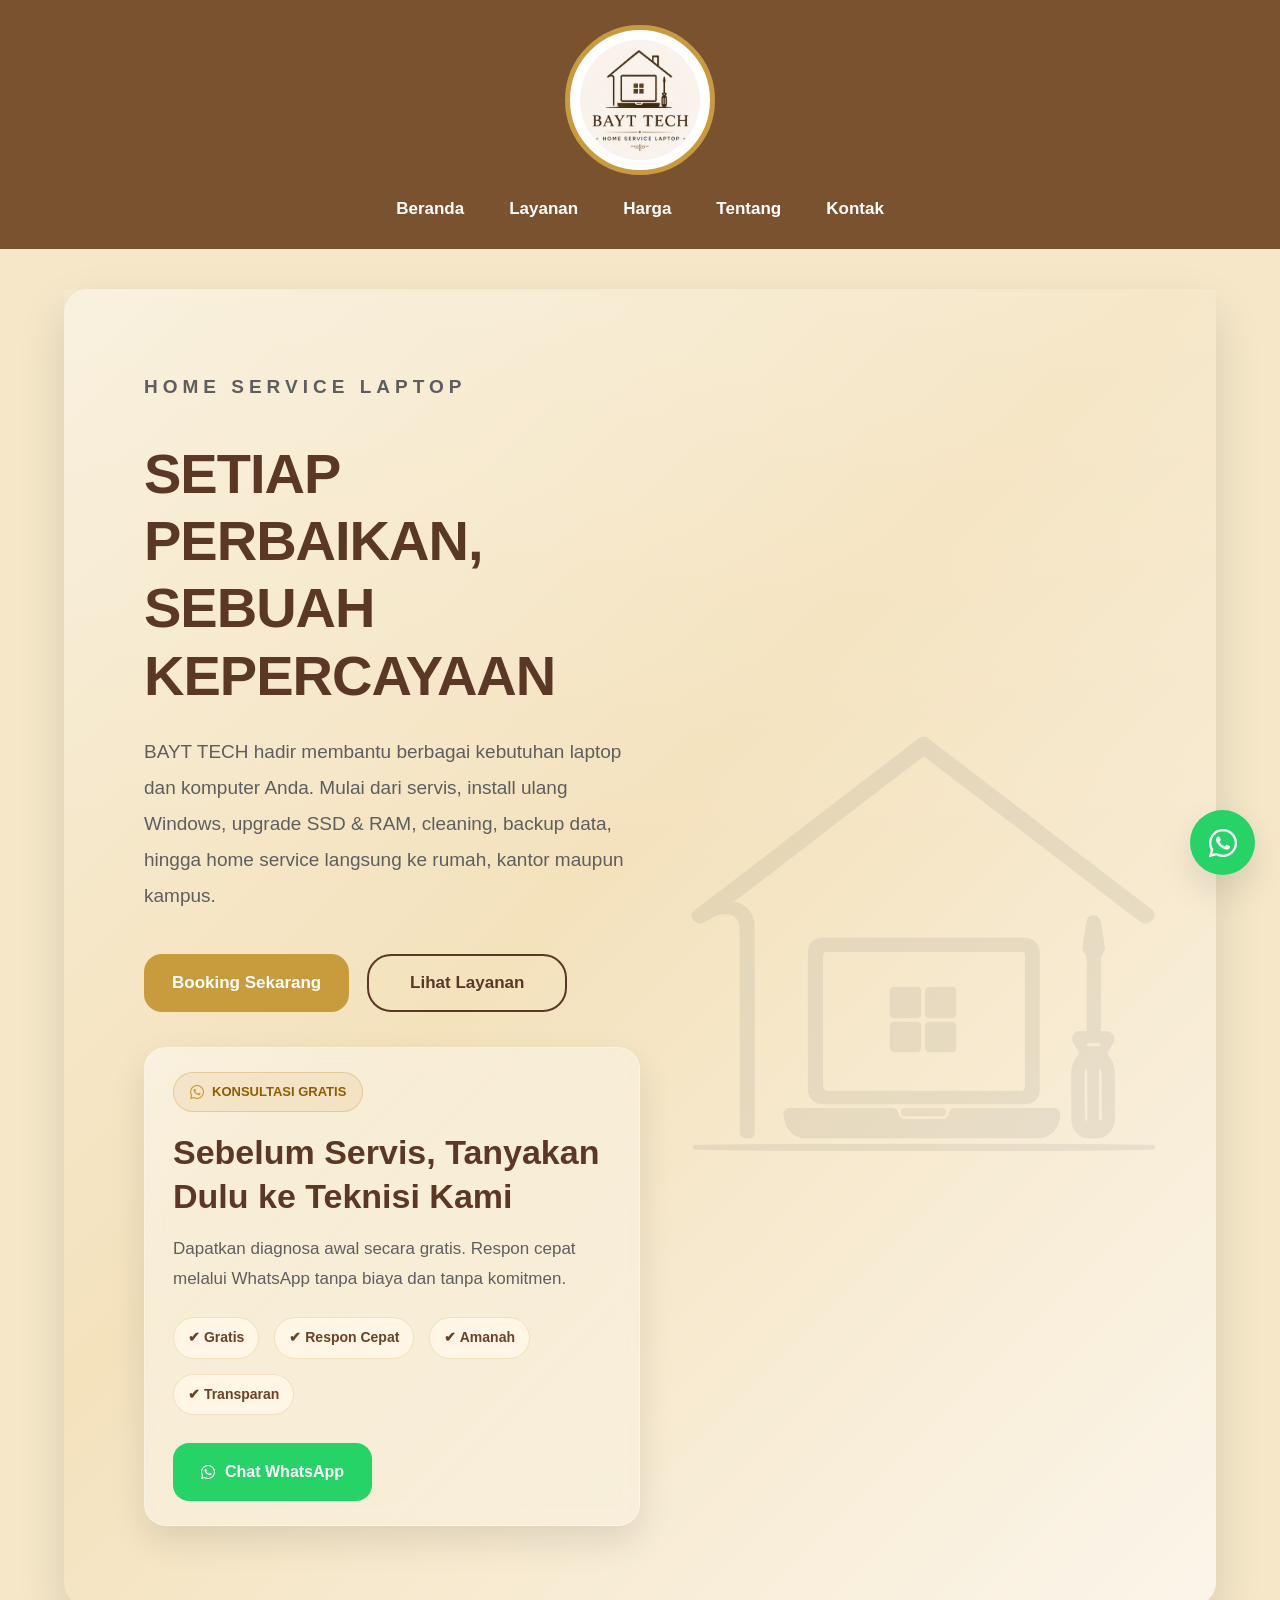
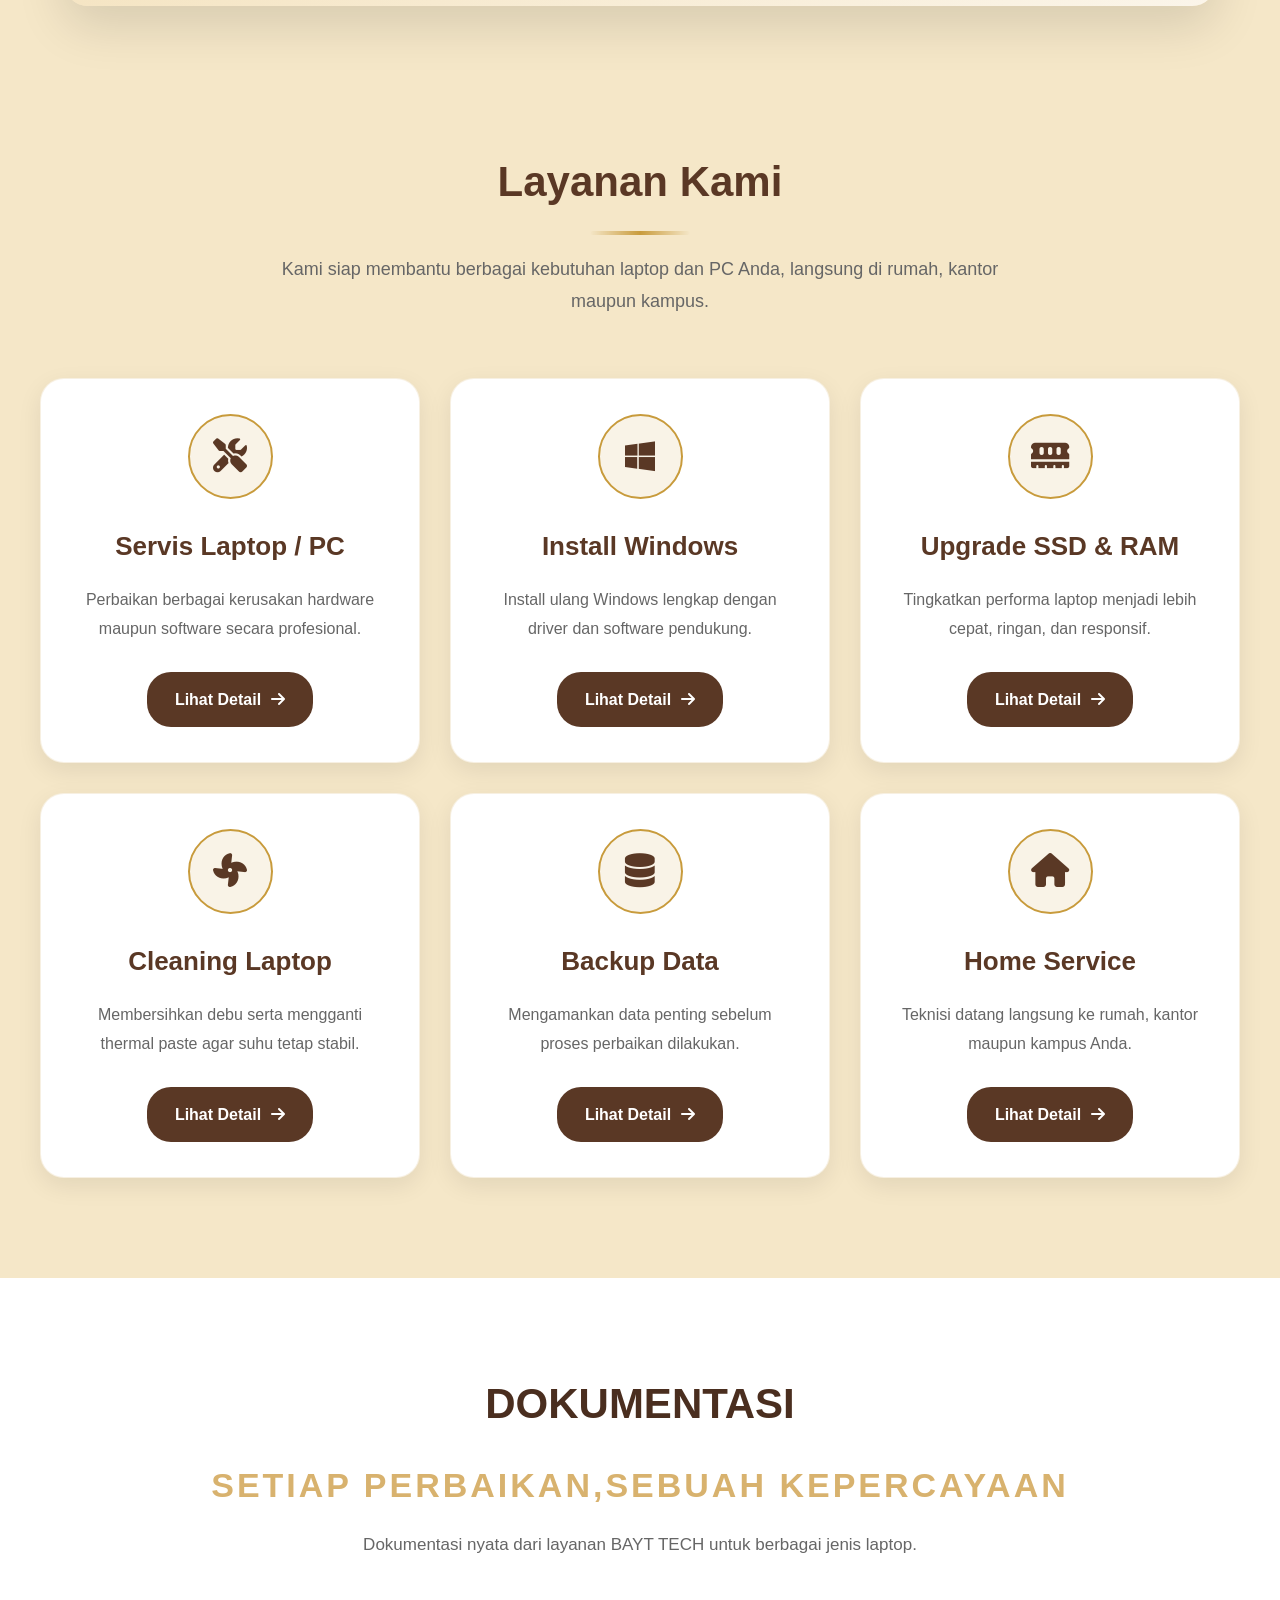
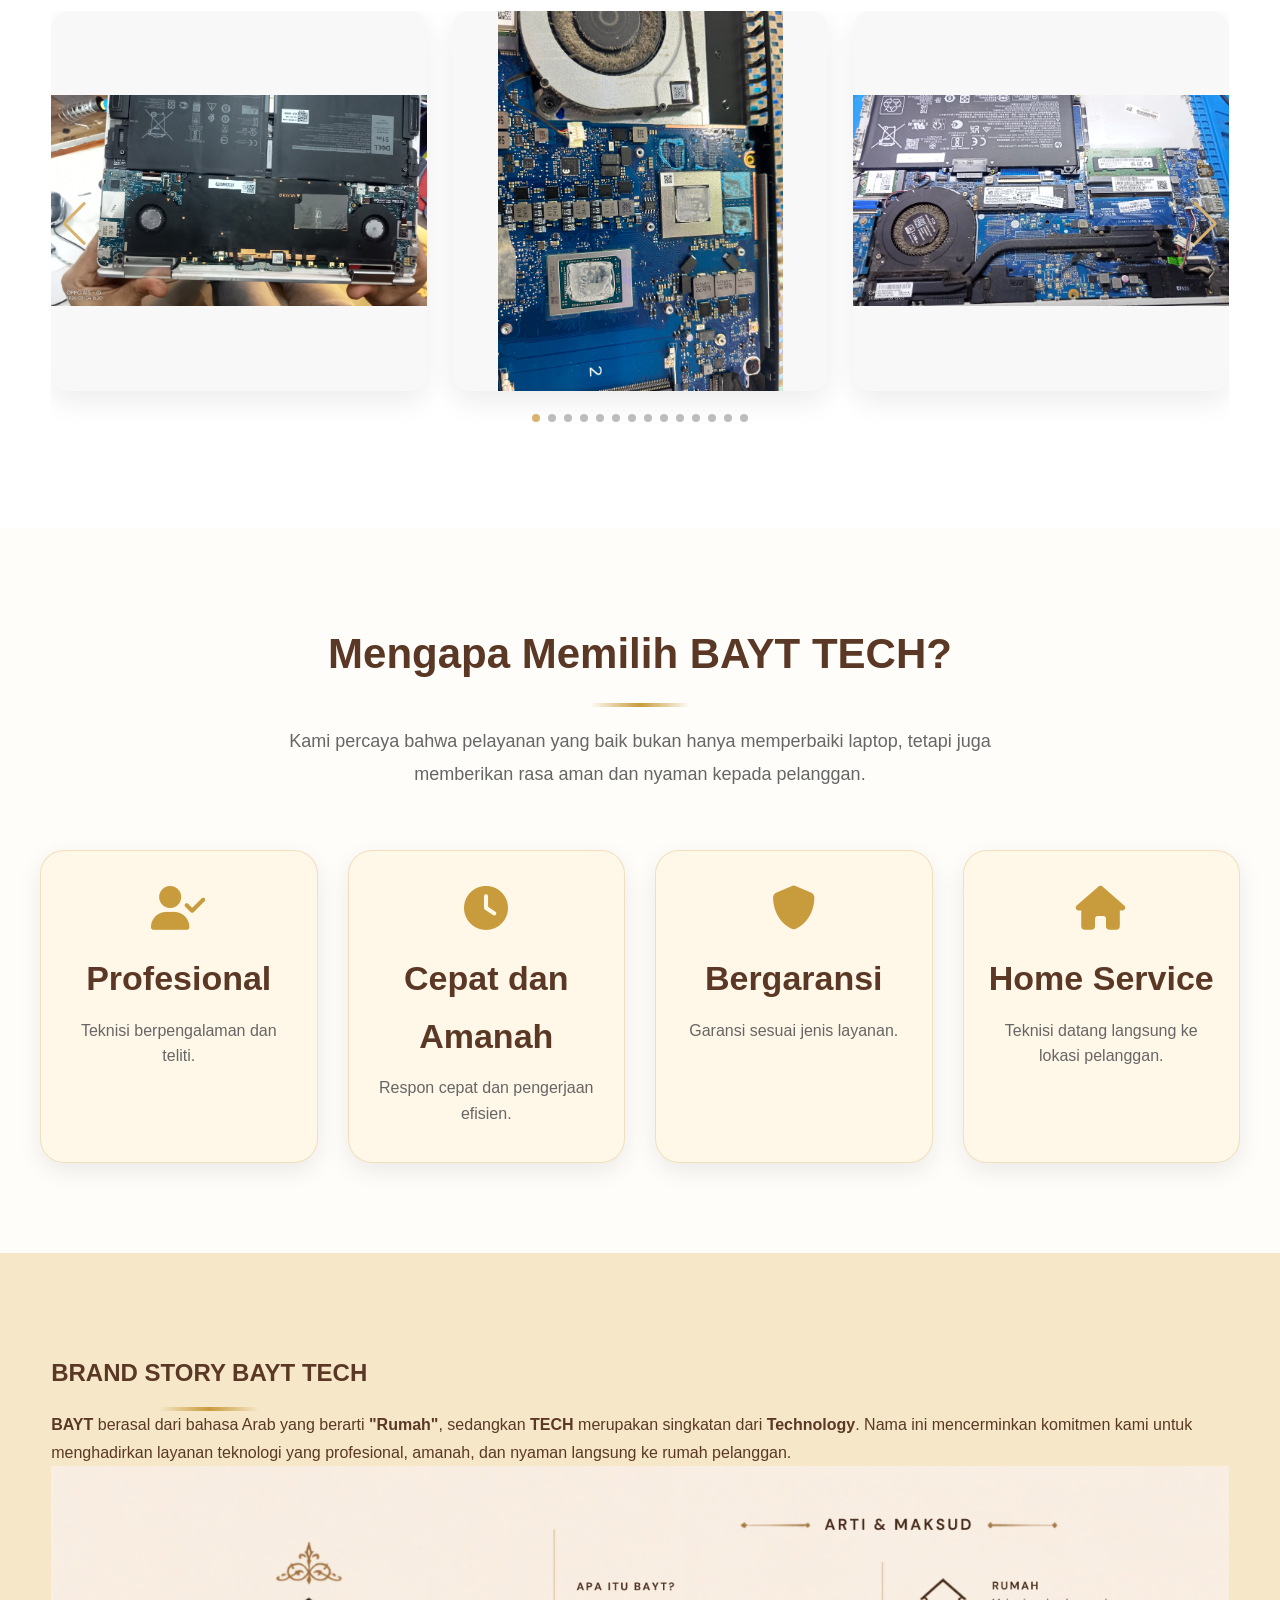
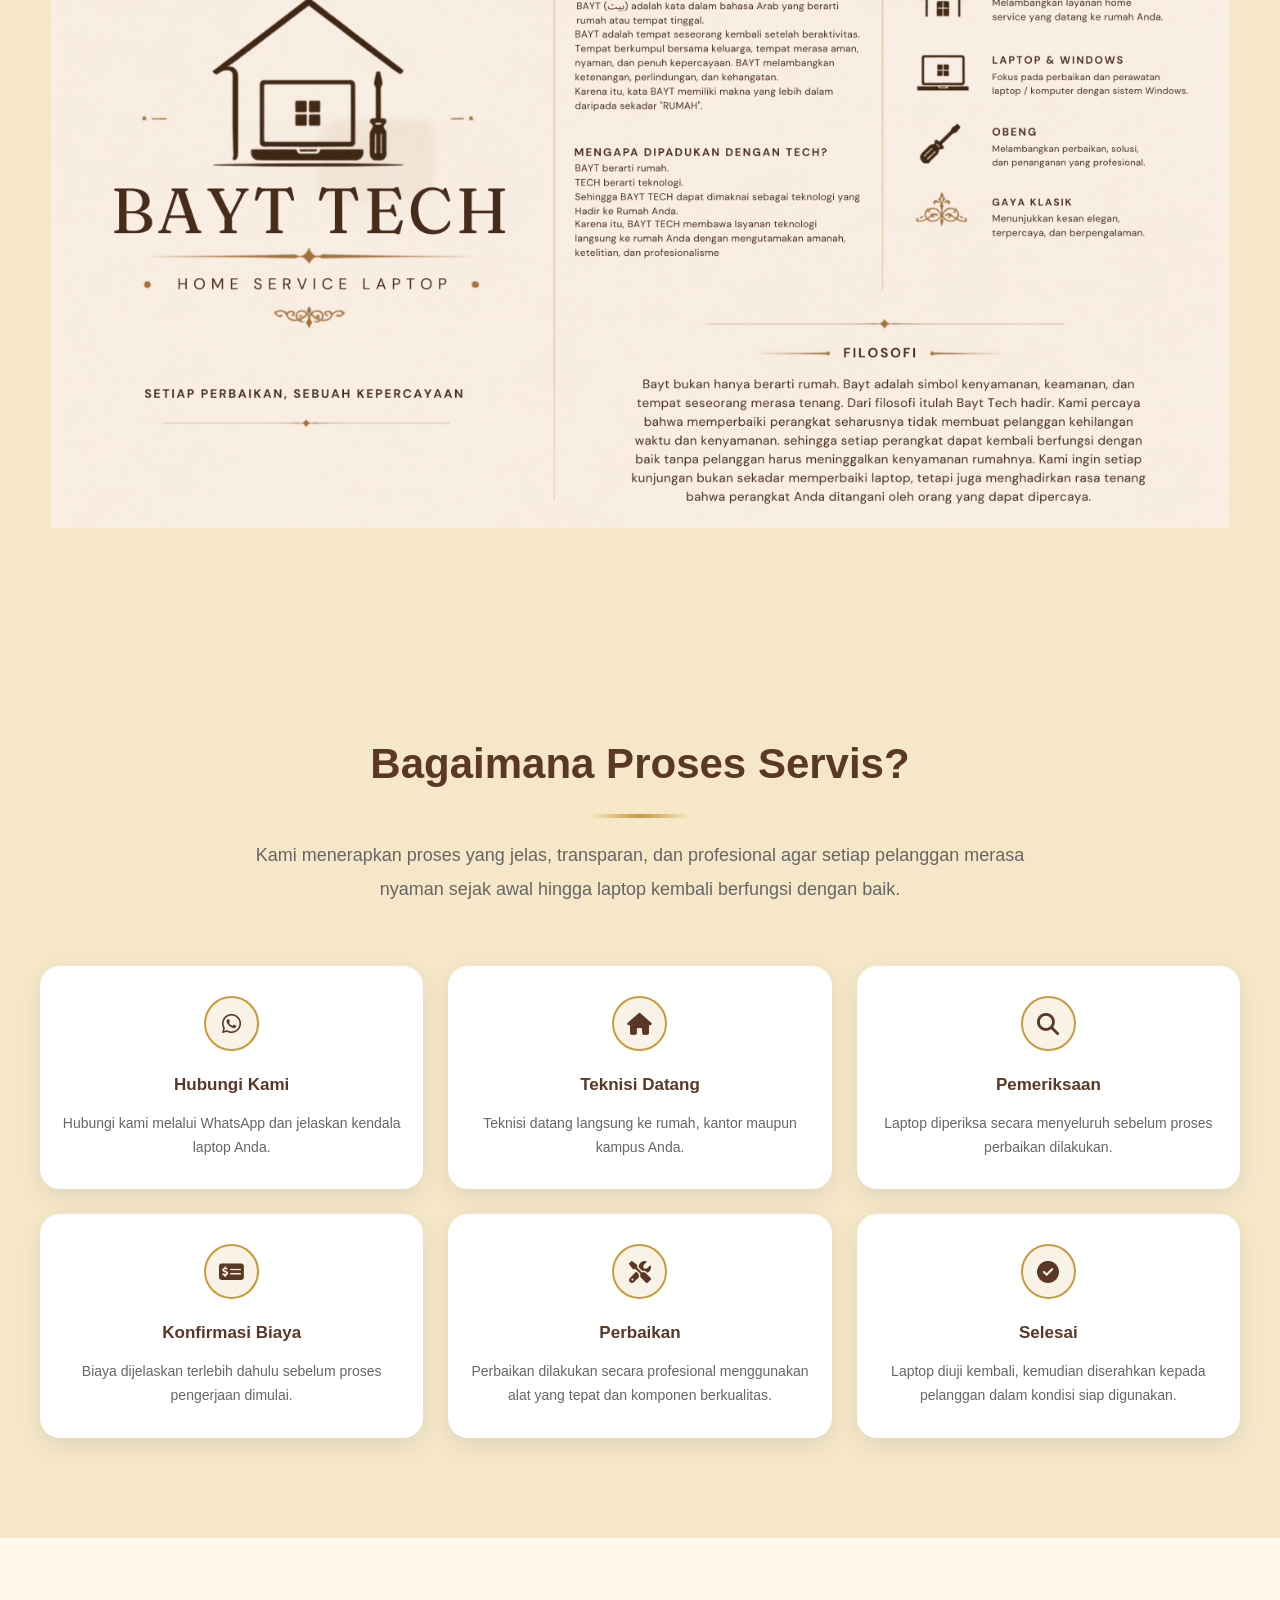
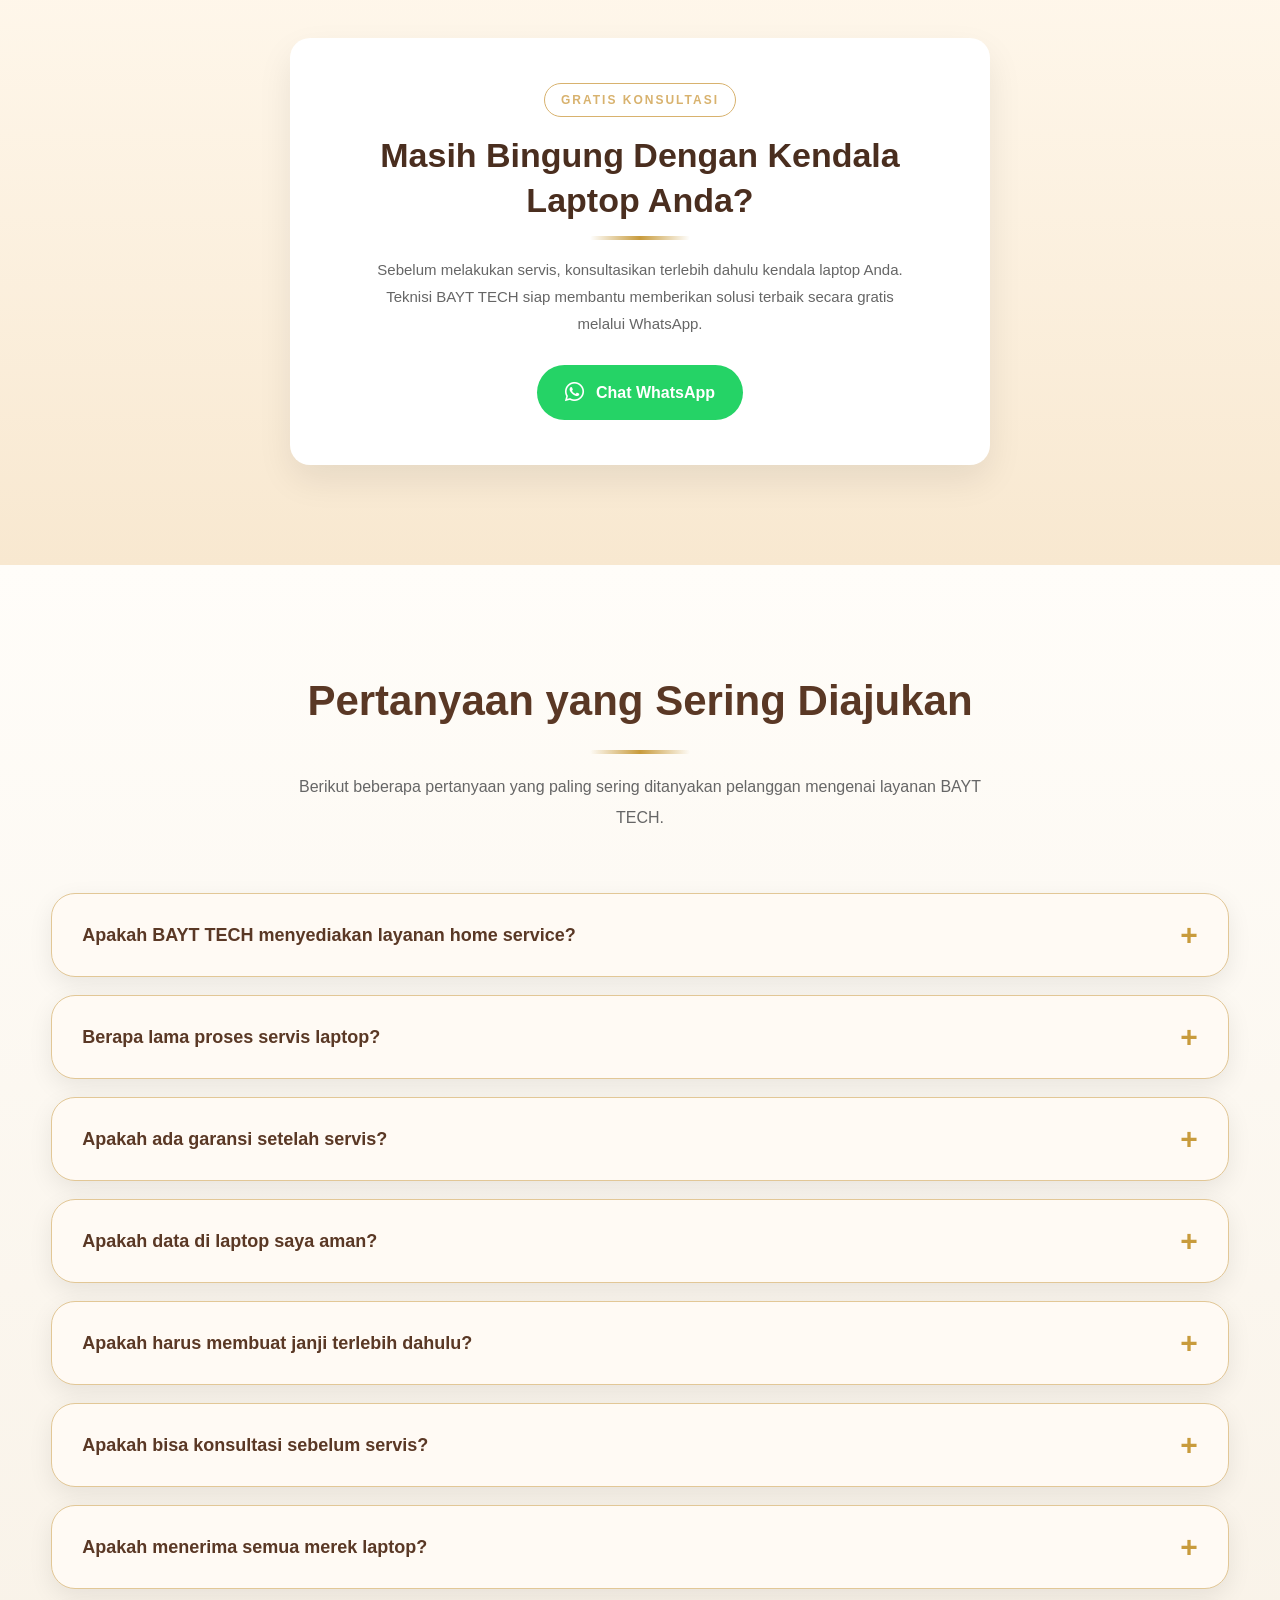
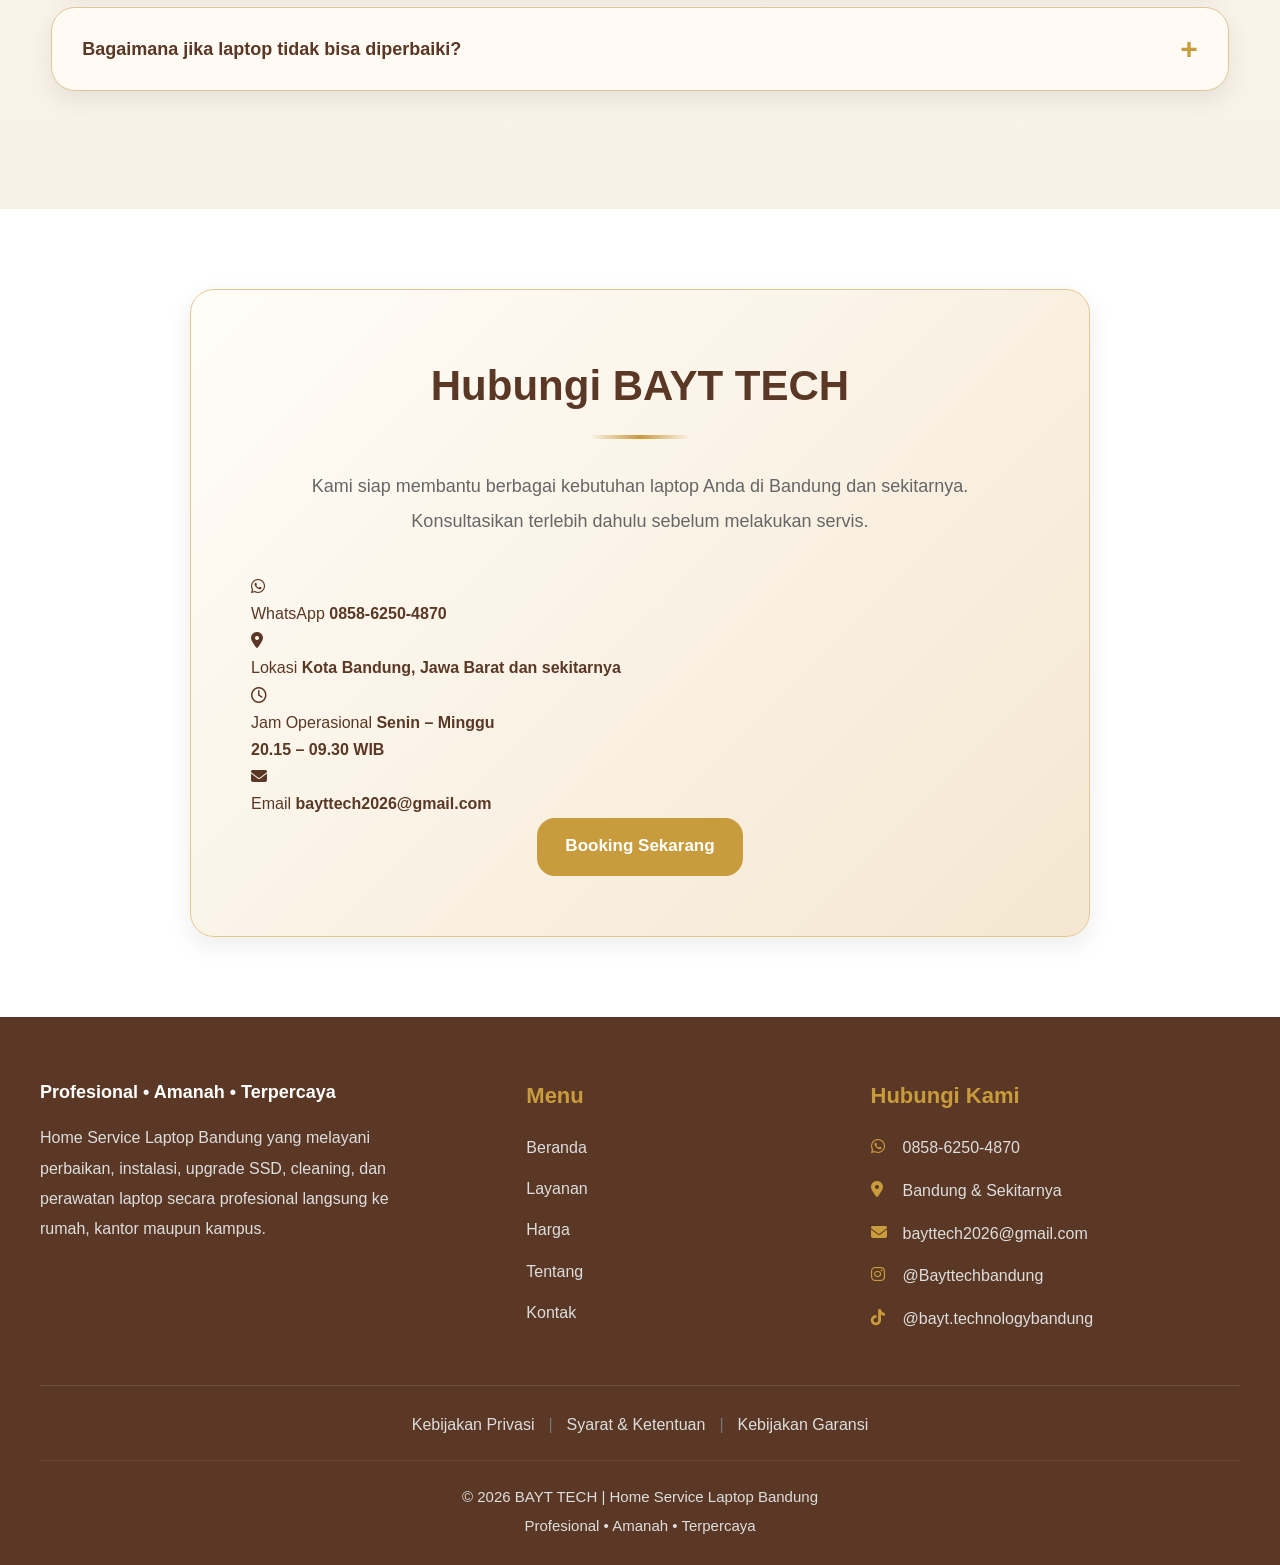
<file: index.html>
<!DOCTYPE html>
<html lang="id">

<head>

    <!-- =====================================================
         BASIC META
    ====================================================== -->

    <meta charset="UTF-8">

    <meta name="viewport"
          content="width=device-width, initial-scale=1.0">

    <title>BAYT TECH | Home Service Laptop Bandung - servis laptop panggilan</title>

    <meta name="description"
          content="BAYT TECH menyediakan layanan Home Service Laptop di Bandung. Servis Laptop, Install Windows, Upgrade SSD & RAM, Cleaning Laptop, Backup Data, dan Teknisi datang langsung ke rumah maupun kantor.">

    <meta name="keywords"
          content="Servis Laptop Bandung, Home Service Laptop Bandung, Install Windows Bandung, Upgrade SSD, Upgrade RAM, Cleaning Laptop, BAYT TECH">

    <meta name="author"
          content="BAYT TECH">

    <meta name="viewport" content="width=device-width, initial-scale=1.0">      
     
    <meta name="robots"
          content="index, follow">

    <meta name="theme-color"
          content="#4A2E1F">

    <!-- =====================================================
         FAVICON
    ====================================================== -->

    <link rel="icon"
          href="images/logo/favicon.ico"
          type="image/x-icon">

    <link rel="manifest"
          href="manifest.json">

    <!-- =====================================================
         OPEN GRAPH
    ====================================================== -->

    <meta property="og:type"
          content="website">

    <meta property="og:title"
          content="BAYT TECH | Home Service Laptop Bandung">

    <meta property="og:description"
          content="Setiap Perbaikan, Sebuah Kepercayaan.">

    <!-- =====================================================
         TWITTER
    ====================================================== -->

    <meta name="twitter:card"
          content="summary_large_image">

    <meta name="twitter:title"
          content="BAYT TECH | Home Service Laptop Bandung">

    <meta name="twitter:description"
          content="Setiap Perbaikan, Sebuah Kepercayaan.">

    <!-- =====================================================
         CSS
    ====================================================== -->
    
    <link rel="stylesheet" href="https://cdn.jsdelivr.net/npm/swiper@11/swiper-bundle.min.css">
    
    <link rel="stylesheet"
          href="style.css">

    <link rel="stylesheet"
          href="https://cdnjs.cloudflare.com/ajax/libs/font-awesome/6.5.2/css/all.min.css">

    <link rel="stylesheet"
          href="https://unpkg.com/aos@2.3.4/dist/aos.css">

    <link rel="preload"
      href="images/logo.png"
      as="image">

    <!-- =====================================================
         LOCAL BUSINESS SCHEMA
    ====================================================== -->

    <script type="application/ld+json">
{
    "@context":"https://schema.org",
    "@type":"ComputerRepair",
    "name":"BAYT TECH",
    "description":"Home Service Laptop Bandung. Servis Laptop, Install Windows, Upgrade SSD & RAM, Cleaning Laptop, Backup Data.",
    "image":"images/logo/logo.png",
    "slogan":"Setiap Perbaikan, Sebuah Kepercayaan.",
    "telephone":"+6285862504870",
    "address":{
        "@type":"PostalAddress",
        "addressLocality":"Bandung",
        "addressRegion":"Jawa Barat",
        "addressCountry":"ID"
    },
    "areaServed":"Bandung",
    "priceRange":"$$"
}
    </script>

    <!-- Google tag (gtag.js) -->
<script async src="https://www.googletagmanager.com/gtag/js?id=G-MCREHY342C"></script>
<script>
  window.dataLayer = window.dataLayer || [];
  function gtag(){dataLayer.push(arguments);}
  gtag('js', new Date());

  gtag('config', 'G-MCREHY342C');
</script>

</head>

<body>

<!-- =====================================================
     PRELOADER
====================================================== -->

<div id="preloader">

    <div class="loader-content">

        <img src="images/logo.png"
             alt="Logo BAYT TECH">

        <h2>BAYT TECH</h2>

        <p>
            Setiap Perbaikan, Sebuah Kepercayaan.
        </p>

        <div class="loader-spinner"></div>

    </div>

</div>

<!-- =====================================================
     HEADER
====================================================== -->

<header>

    <a href="index.html"
       class="logo">

        <img src="images/logo.png"
             alt="Logo BAYT TECH"
             loading="lazy"
     decoding="async">

    </a>

    <nav>

        <ul>

            <li><a href="#beranda">Beranda</a></li>

            <li><a href="#layanan">Layanan</a></li>

            <li><a href="harga.html">Harga</a></li>

            <li><a href="#tentang">Tentang</a></li>

            <li><a href="#kontak">Kontak</a></li>

        </ul>

    </nav>

</header>

<!-- =====================================================
     HERO
====================================================== -->

<section id="beranda"
         class="hero">

    <div class="hero-bg-logo"></div>

    <div class="hero-text"
         data-aos="fade-right">

        <p class="hero-subtitle">

            HOME SERVICE LAPTOP

        </p>

        <h1>

            SETIAP PERBAIKAN,
            <br>
            SEBUAH KEPERCAYAAN

        </h1>

        <p>

            BAYT TECH hadir membantu berbagai kebutuhan
            laptop dan komputer Anda.

            Mulai dari servis,
            install ulang Windows,
            upgrade SSD & RAM,
            cleaning,
            backup data,
            hingga home service langsung
            ke rumah, kantor maupun kampus.

        </p>

        <div class="hero-button">

            <a href="https://wa.me/6285862504870?text=Halo%20BAYT%20TECH.%0A%0ASaya%20ingin%20menggunakan%20layanan%20Home%20Service%20Laptop.%0A%0ANama%20:%0AAlamat%20:%0AJenis%20Laptop%20:%0AKeluhan%20:%0A%0ATerima%20kasih."
               target="_blank"
               target="_blank"
rel="noopener noreferrer"
               class="btn">

                Booking Sekarang

            </a>

            <a href="#layanan"
               class="btn2">

                Lihat Layanan

            </a>

        </div>

        <!-- CONSULT BANNER -->

        <div class="consult-banner">

            <div class="consult-badge">

                <i class="fa-brands fa-whatsapp"></i>

                <span>KONSULTASI GRATIS</span>

            </div>

            <h3>

                Sebelum Servis,
                Tanyakan Dulu ke Teknisi Kami

            </h3>

            <p>

                Dapatkan diagnosa awal secara gratis.
                Respon cepat melalui WhatsApp tanpa biaya
                dan tanpa komitmen.

            </p>

            <div class="consult-feature">

                <span>✔ Gratis</span>

                <span>✔ Respon Cepat</span>

                <span>✔ Amanah</span>

                <span>✔ Transparan</span>

            </div>

            <a href="https://wa.me/6285862504870?text=Halo%20BAYT%20TECH"
               target="_blank"
               target="_blank"
rel="noopener noreferrer"
               class="consult-button">

                <i class="fa-brands fa-whatsapp"></i>

                Chat WhatsApp

            </a>

        </div>

    </div>

</section>

<!-- =====================================================
     LAYANAN
====================================================== -->

<section id="layanan">

    <h2 data-aos="fade-up">

        Layanan Kami

    </h2>

    <p class="layanan-sub"
       data-aos="fade-up">

        Kami siap membantu berbagai kebutuhan laptop dan PC Anda,
        langsung di rumah, kantor maupun kampus.

    </p>

    <div class="service-grid">

        <!-- Servis Laptop -->

        <div class="service-card"
             data-aos="fade-up">

            <div class="icon">
                <i class="fa-solid fa-screwdriver-wrench"></i>
            </div>

            <h3>Servis Laptop / PC</h3>

            <p>

                Perbaikan berbagai kerusakan hardware
                maupun software secara profesional.

            </p>

            <a href="servis-laptop.html"
               class="service-btn">

                Lihat Detail

                <i class="fa-solid fa-arrow-right"></i>

            </a>

        </div>

        <!-- Install Windows -->

        <div class="service-card"
             data-aos="fade-up"
             data-aos-delay="100">

            <div class="icon">
                <i class="fa-brands fa-windows"></i>
            </div>

            <h3>Install Windows</h3>

            <p>

                Install ulang Windows lengkap
                dengan driver dan software pendukung.

            </p>

            <a href="install-windows.html"
               class="service-btn">

                Lihat Detail

                <i class="fa-solid fa-arrow-right"></i>

            </a>

        </div>

        <!-- Upgrade -->

        <div class="service-card"
             data-aos="fade-up"
             data-aos-delay="200">

            <div class="icon">
                <i class="fa-solid fa-memory"></i>
            </div>

            <h3>Upgrade SSD & RAM</h3>

            <p>

                Tingkatkan performa laptop menjadi
                lebih cepat, ringan, dan responsif.

            </p>

            <a href="upgrade-ssd.html"
               class="service-btn">

                Lihat Detail

                <i class="fa-solid fa-arrow-right"></i>

            </a>

        </div>

        <!-- Cleaning -->

        <div class="service-card"
             data-aos="fade-up">

            <div class="icon">
                <i class="fa-solid fa-fan"></i>
            </div>

            <h3>Cleaning Laptop</h3>

            <p>

                Membersihkan debu serta mengganti
                thermal paste agar suhu tetap stabil.

            </p>

            <a href="cleaning-laptop.html"
               class="service-btn">

                Lihat Detail

                <i class="fa-solid fa-arrow-right"></i>

            </a>

        </div>

        <!-- Backup -->

        <div class="service-card"
             data-aos="fade-up"
             data-aos-delay="100">

            <div class="icon">
                <i class="fa-solid fa-database"></i>
            </div>

            <h3>Backup Data</h3>

            <p>

                Mengamankan data penting sebelum
                proses perbaikan dilakukan.

            </p>

            <a href="backup-data.html"
               class="service-btn">

                Lihat Detail

                <i class="fa-solid fa-arrow-right"></i>

            </a>

        </div>

        <!-- Home Service -->

        <div class="service-card"
             data-aos="fade-up"
             data-aos-delay="200">

            <div class="icon">
                <i class="fa-solid fa-house"></i>
            </div>

            <h3>Home Service</h3>

            <p>

                Teknisi datang langsung ke rumah,
                kantor maupun kampus Anda.

            </p>

            <a href="home-service.html"
               class="service-btn">

                Lihat Detail

                <i class="fa-solid fa-arrow-right"></i>

            </a>

        </div>

    </div>

</section>

<!-- ================= GALERI ================= -->

<section class="gallery">

    <div class="container">

      <div class="gallery-header">

    <H2>DOKUMENTASI</H2>

    <span>SETIAP PERBAIKAN,SEBUAH KEPERCAYAAN</span>
    <p>
        Dokumentasi nyata dari layanan
BAYT TECH untuk berbagai jenis laptop.
    </p>

</div>

        <div class="swiper gallerySwiper">

            <div class="swiper-wrapper">

                <div class="swiper-slide">
                    <img src="images/gallery/gallery1.webp" alt="Gallery 1">
                </div>

                <div class="swiper-slide">
                    <img src="images/gallery/gallery2.webp" alt="Gallery 2">
                </div>

                <div class="swiper-slide">
                    <img src="images/gallery/gallery3.webp" alt="Gallery 3">
                </div>

                <div class="swiper-slide">
                    <img src="images/gallery/gallery4.webp" alt="Gallery 4">
                </div>

                <div class="swiper-slide">
                    <img src="images/gallery/gallery5.webp" alt="Gallery 5">
                </div>

                <div class="swiper-slide">
                    <img src="images/gallery/gallery6.webp" alt="Gallery 6">
                </div>

                <div class="swiper-slide">
                    <img src="images/gallery/gallery7.webp" alt="Gallery 7">
                </div>

                <div class="swiper-slide">
                    <img src="images/gallery/gallery8.webp" alt="Gallery 8">
                </div>

                <div class="swiper-slide">
                    <img src="images/gallery/gallery9.webp" alt="Gallery 9">
                </div>

                <div class="swiper-slide">
                    <img src="images/gallery/gallery10.webp" alt="Gallery 10">
                </div>

                <div class="swiper-slide">
                    <img src="images/gallery/gallery11.webp" alt="Gallery 11">
                </div>

                <div class="swiper-slide">
                    <img src="images/gallery/gallery12.webp" alt="Gallery 12">
                </div>

                <div class="swiper-slide">
                    <img src="images/gallery/gallery13.webp" alt="Gallery 13">
                </div>

                <div class="swiper-slide">
                    <img src="images/gallery/gallery14.webp" alt="Gallery 14">
                </div>


            </div>

            <div class="swiper-pagination"></div>

            <div class="swiper-button-prev"></div>

            <div class="swiper-button-next"></div>

        </div>

    </div>

</section>

<!-- =====================================================
     MENGAPA MEMILIH BAYT TECH
====================================================== -->

<section id="tentang"
         class="statistik">

    <h2 data-aos="fade-up">

        Mengapa Memilih BAYT TECH?

    </h2>

    <p data-aos="fade-up">

        Kami percaya bahwa pelayanan yang baik
        bukan hanya memperbaiki laptop,
        tetapi juga memberikan rasa aman
        dan nyaman kepada pelanggan.

    </p>

    <div class="statistik-grid">

        <div class="stat-card"
             data-aos="zoom-in">

            <i class="fa-solid fa-user-check"></i>

            <h3>Profesional</h3>

            <span>

                Teknisi berpengalaman
                dan teliti.

            </span>

        </div>

        <div class="stat-card"
             data-aos="zoom-in"
             data-aos-delay="100">

            <i class="fa-solid fa-clock"></i>

            <h3>Cepat dan Amanah</h3>

            <span>

                Respon cepat
                dan pengerjaan efisien.

            </span>

        </div>

        <div class="stat-card"
             data-aos="zoom-in"
             data-aos-delay="200">

            <i class="fa-solid fa-shield"></i>

            <h3>Bergaransi</h3>

            <span>

                Garansi sesuai
                jenis layanan.

            </span>

        </div>

        <div class="stat-card"
             data-aos="zoom-in"
             data-aos-delay="300">

            <i class="fa-solid fa-house"></i>

            <h3>Home Service</h3>

            <span>

                Teknisi datang
                langsung ke lokasi pelanggan.

            </span>

        </div>

    </div>

</section>

<!-- =====================================================
     BRAND STORY BAYT TECH
====================================================== -->

<section class="bayt-story">

    <div class="container">

        <div class="section-title">

            <h2>BRAND STORY BAYT TECH</h2>

            <p>

                <strong>BAYT</strong> berasal dari bahasa Arab yang berarti
                <strong>"Rumah"</strong>, sedangkan
                <strong>TECH</strong> merupakan singkatan dari
                <strong>Technology</strong>.

                Nama ini mencerminkan komitmen kami untuk menghadirkan
                layanan teknologi yang profesional, amanah,
                dan nyaman langsung ke rumah pelanggan.

            </p>

        </div>

        <img src="images/background-bayt-tech.png"
             alt="Brand Story BAYT TECH"
             class="bayt-story-image"
             loading="lazy"
     decoding="async">

    </div>

</section>

<!-- =====================================================
     PROSES LAYANAN
====================================================== -->

<section class="service-process">

    <div class="process-header">

        

        <h2>

            Bagaimana Proses Servis?

        </h2>

        <p>

            Kami menerapkan proses yang jelas,
            transparan, dan profesional
            agar setiap pelanggan merasa nyaman
            sejak awal hingga laptop kembali
            berfungsi dengan baik.

        </p>

    </div>

    <div class="process-grid">

        <!-- STEP 1 -->

        <div class="process-card reveal reveal-delay-1">

            <div class="process-icon">

                <i class="fa-brands fa-whatsapp"></i>

            </div>

            <h3>Hubungi Kami</h3>

            <p>

                Hubungi kami melalui WhatsApp
                dan jelaskan kendala laptop Anda.

            </p>

        </div>

        <!-- STEP 2 -->

         <div class="process-card reveal reveal-delay-2">

            <div class="process-icon">

                <i class="fa-solid fa-house"></i>

            </div>

            <h3>Teknisi Datang</h3>

            <p>

                Teknisi datang langsung ke rumah,
                kantor maupun kampus Anda.

            </p>

        </div>

        <!-- STEP 3 -->

        <div class="process-card reveal reveal-delay-3">

            <div class="process-icon">

                <i class="fa-solid fa-magnifying-glass"></i>

            </div>

            <h3>Pemeriksaan</h3>

            <p>

                Laptop diperiksa secara menyeluruh
                sebelum proses perbaikan dilakukan.

            </p>

        </div>

        <!-- STEP 4 -->

        <div class="process-card reveal reveal-delay-4">

            <div class="process-icon">

                <i class="fa-solid fa-money-check-dollar"></i>

            </div>

            <h3>Konfirmasi Biaya</h3>

            <p>

                Biaya dijelaskan terlebih dahulu
                sebelum proses pengerjaan dimulai.

            </p>

        </div>

        <!-- STEP 5 -->

        <div class="process-card reveal reveal-delay-5">

            <div class="process-icon">

                <i class="fa-solid fa-screwdriver-wrench"></i>

            </div>

            <h3>Perbaikan</h3>

            <p>

                Perbaikan dilakukan secara profesional
                menggunakan alat yang tepat
                dan komponen berkualitas.

            </p>

        </div>

        <!-- STEP 6 -->

        <div class="process-card reveal reveal-delay-5">

            <div class="process-icon">

                <i class="fa-solid fa-circle-check"></i>

            </div>

            <h3>Selesai</h3>

            <p>

                Laptop diuji kembali,
                kemudian diserahkan kepada pelanggan
                dalam kondisi siap digunakan.

            </p>

        </div>

    </div>

</section>

<!-- ===========================================
            PREMIUM CTA
=========================================== -->

<section class="cta-premium">

    <div class="container">

        <div class="cta-box">

            <span class="cta-badge">
                GRATIS KONSULTASI
            </span>

            <h2>
                Masih Bingung Dengan Kendala Laptop Anda?
            </h2>

            <p>
                Sebelum melakukan servis, konsultasikan terlebih dahulu
                kendala laptop Anda. Teknisi BAYT TECH siap membantu
                memberikan solusi terbaik secara gratis melalui WhatsApp.
            </p>

            <a href="https://wa.me/6285862504870"
               target="_blank"
               rel="noopener noreferrer"
               class="cta-button">

                <i class="fa-brands fa-whatsapp"></i>

                Chat WhatsApp

            </a>

        </div>

    </div>

</section>


<!-- =====================================================
     FAQ
====================================================== -->

<section class="faq">

    <div class="container">

        <div class="section-title">

            <h2>

                Pertanyaan yang Sering Diajukan

            </h2>

            <p>

                Berikut beberapa pertanyaan yang paling
                sering ditanyakan pelanggan mengenai
                layanan BAYT TECH.

            </p>

        </div>

        <!-- FAQ 1 -->

        <div class="faq-item">

            <button class="faq-question">

                Apakah BAYT TECH menyediakan layanan home service?

                <span>+</span>

            </button>

            <div class="faq-answer">

                <p>

                    Ya.
                    Kami menyediakan layanan home service
                    untuk wilayah Bandung dan sekitarnya,
                    sehingga Anda tidak perlu membawa
                    laptop ke tempat servis.

                </p>

            </div>

        </div>

        <!-- FAQ 2 -->

        <div class="faq-item">

            <button class="faq-question">

                Berapa lama proses servis laptop?

                <span>+</span>

            </button>

            <div class="faq-answer">

                <p>

                    Lama pengerjaan tergantung tingkat
                    kerusakan.
                    Servis ringan biasanya selesai
                    pada hari yang sama.

                </p>

            </div>

        </div>

        <!-- FAQ 3 -->

        <div class="faq-item">

            <button class="faq-question">

                Apakah ada garansi setelah servis?

                <span>+</span>

            </button>

            <div class="faq-answer">

                <p>

                    Ya.
                    Garansi diberikan sesuai
                    jenis layanan dan komponen
                    yang diganti.

                </p>

            </div>

        </div>

        <!-- FAQ 4 -->

        <div class="faq-item">

            <button class="faq-question">

                Apakah data di laptop saya aman?

                <span>+</span>

            </button>

            <div class="faq-answer">

                <p>

                    Kami menjaga privasi pelanggan.
                    Data tidak akan dibuka,
                    dipindahkan,
                    maupun disebarkan
                    tanpa izin.

                </p>

            </div>

        </div>

        <!-- FAQ 5 -->

        <div class="faq-item">

            <button class="faq-question">

                Apakah harus membuat janji terlebih dahulu?

                <span>+</span>

            </button>

            <div class="faq-answer">

                <p>

                    Sangat disarankan
                    agar teknisi dapat datang
                    sesuai jadwal yang disepakati.

                </p>

            </div>

        </div>

        <!-- FAQ 6 -->

        <div class="faq-item">

            <button class="faq-question">

                Apakah bisa konsultasi sebelum servis?

                <span>+</span>

            </button>

            <div class="faq-answer">

                <p>

                    Tentu.
                    Konsultasi awal dapat dilakukan
                    melalui WhatsApp
                    tanpa biaya.

                </p>

            </div>

        </div>

        <!-- FAQ 7 -->

        <div class="faq-item">

            <button class="faq-question">

                Apakah menerima semua merek laptop?

                <span>+</span>

            </button>

            <div class="faq-answer">

                <p>

                    Ya.
                    Kami melayani ASUS,
                    Acer,
                    HP,
                    Lenovo,
                    Dell,
                    MSI,
                    Apple,
                    dan berbagai merek lainnya.

                </p>

            </div>

        </div>

        <!-- FAQ 8 -->

        <div class="faq-item">

            <button class="faq-question">

                Bagaimana jika laptop tidak bisa diperbaiki?

                <span>+</span>

            </button>

            <div class="faq-answer">

                <p>

                    Kami akan menjelaskan hasil pemeriksaan
                    secara jujur serta memberikan
                    rekomendasi terbaik
                    sebelum tindakan apa pun dilakukan.

                </p>

            </div>

        </div>

    </div>

</section>

<!-- =====================================================
     KONTAK
====================================================== -->

<section id="kontak"
         class="service-detail">

    <div class="service-container">

        <!-- Informasi -->

        <div class="service-content"
             data-aos="fade-right">

            <h2>

                Hubungi BAYT TECH

            </h2>

            <p class="contact-desc">

                Kami siap membantu berbagai kebutuhan
                laptop Anda di Bandung dan sekitarnya.
                Konsultasikan terlebih dahulu
                sebelum melakukan servis.

            </p>

            <div class="contact-list">

                <div class="contact-item">

                    <i class="fa-brands fa-whatsapp"></i>

                    <div>

                        <span>WhatsApp</span>

                        <strong>

                            0858-6250-4870

                        </strong>

                    </div>

                </div>

                <div class="contact-item">

                    <i class="fa-solid fa-location-dot"></i>

                    <div>

                        <span>Lokasi</span>

                        <strong>

                            Kota Bandung,
                            Jawa Barat
                            dan sekitarnya

                        </strong>

                    </div>

                </div>

                <div class="contact-item">

                    <i class="fa-regular fa-clock"></i>

                    <div>

                        <span>Jam Operasional</span>

                        <strong>

                            Senin – Minggu
                            <br>
                            20.15 – 09.30 WIB

                        </strong>

                    </div>

                </div>

                <div class="contact-item">

                    <i class="fa-solid fa-envelope"></i>

                    <div>

                        <span>Email</span>

                        <strong>

                            bayttech2026@gmail.com

                        </strong>

                    </div>

                </div>

            </div>

            <div class="detail-button">

                <a href="https://wa.me/6285862504870?text=Halo%20BAYT%20TECH.%0A%0ASaya%20ingin%20menggunakan%20layanan%20Home%20Service%20Laptop.%0A%0ANama%20:%0AAlamat%20:%0AJenis%20Laptop%20:%0AKeluhan%20:%0A%0ATerima%20kasih."
                   target="_blank"
                   class="btn">

                    Booking Sekarang

                </a>

            </div>

        </div>


    </div>

</section>

<!-- =====================================================
                        FOOTER
====================================================== -->

<footer>

    <div class="footer-container">

        <!-- ================= ABOUT ================= -->

        <div class="footer-about">


            <h4 class="footer-tagline">

                Profesional • Amanah • Terpercaya

            </h4>

            <p>

                Home Service Laptop Bandung yang melayani
                perbaikan, instalasi, upgrade SSD, cleaning,
                dan perawatan laptop secara profesional
                langsung ke rumah, kantor maupun kampus.

            </p>

        </div>

        <!-- ================= MENU ================= -->

        <div>

            <h3 class="footer-title">

                Menu

            </h3>

            <ul class="footer-links">

                <li><a href="#beranda">Beranda</a></li>

                <li><a href="#layanan">Layanan</a></li>

                <li><a href="harga.html">Harga</a></li>

                <li><a href="#tentang">Tentang</a></li>

                <li><a href="#kontak">Kontak</a></li>

            </ul>

        </div>

        <!-- ================= KONTAK ================= -->

        <div class="footer-contact">

            <h3 class="footer-title">

                Hubungi Kami

            </h3>

            <div class="contact-info">

                <p>

                    <i class="fa-brands fa-whatsapp"></i>

                    <a href="https://wa.me/6285862504870" target="_blank">

                        0858-6250-4870

                    </a>

                </p>

                <p>

                    <i class="fa-solid fa-location-dot"></i>

                    Bandung & Sekitarnya

                </p>

                <p>

                    <i class="fa-solid fa-envelope"></i>

                    <a href="mailto:bayttech2026@gmail.com">

                        bayttech2026@gmail.com

                    </a>

                </p>

                <p>

                    <i class="fa-brands fa-instagram"></i>

                    <a href="https://www.instagram.com/Bayttechbandung" target="_blank">

                        @Bayttechbandung

                    </a>

                </p>

                <p>

                    <i class="fa-brands fa-tiktok"></i>

                    <a href="https://www.tiktok.com/@bayt.technologybandung" target="_blank">

                        @bayt.technologybandung

                    </a>

                </p>

            </div>

        </div>

    </div>

    <!-- ================= LEGAL ================= -->

    <div class="footer-divider"></div>

    <div class="footer-legal">

        <a href="privacy-policy.html">

            Kebijakan Privasi

        </a>

        <span>|</span>

        <a href="terms.html">

            Syarat & Ketentuan

        </a>

        <span>|</span>

        <a href="garansi.html">

            Kebijakan Garansi

        </a>

    </div>

    <!-- ================= COPYRIGHT ================= -->

    <div class="footer-bottom">

        © 2026 BAYT TECH | Home Service Laptop Bandung

        <br>

        Profesional • Amanah • Terpercaya

    </div>

</footer>

<!-- =====================================================
     FLOATING WHATSAPP
====================================================== -->

<a href="https://wa.me/6285862504870?text=Halo%20BAYT%20TECH.%0ASaya%20ingin%20menggunakan%20layanan%20Home%20Service%20Laptop."
   class="floating-wa"
   target="_blank"
   aria-label="Chat WhatsApp">

    <i class="fa-brands fa-whatsapp"></i>

</a>

<!-- =====================================================
     SCROLL TO TOP
====================================================== -->

<button id="scrollTopBtn"
        aria-label="Kembali ke atas">

    <i class="fa-solid fa-arrow-up"></i>

</button>

<!-- =====================================================
     JAVASCRIPT
====================================================== -->

<script src="https://unpkg.com/aos@2.3.4/dist/aos.js"></script>

<script>

    AOS.init({

        duration: 900,
        once: true

    });

</script>

<script src="script.js" defer></script>

<script src="https://cdn.jsdelivr.net/npm/swiper@11/swiper-bundle.min.js"></script>



</body>

</html>
</file>
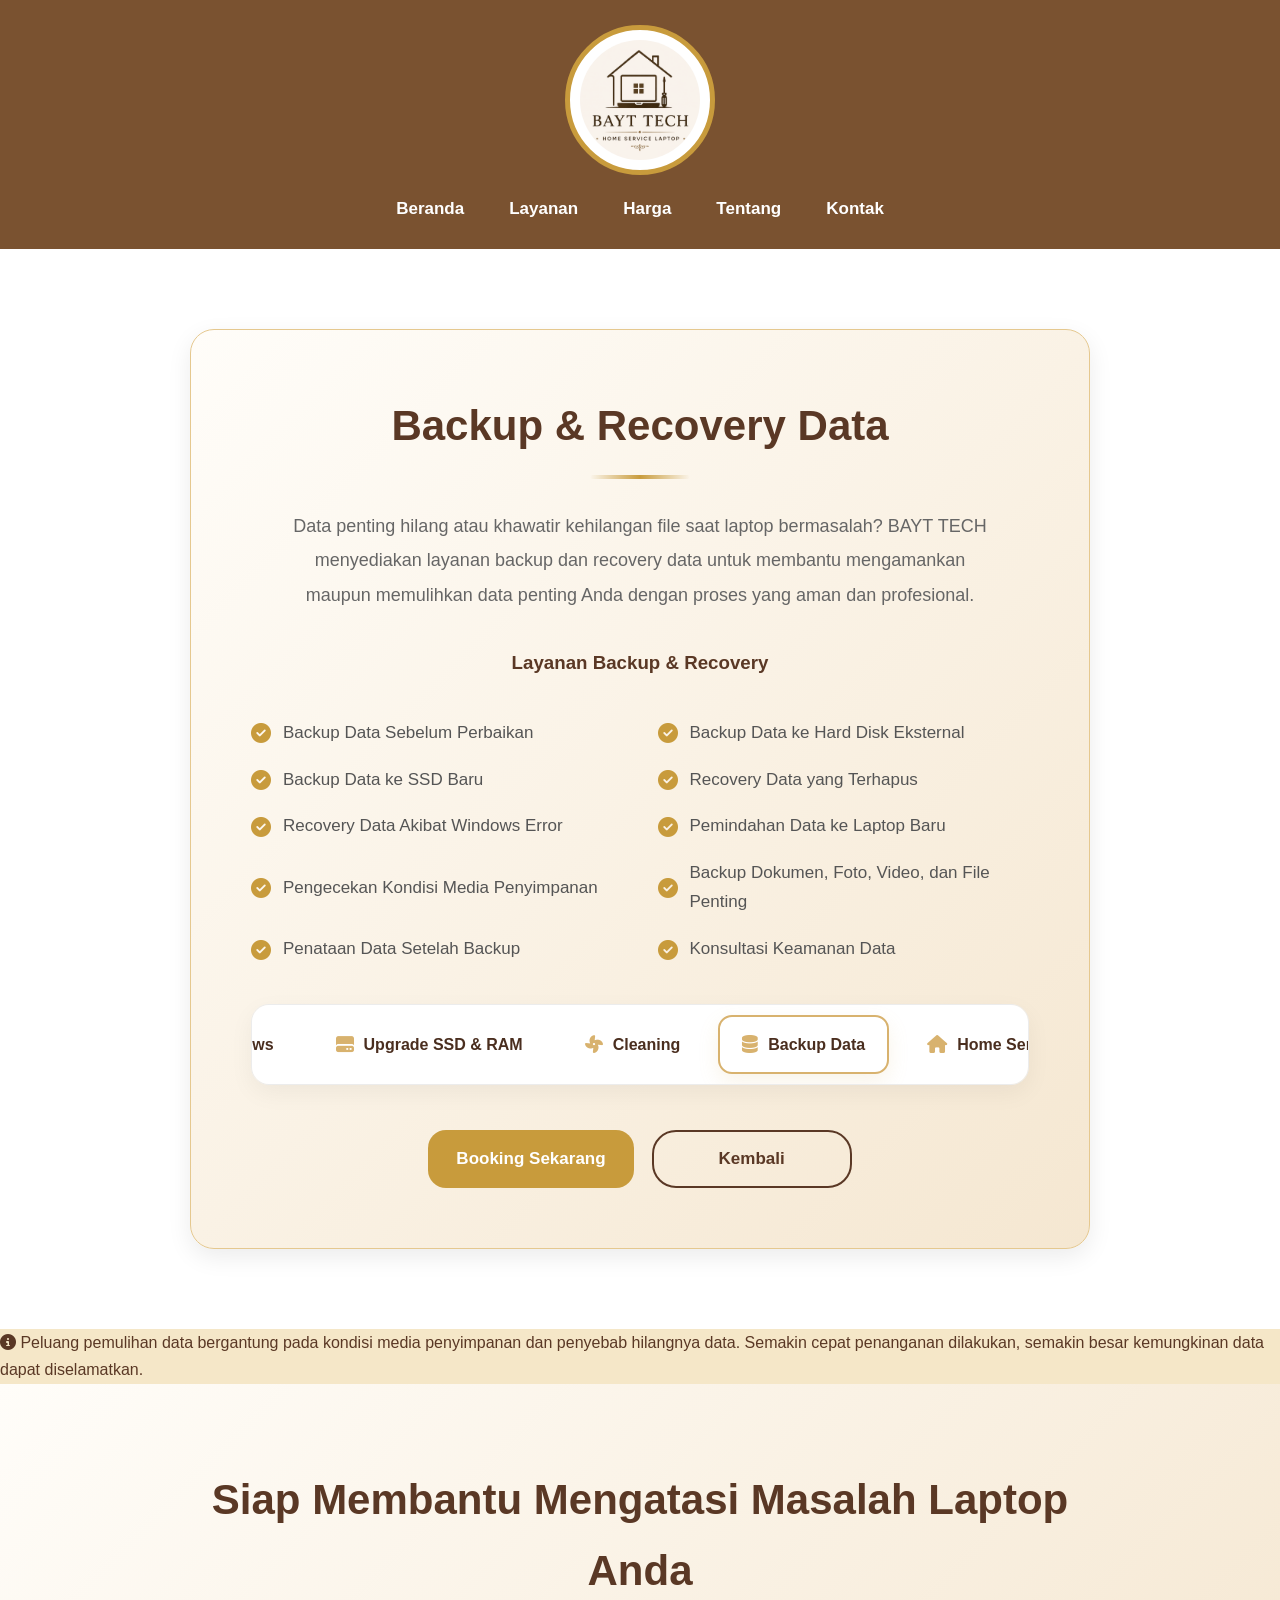
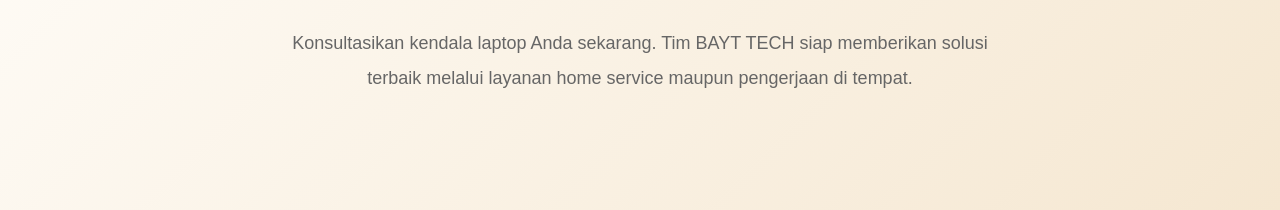
<file: backup-data.html>
<!DOCTYPE html>
<html lang="id">
<head>

    <meta charset="UTF-8">

    <meta name="viewport" content="width=device-width, initial-scale=1.0">

    <title>backup-data | BAYT TECH</title>

    <link rel="stylesheet" href="style.css">

    <link rel="stylesheet" href="https://cdnjs.cloudflare.com/ajax/libs/font-awesome/6.5.2/css/all.min.css">

    <!-- Google tag (gtag.js) -->
<script async src="https://www.googletagmanager.com/gtag/js?id=G-MCREHY342C"></script>
<script>
  window.dataLayer = window.dataLayer || [];
  function gtag(){dataLayer.push(arguments);}
  gtag('js', new Date());

  gtag('config', 'G-MCREHY342C');
</script>

</head>

<body>

<header>

    <a href="index.html" class="logo">
        <img src="images/logo.png" alt="Logo BAYT TECH">
    </a>

    <nav>
        <ul>
            <li><a href="index.html">Beranda</a></li>
            <li><a href="index.html#layanan">Layanan</a></li>
            <li><a href="index.html#harga">Harga</a></li>
            <li><a href="index.html#tentang">Tentang</a></li>
            <li><a href="index.html#kontak">Kontak</a></li>
        </ul>
    </nav>

</header>

<!-- ===================== BACKUP & RECOVERY DATA ===================== -->

<section class="service-detail">

    <div class="service-container">

        <div class="service-content">

            <h2>Backup & Recovery Data</h2>

            <p>
                Data penting hilang atau khawatir kehilangan file saat laptop bermasalah?
                BAYT TECH menyediakan layanan backup dan recovery data untuk membantu
                mengamankan maupun memulihkan data penting Anda dengan proses yang aman
                dan profesional.
            </p>

            <h3>Layanan Backup & Recovery</h3>

            <ul>

                <li><i class="fa-solid fa-circle-check"></i> Backup Data Sebelum Perbaikan</li>

                <li><i class="fa-solid fa-circle-check"></i> Backup Data ke Hard Disk Eksternal</li>

                <li><i class="fa-solid fa-circle-check"></i> Backup Data ke SSD Baru</li>

                <li><i class="fa-solid fa-circle-check"></i> Recovery Data yang Terhapus</li>

                <li><i class="fa-solid fa-circle-check"></i> Recovery Data Akibat Windows Error</li>

                <li><i class="fa-solid fa-circle-check"></i> Pemindahan Data ke Laptop Baru</li>

                <li><i class="fa-solid fa-circle-check"></i> Pengecekan Kondisi Media Penyimpanan</li>

                <li><i class="fa-solid fa-circle-check"></i> Backup Dokumen, Foto, Video, dan File Penting</li>

                <li><i class="fa-solid fa-circle-check"></i> Penataan Data Setelah Backup</li>

                <li><i class="fa-solid fa-circle-check"></i> Konsultasi Keamanan Data</li>

            </ul>

            <!-- ================= NAVIGASI LAYANAN ================= -->

<div class="service-nav-wrapper">

    <div class="service-nav">

        <a href="servis-laptop.html" class="service-nav-item">
            <i class="fa-solid fa-laptop"></i>
            <span>Servis Laptop</span>
        </a>

        <a href="install-windows.html" class="service-nav-item">
            <i class="fa-brands fa-windows"></i>
            <span>Install Windows</span>
        </a>

        <a href="upgrade-ssd.html" class="service-nav-item">
            <i class="fa-solid fa-hard-drive"></i>
            <span>Upgrade SSD & RAM</span>
        </a>

        <a href="cleaning-laptop.html" class="service-nav-item">
            <i class="fa-solid fa-fan"></i>
            <span>Cleaning</span>
        </a>

        <a href="backup-data.html" class="service-nav-item active">
            <i class="fa-solid fa-database"></i>
            <span>Backup Data</span>
        </a>

        <a href="home-service.html" class="service-nav-item">
            <i class="fa-solid fa-house"></i>
            <span>Home Service</span>
        </a>

    </div>

</div>

            <div class="detail-button">

               <a href="https://wa.me/6285862504870?text=Halo%20BAYT%20TECH,%20saya%20ingin%20bertanya%20mengenai%20layanan%20Backup%20Data." target="_blank" class="btn">

                    Booking Sekarang

                </a>

                <a href="index.html#layanan" class="btn2">

                    Kembali

                </a>

            </div>

        </div>

    </div>

</section>

<p class="service-note">

    <i class="fa-solid fa-circle-info"></i>

    Peluang pemulihan data bergantung pada kondisi media penyimpanan dan penyebab hilangnya data. Semakin cepat penanganan dilakukan, semakin besar kemungkinan data dapat diselamatkan.

</p>

<!-- ================= CTA ================= -->

<section class="service-cta">

    <div class="cta-content">

        <h2>Siap Membantu Mengatasi Masalah Laptop Anda</h2>

        <p>
            Konsultasikan kendala laptop Anda sekarang. Tim BAYT TECH siap
            memberikan solusi terbaik melalui layanan home service maupun
            pengerjaan di tempat.
        </p>

        </div>

    </div>

</section>

<script src="script.js"></script>

</body>

</html>
</file>
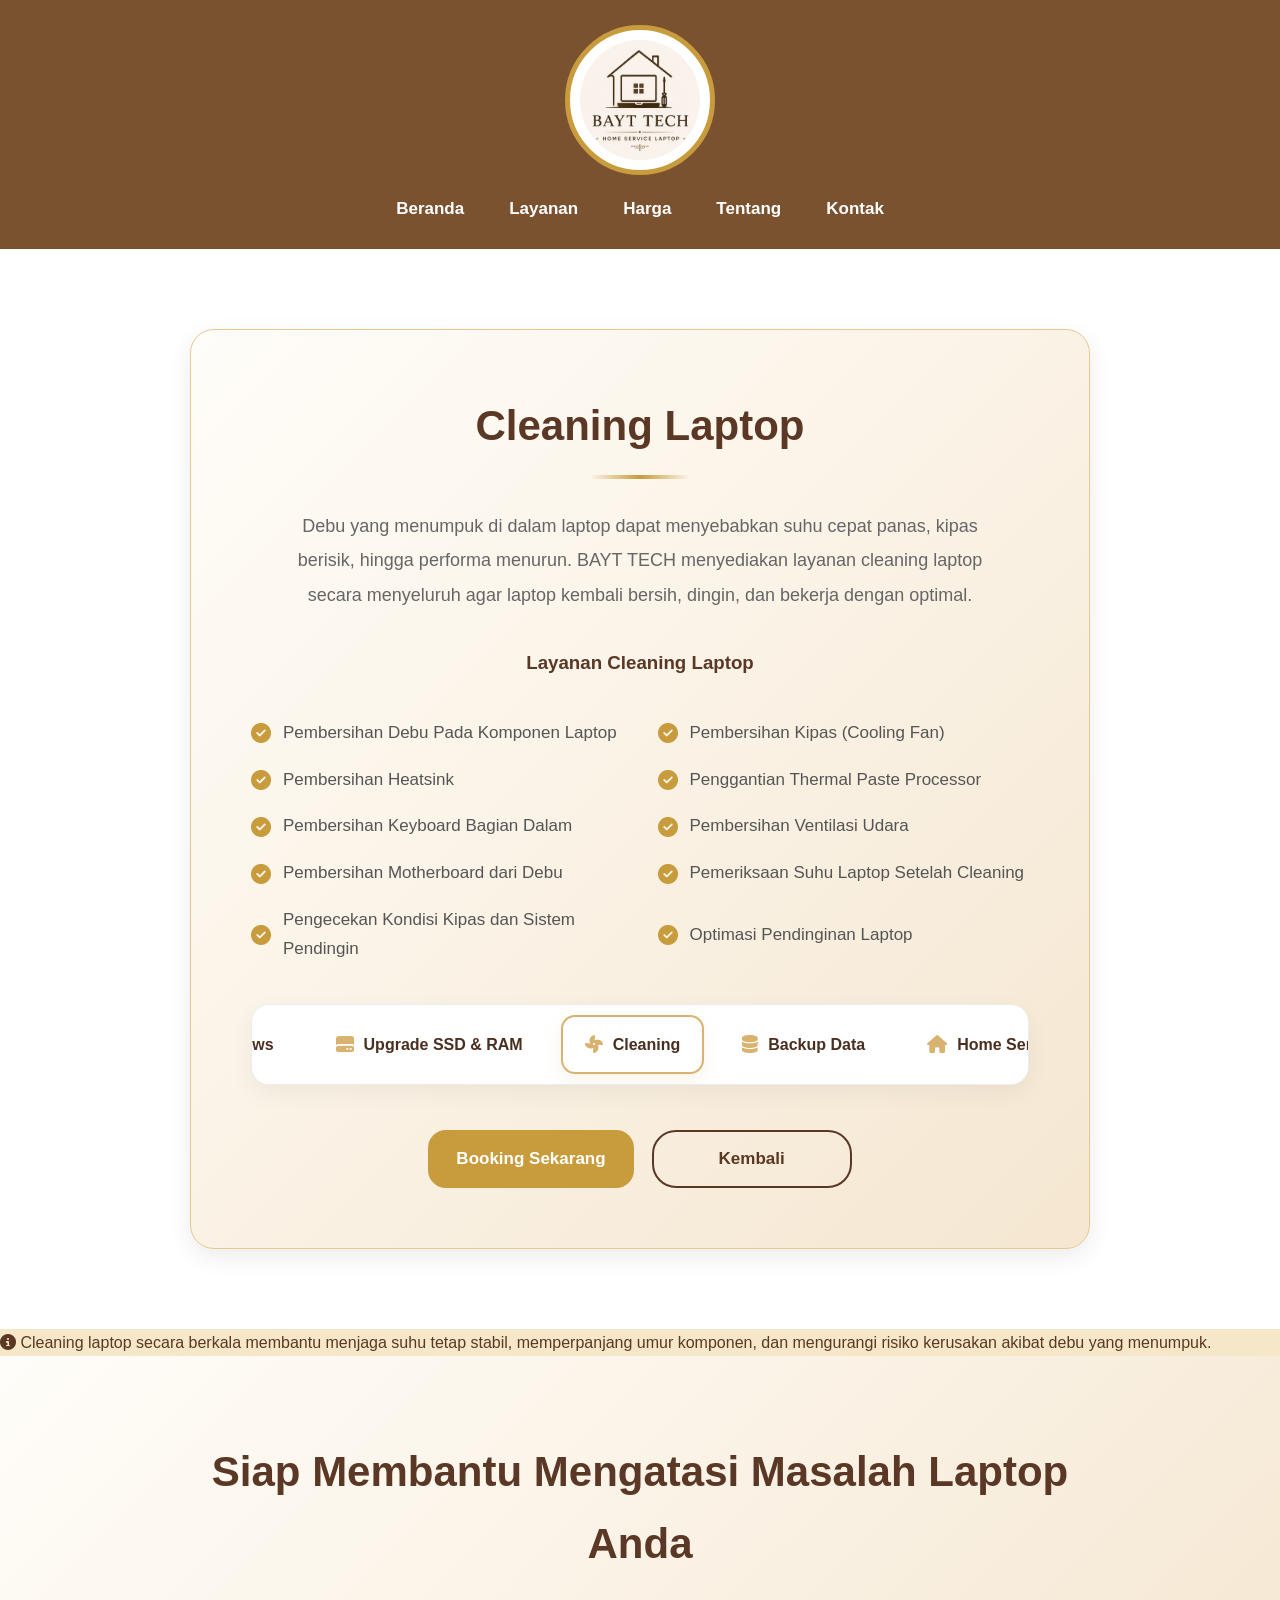
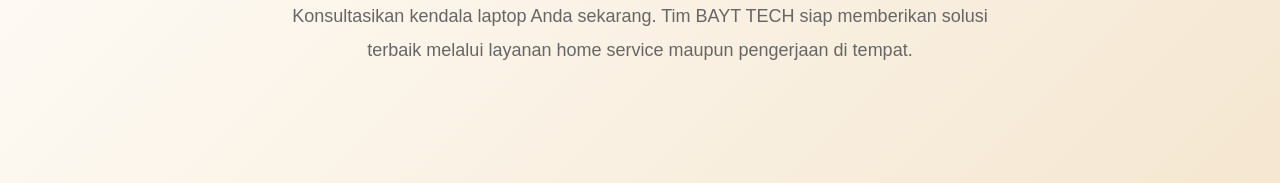
<file: cleaning-laptop.html>
<!DOCTYPE html>
<html lang="id">
<head>

    <meta charset="UTF-8">

    <meta name="viewport" content="width=device-width, initial-scale=1.0">

    <title>cleaning-laptop | BAYT TECH</title>

    <link rel="stylesheet" href="style.css">

    <link rel="stylesheet" href="https://cdnjs.cloudflare.com/ajax/libs/font-awesome/6.5.2/css/all.min.css">

    <!-- Google tag (gtag.js) -->
<script async src="https://www.googletagmanager.com/gtag/js?id=G-MCREHY342C"></script>
<script>
  window.dataLayer = window.dataLayer || [];
  function gtag(){dataLayer.push(arguments);}
  gtag('js', new Date());

  gtag('config', 'G-MCREHY342C');
</script>

</head>

<body>

<header>

    <a href="index.html" class="logo">
        <img src="images/logo.png" alt="Logo BAYT TECH">
    </a>

    <nav>
        <ul>
            <li><a href="index.html">Beranda</a></li>
            <li><a href="index.html#layanan">Layanan</a></li>
            <li><a href="index.html#harga">Harga</a></li>
            <li><a href="index.html#tentang">Tentang</a></li>
            <li><a href="index.html#kontak">Kontak</a></li>
        </ul>
    </nav>

</header>

<!-- ===================== CLEANING LAPTOP ===================== -->

<section class="service-detail">

    <div class="service-container">

        <div class="service-content">

            <h2>Cleaning Laptop</h2>
            

            <p>
                Debu yang menumpuk di dalam laptop dapat menyebabkan suhu cepat panas,
                kipas berisik, hingga performa menurun. BAYT TECH menyediakan layanan
                cleaning laptop secara menyeluruh agar laptop kembali bersih, dingin,
                dan bekerja dengan optimal.
            </p>

            <h3>Layanan Cleaning Laptop</h3>

            <ul>

                <li><i class="fa-solid fa-circle-check"></i> Pembersihan Debu Pada Komponen Laptop</li>

                <li><i class="fa-solid fa-circle-check"></i> Pembersihan Kipas (Cooling Fan)</li>

                <li><i class="fa-solid fa-circle-check"></i> Pembersihan Heatsink</li>

                <li><i class="fa-solid fa-circle-check"></i> Penggantian Thermal Paste Processor</li>

                <li><i class="fa-solid fa-circle-check"></i> Pembersihan Keyboard Bagian Dalam</li>

                <li><i class="fa-solid fa-circle-check"></i> Pembersihan Ventilasi Udara</li>

                <li><i class="fa-solid fa-circle-check"></i> Pembersihan Motherboard dari Debu</li>

                <li><i class="fa-solid fa-circle-check"></i> Pemeriksaan Suhu Laptop Setelah Cleaning</li>

                <li><i class="fa-solid fa-circle-check"></i> Pengecekan Kondisi Kipas dan Sistem Pendingin</li>

                <li><i class="fa-solid fa-circle-check"></i> Optimasi Pendinginan Laptop</li>

            </ul>

            <!-- ================= NAVIGASI LAYANAN ================= -->

<div class="service-nav-wrapper">

    <div class="service-nav">

        <a href="servis-laptop.html" class="service-nav-item">
            <i class="fa-solid fa-laptop"></i>
            <span>Servis Laptop</span>
        </a>

        <a href="install-windows.html" class="service-nav-item">
            <i class="fa-brands fa-windows"></i>
            <span>Install Windows</span>
        </a>

        <a href="upgrade-ssd.html" class="service-nav-item">
            <i class="fa-solid fa-hard-drive"></i>
            <span>Upgrade SSD & RAM</span>
        </a>

        <a href="cleaning-laptop.html" class="service-nav-item active">
            <i class="fa-solid fa-fan"></i>
            <span>Cleaning</span>
        </a>

        <a href="backup-data.html" class="service-nav-item">
            <i class="fa-solid fa-database"></i>
            <span>Backup Data</span>
        </a>

        <a href="home-service.html" class="service-nav-item">
            <i class="fa-solid fa-house"></i>
            <span>Home Service</span>
        </a>

    </div>

</div>

            <div class="detail-button">

                <a href="https://wa.me/6285862504870?text=Halo%20BAYT%20TECH,%20saya%20ingin%20bertanya%20mengenai%20layanan%20Cleaning%20Laptop."
target="_blank" class="btn">
                    Booking Sekarang

                </a>

                <a href="index.html#layanan" class="btn2">

                    Kembali

                </a>

            </div>

        </div>


    </div>

</section>

<p class="service-note">

    <i class="fa-solid fa-circle-info"></i>

    Cleaning laptop secara berkala membantu menjaga suhu tetap stabil, memperpanjang umur komponen, dan mengurangi risiko kerusakan akibat debu yang menumpuk.

</p>

<!-- ================= CTA ================= -->

<section class="service-cta">

    <div class="cta-content">

        <h2>Siap Membantu Mengatasi Masalah Laptop Anda</h2>

        <p>
            Konsultasikan kendala laptop Anda sekarang. Tim BAYT TECH siap
            memberikan solusi terbaik melalui layanan home service maupun
            pengerjaan di tempat.
        </p>

        </div>

    </div>

</section>

<script src="script.js"></script>

</body>

</html>
</file>
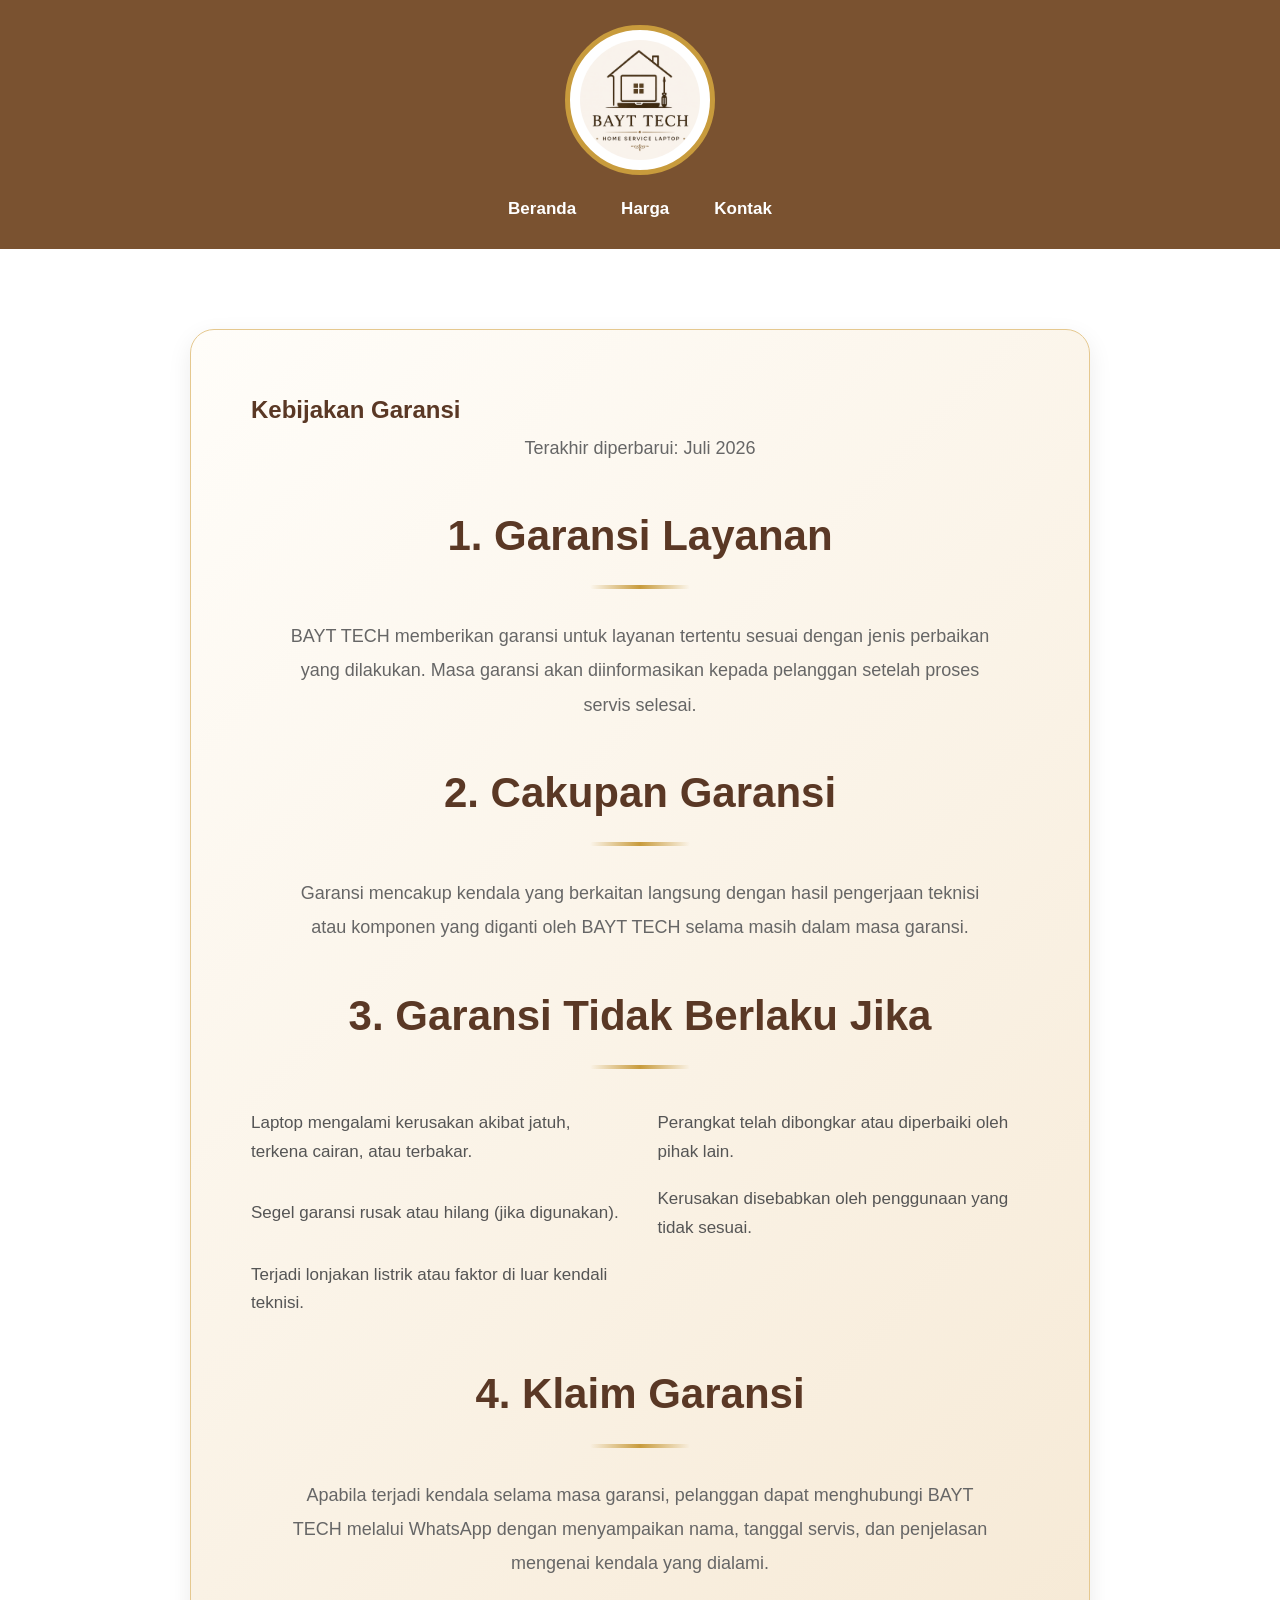
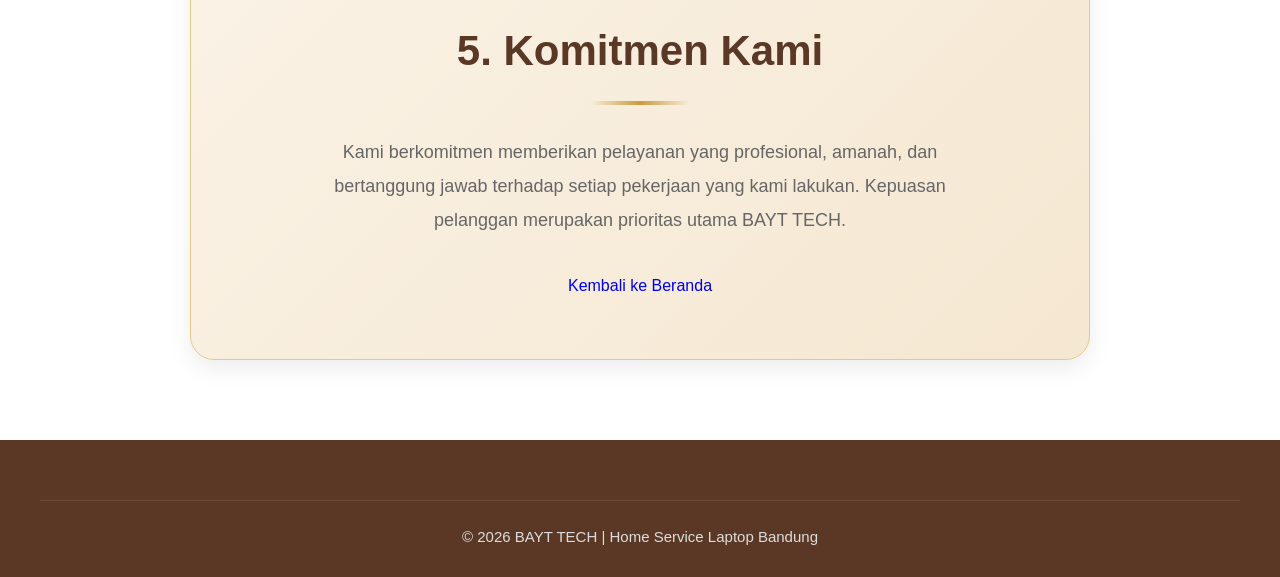
<file: garansi.html>
<!DOCTYPE html>
<html lang="id">

<head>

<meta charset="UTF-8">
<meta name="viewport" content="width=device-width, initial-scale=1.0">

<title>Kebijakan Garansi | BAYT TECH</title>

<meta name="description"
content="Kebijakan Garansi layanan BAYT TECH Home Service Laptop Bandung.">

<link rel="stylesheet" href="style.css">

<link rel="stylesheet"
href="https://cdnjs.cloudflare.com/ajax/libs/font-awesome/6.5.2/css/all.min.css">

<!-- Google tag (gtag.js) -->
<script async src="https://www.googletagmanager.com/gtag/js?id=G-MCREHY342C"></script>
<script>
  window.dataLayer = window.dataLayer || [];
  function gtag(){dataLayer.push(arguments);}
  gtag('js', new Date());

  gtag('config', 'G-MCREHY342C');
</script>

</head>

<body>

<header>

<a href="index.html" class="logo">
<img src="images/logo.png" alt="Logo BAYT TECH">
</a>

<nav>

<ul>

<li><a href="index.html">Beranda</a></li>
<li><a href="harga.html">Harga</a></li>
<li><a href="index.html#kontak">Kontak</a></li>

</ul>

</nav>

</header>

<section class="service-detail">

<div class="service-container">

<div class="service-content">

<h1>Kebijakan Garansi</h1>

<p>
Terakhir diperbarui: Juli 2026
</p>

<h2>1. Garansi Layanan</h2>

<p>
BAYT TECH memberikan garansi untuk layanan tertentu sesuai dengan jenis
perbaikan yang dilakukan. Masa garansi akan diinformasikan kepada pelanggan
setelah proses servis selesai.
</p>

<h2>2. Cakupan Garansi</h2>

<p>
Garansi mencakup kendala yang berkaitan langsung dengan hasil pengerjaan
teknisi atau komponen yang diganti oleh BAYT TECH selama masih dalam masa
garansi.
</p>

<h2>3. Garansi Tidak Berlaku Jika</h2>

<ul>

<li>Laptop mengalami kerusakan akibat jatuh, terkena cairan, atau terbakar.</li>

<li>Perangkat telah dibongkar atau diperbaiki oleh pihak lain.</li>

<li>Segel garansi rusak atau hilang (jika digunakan).</li>

<li>Kerusakan disebabkan oleh penggunaan yang tidak sesuai.</li>

<li>Terjadi lonjakan listrik atau faktor di luar kendali teknisi.</li>

</ul>

<h2>4. Klaim Garansi</h2>

<p>
Apabila terjadi kendala selama masa garansi, pelanggan dapat menghubungi
BAYT TECH melalui WhatsApp dengan menyampaikan nama, tanggal servis,
dan penjelasan mengenai kendala yang dialami.
</p>

<h2>5. Komitmen Kami</h2>

<p>
Kami berkomitmen memberikan pelayanan yang profesional, amanah,
dan bertanggung jawab terhadap setiap pekerjaan yang kami lakukan.
Kepuasan pelanggan merupakan prioritas utama BAYT TECH.
</p>

<div class="detail-button">

<a href="index.html" class="hero-btn">

Kembali ke Beranda

</a>

</div>

</div>

</div>

</section>

<footer>

<div class="footer-bottom">

© 2026 BAYT TECH | Home Service Laptop Bandung

</div>

</footer>

<script src="script.js"></script>

</body>

</html>
</file>
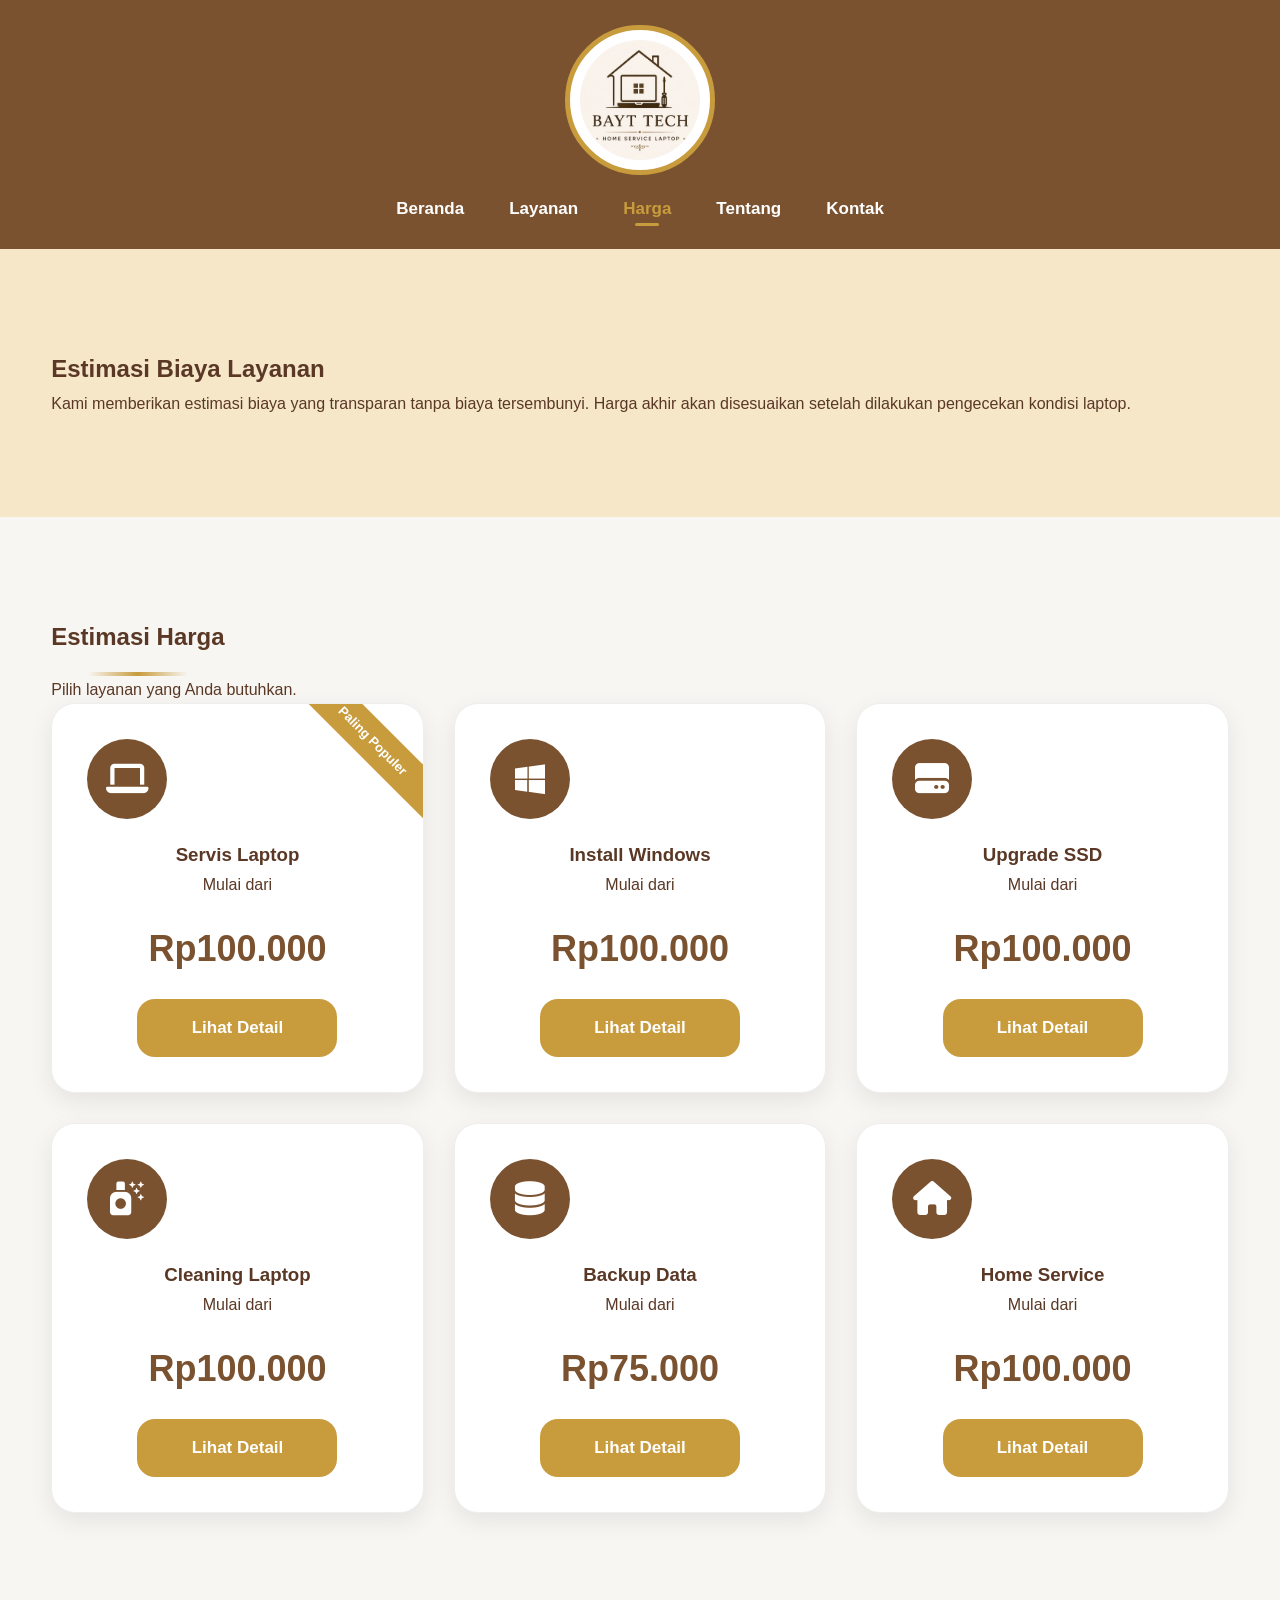
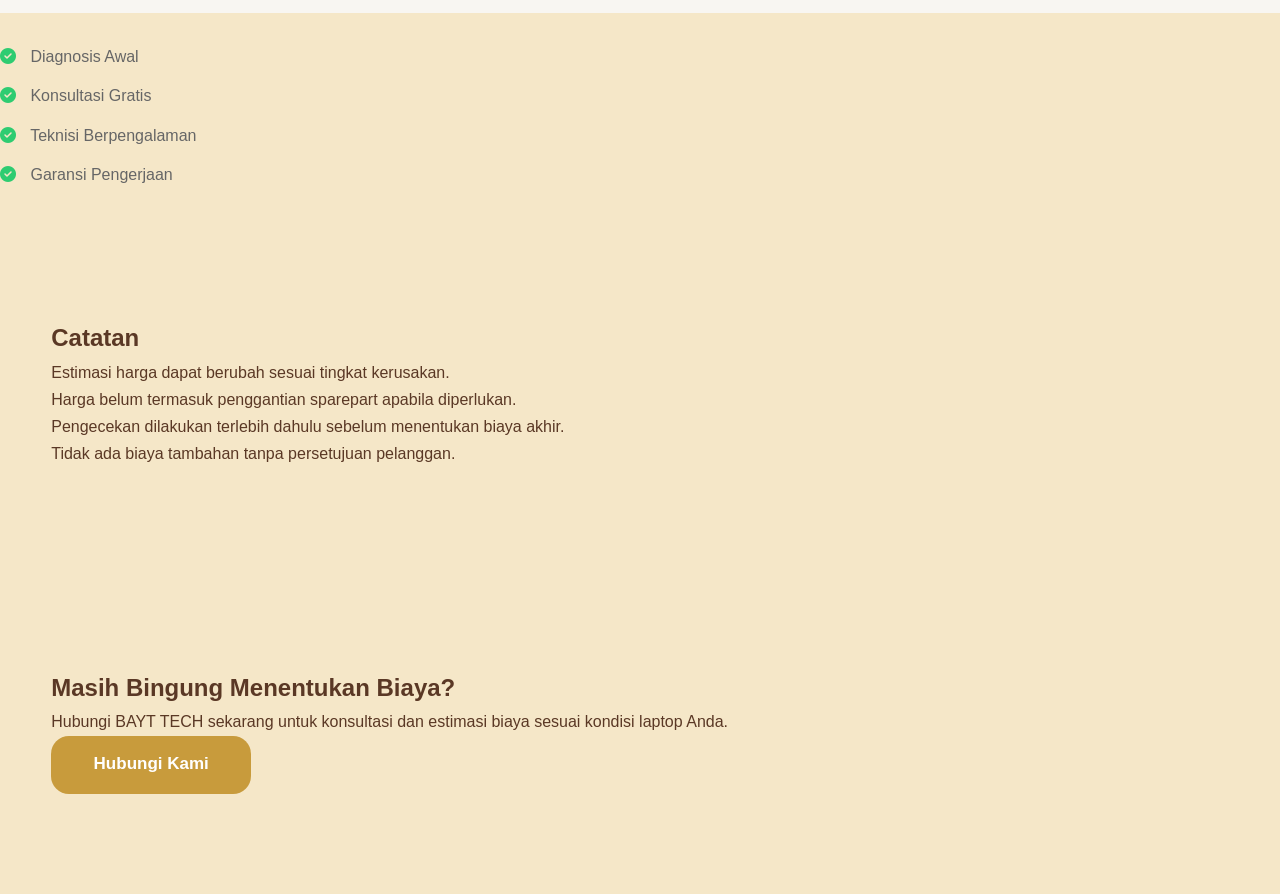
<file: harga.html>
<!DOCTYPE html>
<html lang="id">

<head>

    <meta charset="UTF-8">

    <meta name="viewport" content="width=device-width, initial-scale=1.0">

    <title>Estimasi Biaya Layanan | BAYT TECH</title>

    <link rel="stylesheet" href="style.css">

    <link rel="preconnect" href="https://fonts.googleapis.com">

    <link rel="preconnect" href="https://fonts.gstatic.com" crossorigin>

    <link href="https://fonts.googleapis.com/css2?family=Poppins:wght@300;400;500;600;700&display=swap"
        rel="stylesheet">

    <link rel="stylesheet"
        href="https://cdnjs.cloudflare.com/ajax/libs/font-awesome/6.6.0/css/all.min.css">

        <!-- Google tag (gtag.js) -->
<script async src="https://www.googletagmanager.com/gtag/js?id=G-MCREHY342C"></script>
<script>
  window.dataLayer = window.dataLayer || [];
  function gtag(){dataLayer.push(arguments);}
  gtag('js', new Date());

  gtag('config', 'G-MCREHY342C');
</script>

</head>

<body>

    <!-- HEADER -->

    <header>

        <div class="container">

            <div class="logo">
                <a href="index.html">
                    <img src="images/logo.png" alt="BAYT TECH">
                </a>
            </div>

            <nav>

                <ul>

                    <li><a href="index.html">Beranda</a></li>

                    <li><a href="index.html#layanan">Layanan</a></li>

                    <li><a href="harga.html" class="active">Harga</a></li>

                    <li><a href="index.html#tentang">Tentang</a></li>

                    <li><a href="index.html#kontak">Kontak</a></li>

                </ul>

            </nav>

        </div>

    </header>

    <!-- HERO -->

    <section class="page-hero">

        <div class="container">

            <h1>Estimasi Biaya Layanan</h1>

            <p>
                Kami memberikan estimasi biaya yang transparan tanpa biaya tersembunyi.
                Harga akhir akan disesuaikan setelah dilakukan pengecekan kondisi laptop.
            </p>

        </div>

    </section>

    <!-- HARGA -->

    <section class="pricing">

        <div class="container">

            <div class="section-title">

                <h2>Estimasi Harga</h2>

                <p>Pilih layanan yang Anda butuhkan.</p>

            </div>

            <div class="pricing-grid">

                <div class="price-card popular">

    <div class="popular-badge">
        Paling Populer
    </div>

                    <i class="fas fa-laptop"></i>

                    <h3>Servis Laptop</h3>

                    <span>Mulai dari</span>

                    <h2>Rp100.000</h2>

                    <a href="servis-laptop.html" class="btn">Lihat Detail</a>

                </div>

                <div class="price-card">

                    <i class="fab fa-windows"></i>

                    <h3>Install Windows</h3>

                    <span>Mulai dari</span>

                    <h2>Rp100.000</h2>

                    <a href="install-windows.html" class="btn">Lihat Detail</a>

                </div>

                <div class="price-card">

                    <i class="fas fa-hard-drive"></i>

                    <h3>Upgrade SSD</h3>

                    <span>Mulai dari</span>

                    <h2>Rp100.000</h2>

                    <a href="upgrade-ssd.html" class="btn">Lihat Detail</a>

                </div>

                <div class="price-card">

                    <i class="fas fa-spray-can-sparkles"></i>

                    <h3>Cleaning Laptop</h3>

                    <span>Mulai dari</span>

                    <h2>Rp100.000</h2>

                    <a href="cleaning-laptop.html" class="btn">Lihat Detail</a>

                </div>

                <div class="price-card">

                    <i class="fas fa-database"></i>

                    <h3>Backup Data</h3>

                    <span>Mulai dari</span>

                    <h2>Rp75.000</h2>

                    <a href="backup-data.html" class="btn">Lihat Detail</a>

                </div>

                <div class="price-card">

                    <i class="fas fa-house"></i>

                    <h3>Home Service</h3>

                    <span>Mulai dari</span>

                    <h2>Rp100.000</h2>

                    <a href="home-service.html" class="btn">Lihat Detail</a>

                </div>

            </div>

        </div>

    </section>

    <ul class="price-feature">

    <li><i class="fas fa-check-circle"></i> Diagnosis Awal</li>

    <li><i class="fas fa-check-circle"></i> Konsultasi Gratis</li>

    <li><i class="fas fa-check-circle"></i> Teknisi Berpengalaman</li>

    <li><i class="fas fa-check-circle"></i> Garansi Pengerjaan</li>

</ul>

    <!-- CATATAN -->

    <section class="price-note">

        <div class="container">

            <h2>Catatan</h2>

            <ul>

                <li>Estimasi harga dapat berubah sesuai tingkat kerusakan.</li>

                <li>Harga belum termasuk penggantian sparepart apabila diperlukan.</li>

                <li>Pengecekan dilakukan terlebih dahulu sebelum menentukan biaya akhir.</li>

                <li>Tidak ada biaya tambahan tanpa persetujuan pelanggan.</li>

            </ul>

        </div>

    </section>

    <!-- CTA -->

    <section class="cta">

        <div class="container">

            <h2>Masih Bingung Menentukan Biaya?</h2>

            <p>
                Hubungi BAYT TECH sekarang untuk konsultasi dan estimasi biaya sesuai kondisi laptop Anda.
            </p>

            <a href="https://wa.me/6285862504870" class="btn">
                Hubungi Kami
            </a>

        </div>

    </section>
</file>
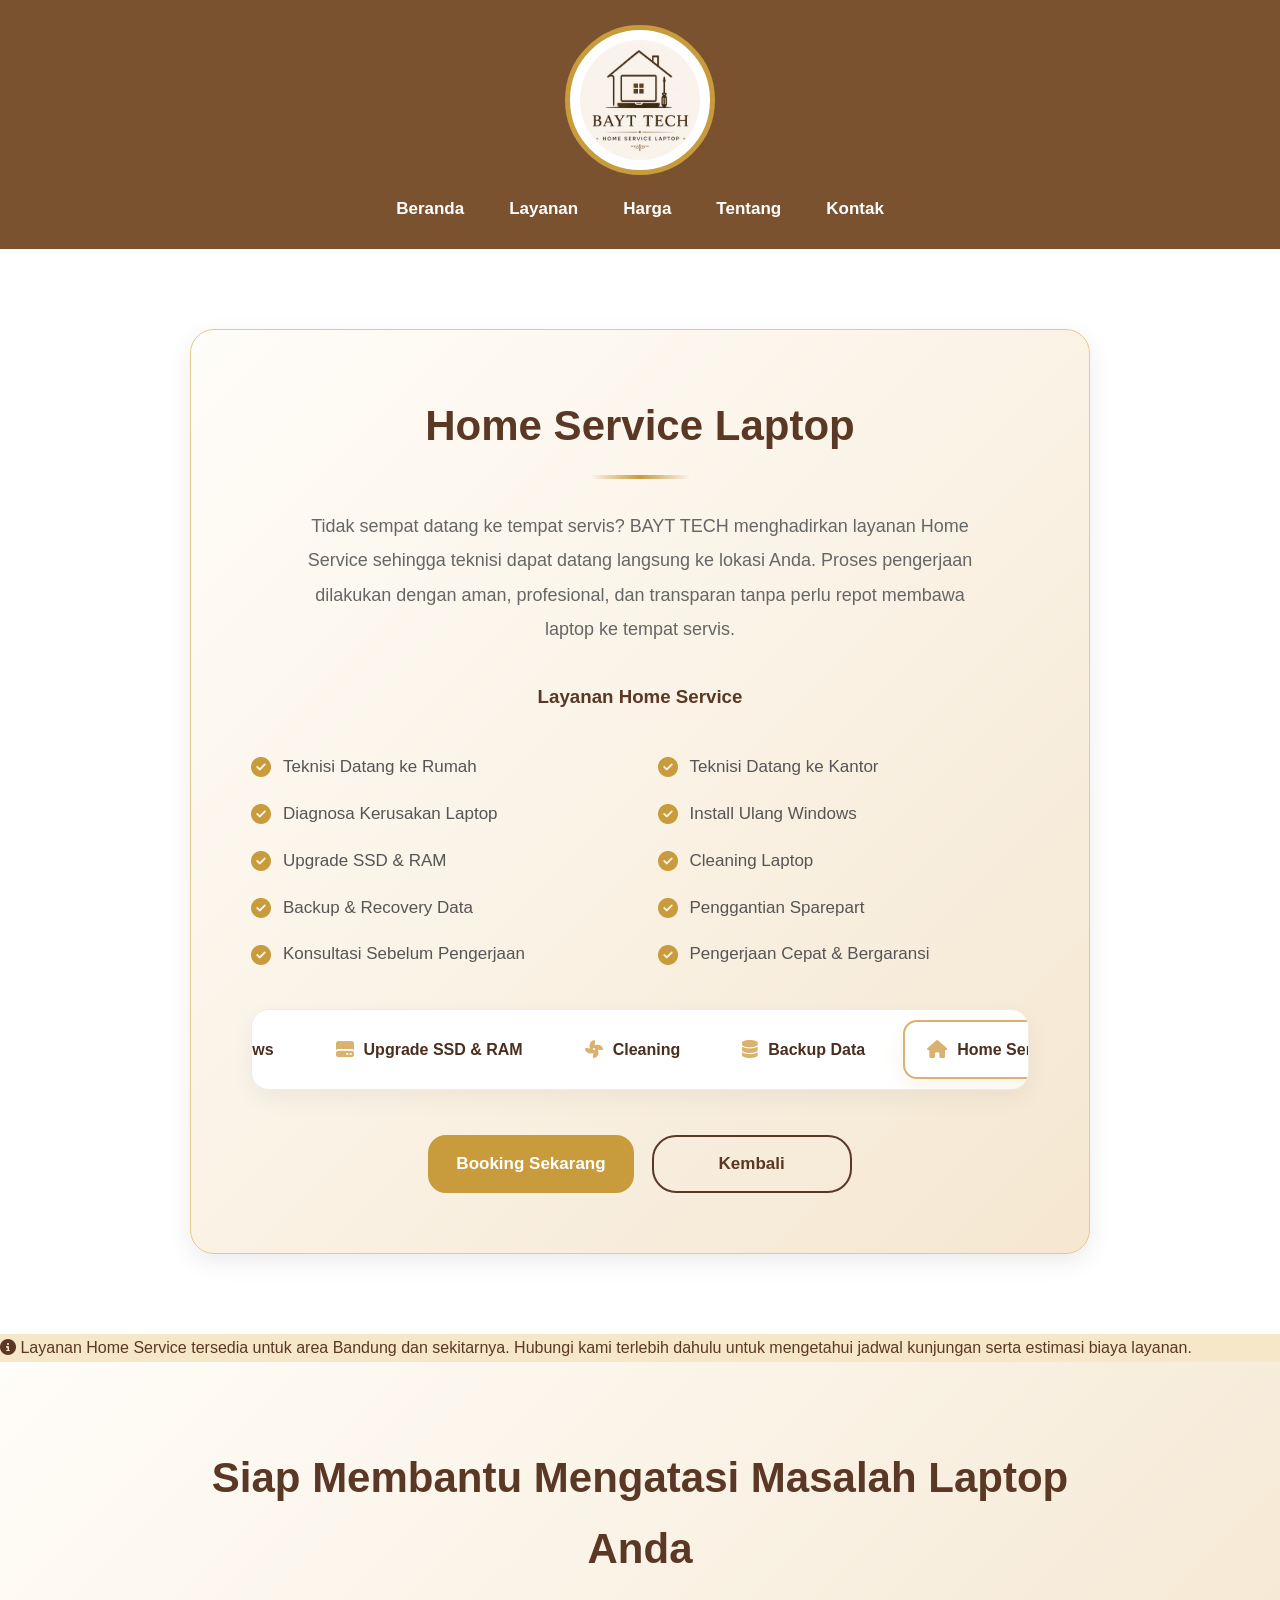
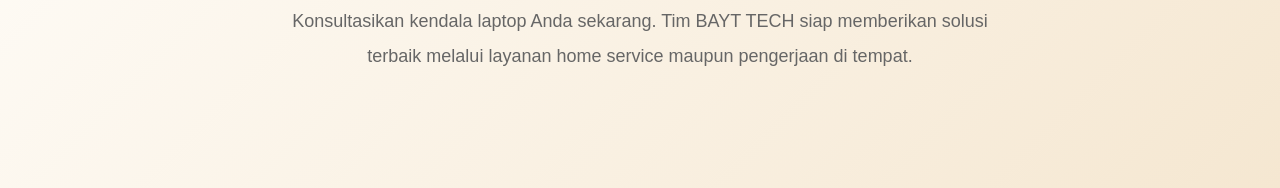
<file: home-service.html>
<!DOCTYPE html>
<html lang="id">
<head>

    <meta charset="UTF-8">

    <meta name="viewport" content="width=device-width, initial-scale=1.0">

    <title>home-service | BAYT TECH</title>

    <link rel="stylesheet" href="style.css">

    <link rel="stylesheet" href="https://cdnjs.cloudflare.com/ajax/libs/font-awesome/6.5.2/css/all.min.css">

    <!-- Google tag (gtag.js) -->
<script async src="https://www.googletagmanager.com/gtag/js?id=G-MCREHY342C"></script>
<script>
  window.dataLayer = window.dataLayer || [];
  function gtag(){dataLayer.push(arguments);}
  gtag('js', new Date());

  gtag('config', 'G-MCREHY342C');
</script>

</head>

<body>

<header>

    <a href="index.html" class="logo">
        <img src="images/logo.png" alt="Logo BAYT TECH">
    </a>

    <nav>
        <ul>
            <li><a href="index.html">Beranda</a></li>
            <li><a href="index.html#layanan">Layanan</a></li>
            <li><a href="index.html#harga">Harga</a></li>
            <li><a href="index.html#tentang">Tentang</a></li>
            <li><a href="index.html#kontak">Kontak</a></li>
        </ul>
    </nav>

</header>

<!-- ===================== HOME SERVICE ===================== -->

<section class="service-detail">

    <div class="service-container">

        <div class="service-content">

            <h2>Home Service Laptop</h2>
            


            <p>
                Tidak sempat datang ke tempat servis? BAYT TECH menghadirkan
                layanan Home Service sehingga teknisi dapat datang langsung ke
                lokasi Anda. Proses pengerjaan dilakukan dengan aman,
                profesional, dan transparan tanpa perlu repot membawa laptop ke
                tempat servis.
            </p>

            <h3>Layanan Home Service</h3>

            <ul>

                <li><i class="fa-solid fa-circle-check"></i> Teknisi Datang ke Rumah</li>

                <li><i class="fa-solid fa-circle-check"></i> Teknisi Datang ke Kantor</li>

                <li><i class="fa-solid fa-circle-check"></i> Diagnosa Kerusakan Laptop</li>

                <li><i class="fa-solid fa-circle-check"></i> Install Ulang Windows</li>

                <li><i class="fa-solid fa-circle-check"></i> Upgrade SSD & RAM</li>

                <li><i class="fa-solid fa-circle-check"></i> Cleaning Laptop</li>

                <li><i class="fa-solid fa-circle-check"></i> Backup & Recovery Data</li>

                <li><i class="fa-solid fa-circle-check"></i> Penggantian Sparepart</li>

                <li><i class="fa-solid fa-circle-check"></i> Konsultasi Sebelum Pengerjaan</li>

                <li><i class="fa-solid fa-circle-check"></i> Pengerjaan Cepat & Bergaransi</li>

            </ul>

            <!-- ================= NAVIGASI LAYANAN ================= -->

<div class="service-nav-wrapper">

    <div class="service-nav">

        <a href="servis-laptop.html" class="service-nav-item">
            <i class="fa-solid fa-laptop"></i>
            <span>Servis Laptop</span>
        </a>

        <a href="install-windows.html" class="service-nav-item">
            <i class="fa-brands fa-windows"></i>
            <span>Install Windows</span>
        </a>

        <a href="upgrade-ssd.html" class="service-nav-item">
            <i class="fa-solid fa-hard-drive"></i>
            <span>Upgrade SSD & RAM</span>
        </a>

        <a href="cleaning-laptop.html" class="service-nav-item">
            <i class="fa-solid fa-fan"></i>
            <span>Cleaning</span>
        </a>

        <a href="backup-data.html" class="service-nav-item">
            <i class="fa-solid fa-database"></i>
            <span>Backup Data</span>
        </a>

        <a href="home-service.html" class="service-nav-item active">
            <i class="fa-solid fa-house"></i>
            <span>Home Service</span>
        </a>

    </div>

</div>

            <div class="detail-button">

               <a href="https://wa.me/6285862504870?text=Halo%20BAYT%20TECH,%20saya%20ingin%20bertanya%20mengenai%20layanan%20Home%20Service." target="_blank" class="btn">

                    Booking Sekarang

                </a>

                <a href="index.html#layanan" class="btn2">

                    Kembali

                </a>

            </div>

        </div>

    </div>

</section>

<p class="service-note">

    <i class="fa-solid fa-circle-info"></i>

    Layanan Home Service tersedia untuk area Bandung dan sekitarnya. Hubungi kami terlebih dahulu untuk mengetahui jadwal kunjungan serta estimasi biaya layanan.

</p>

<!-- ================= CTA ================= -->

<section class="service-cta">

    <div class="cta-content">

        <h2>Siap Membantu Mengatasi Masalah Laptop Anda</h2>

        <p>
            Konsultasikan kendala laptop Anda sekarang. Tim BAYT TECH siap
            memberikan solusi terbaik melalui layanan home service maupun
            pengerjaan di tempat.
        </p>

        </div>

    </div>

</section>

<script src="script.js"></script>

</body>

</html>
</file>
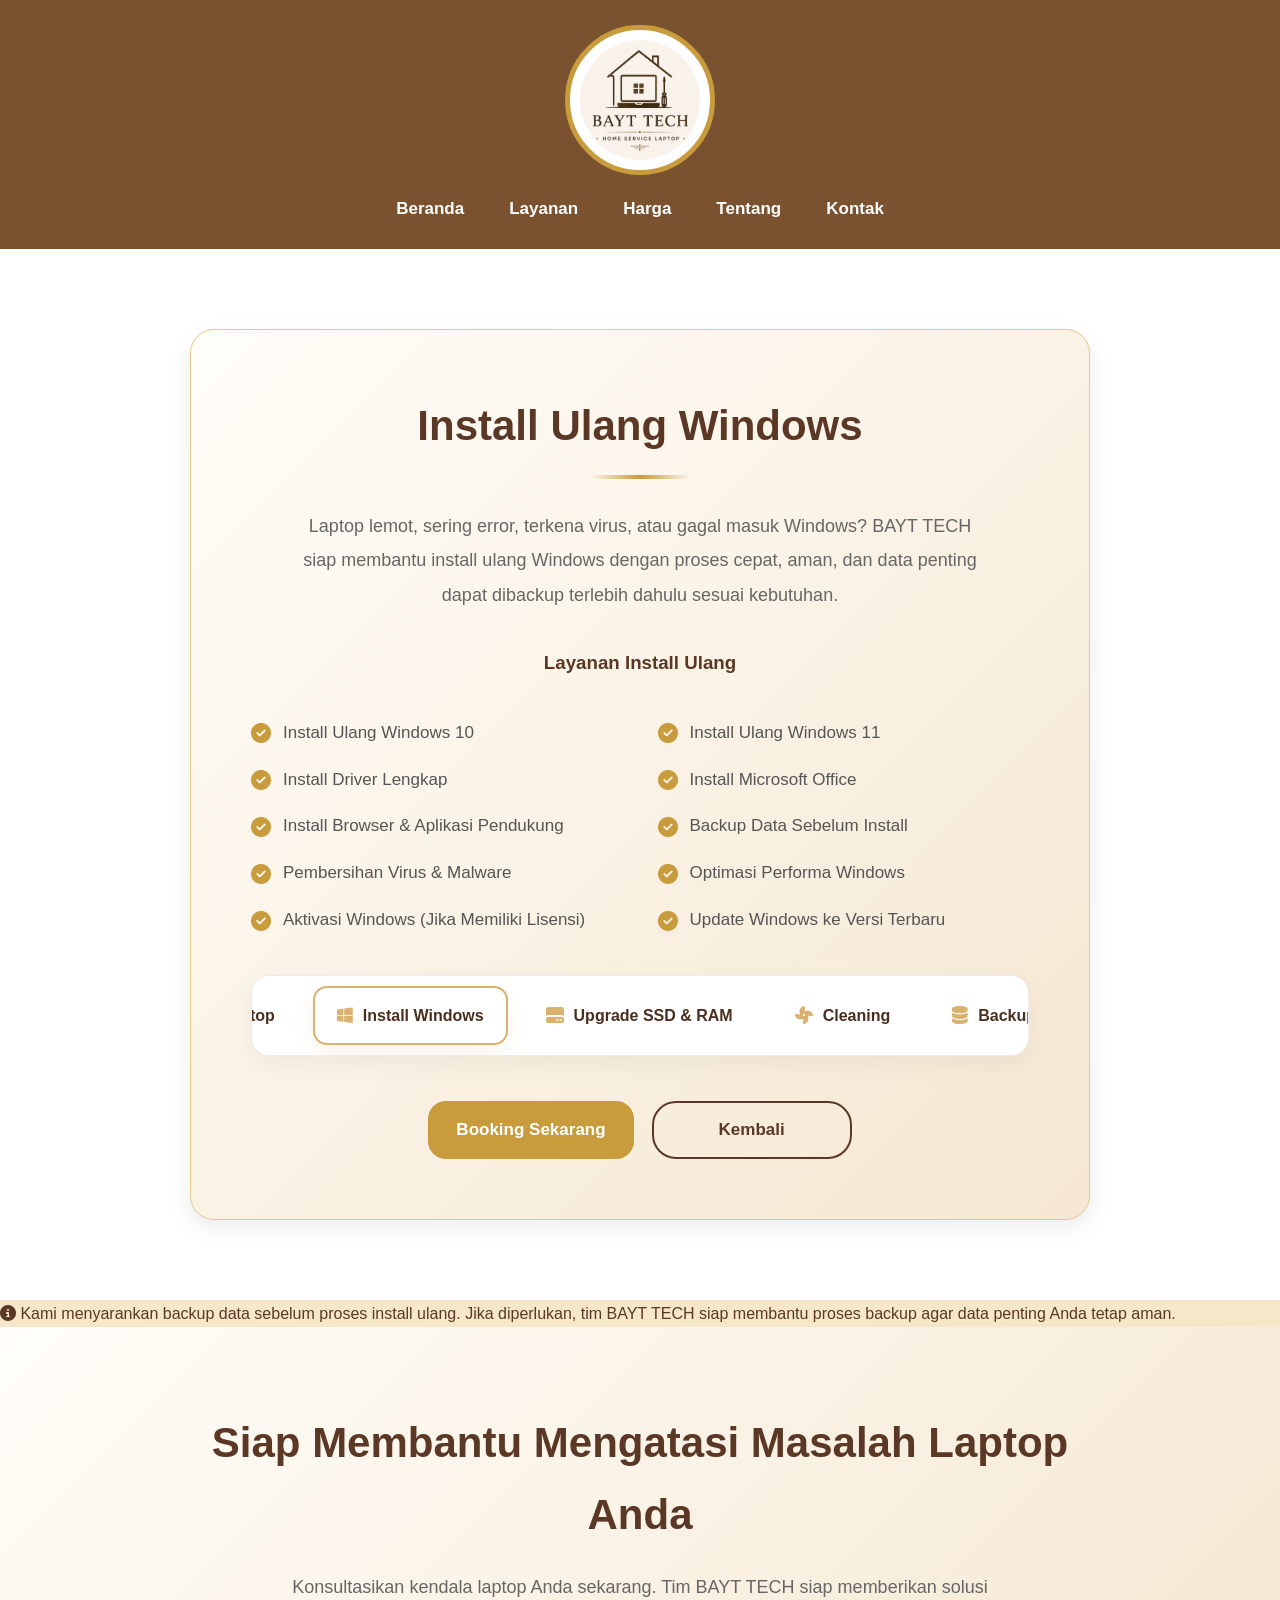
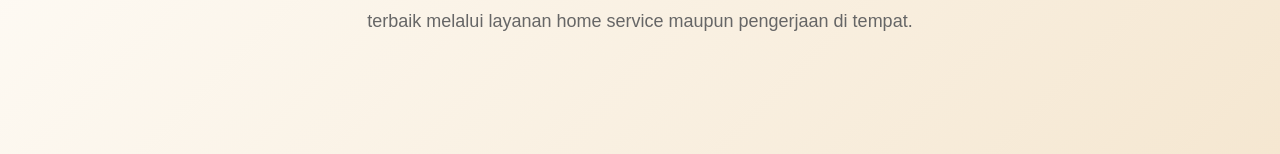
<file: install-windows.html>
<!DOCTYPE html>
<html lang="id">
<head>

    <meta charset="UTF-8">

    <meta name="viewport" content="width=device-width, initial-scale=1.0">

    <title>install-windows | BAYT TECH</title>

    <link rel="stylesheet" href="style.css">

    <link rel="stylesheet" href="https://cdnjs.cloudflare.com/ajax/libs/font-awesome/6.5.2/css/all.min.css">

    <!-- Google tag (gtag.js) -->
<script async src="https://www.googletagmanager.com/gtag/js?id=G-MCREHY342C"></script>
<script>
  window.dataLayer = window.dataLayer || [];
  function gtag(){dataLayer.push(arguments);}
  gtag('js', new Date());

  gtag('config', 'G-MCREHY342C');
</script>

</head>

<body>

<header>

    <a href="index.html" class="logo">
        <img src="images/logo.png" alt="Logo BAYT TECH">
    </a>

    <nav>
        <ul>
            <li><a href="index.html">Beranda</a></li>
            <li><a href="index.html#layanan">Layanan</a></li>
            <li><a href="index.html#harga">Harga</a></li>
            <li><a href="index.html#tentang">Tentang</a></li>
            <li><a href="index.html#kontak">Kontak</a></li>
        </ul>
    </nav>

</header>

<!-- ===================== INSTALL ULANG WINDOWS ===================== -->

<section class="service-detail">

    <div class="service-container">

        <div class="service-content">

            <h2>Install Ulang Windows</h2>
            
 
            <p>
                Laptop lemot, sering error, terkena virus, atau gagal masuk Windows?
                BAYT TECH siap membantu install ulang Windows dengan proses cepat,
                aman, dan data penting dapat dibackup terlebih dahulu sesuai kebutuhan.
            </p>

            <h3>Layanan Install Ulang</h3>

            <ul>

                <li><i class="fa-solid fa-circle-check"></i> Install Ulang Windows 10</li>

                <li><i class="fa-solid fa-circle-check"></i> Install Ulang Windows 11</li>

                <li><i class="fa-solid fa-circle-check"></i> Install Driver Lengkap</li>

                <li><i class="fa-solid fa-circle-check"></i> Install Microsoft Office</li>

                <li><i class="fa-solid fa-circle-check"></i> Install Browser & Aplikasi Pendukung</li>

                <li><i class="fa-solid fa-circle-check"></i> Backup Data Sebelum Install</li>

                <li><i class="fa-solid fa-circle-check"></i> Pembersihan Virus & Malware</li>

                <li><i class="fa-solid fa-circle-check"></i> Optimasi Performa Windows</li>

                <li><i class="fa-solid fa-circle-check"></i> Aktivasi Windows (Jika Memiliki Lisensi)</li>

                <li><i class="fa-solid fa-circle-check"></i> Update Windows ke Versi Terbaru</li>

            </ul>

            <!-- ================= NAVIGASI LAYANAN ================= -->

<div class="service-nav-wrapper">

    <div class="service-nav">

        <a href="servis-laptop.html" class="service-nav-item">
            <i class="fa-solid fa-laptop"></i>
            <span>Servis Laptop</span>
        </a>

        <a href="install-windows.html" class="service-nav-item active">
            <i class="fa-brands fa-windows"></i>
            <span>Install Windows</span>
        </a>

        <a href="upgrade-ssd.html" class="service-nav-item">
            <i class="fa-solid fa-hard-drive"></i>
            <span>Upgrade SSD & RAM</span>
        </a>

        <a href="cleaning-laptop.html" class="service-nav-item">
            <i class="fa-solid fa-fan"></i>
            <span>Cleaning</span>
        </a>

        <a href="backup-data.html" class="service-nav-item">
            <i class="fa-solid fa-database"></i>
            <span>Backup Data</span>
        </a>

        <a href="home-service.html" class="service-nav-item">
            <i class="fa-solid fa-house"></i>
            <span>Home Service</span>
        </a>

    </div>

</div>

            <div class="detail-button">

                <a href="https://wa.me/6285862504870?text=Halo%20BAYT%20TECH,%20saya%20ingin%20booking%20layanan%20Install%20Windows." 
                target="_blank" class="btn">
    Booking Sekarang
</a>

                <a href="index.html#layanan" class="btn2">

                    Kembali

                </a>

            </div>

        </div>

    </div>

</section>

<p class="service-note">
    <i class="fa-solid fa-circle-info"></i>
    Kami menyarankan backup data sebelum proses install ulang. Jika diperlukan,
    tim BAYT TECH siap membantu proses backup agar data penting Anda tetap aman.
</p>

<!-- ================= CTA ================= -->

<section class="service-cta">

    <div class="cta-content">

        <h2>Siap Membantu Mengatasi Masalah Laptop Anda</h2>

        <p>
            Konsultasikan kendala laptop Anda sekarang. Tim BAYT TECH siap
            memberikan solusi terbaik melalui layanan home service maupun
            pengerjaan di tempat.
        </p>

        </div>

    </div>

</section>

<script src="script.js"></script>

</body>
</html>
</file>
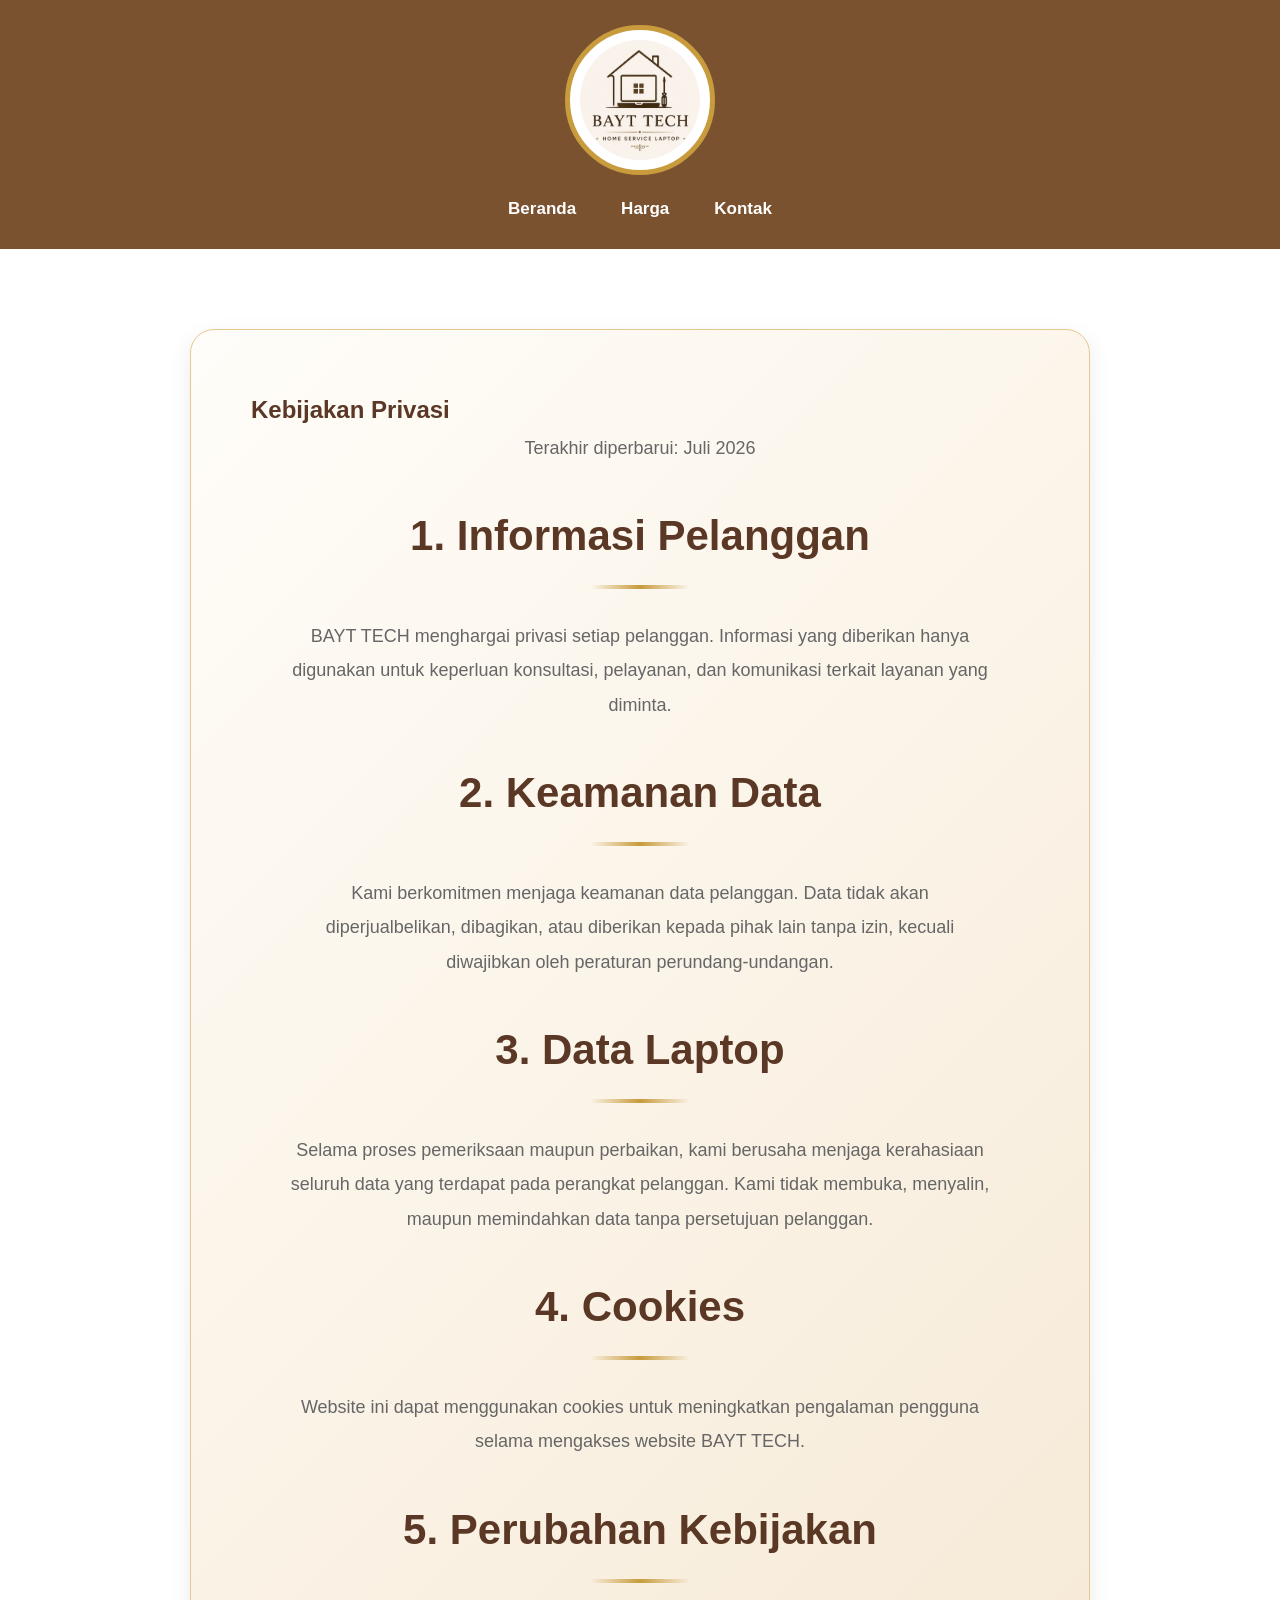
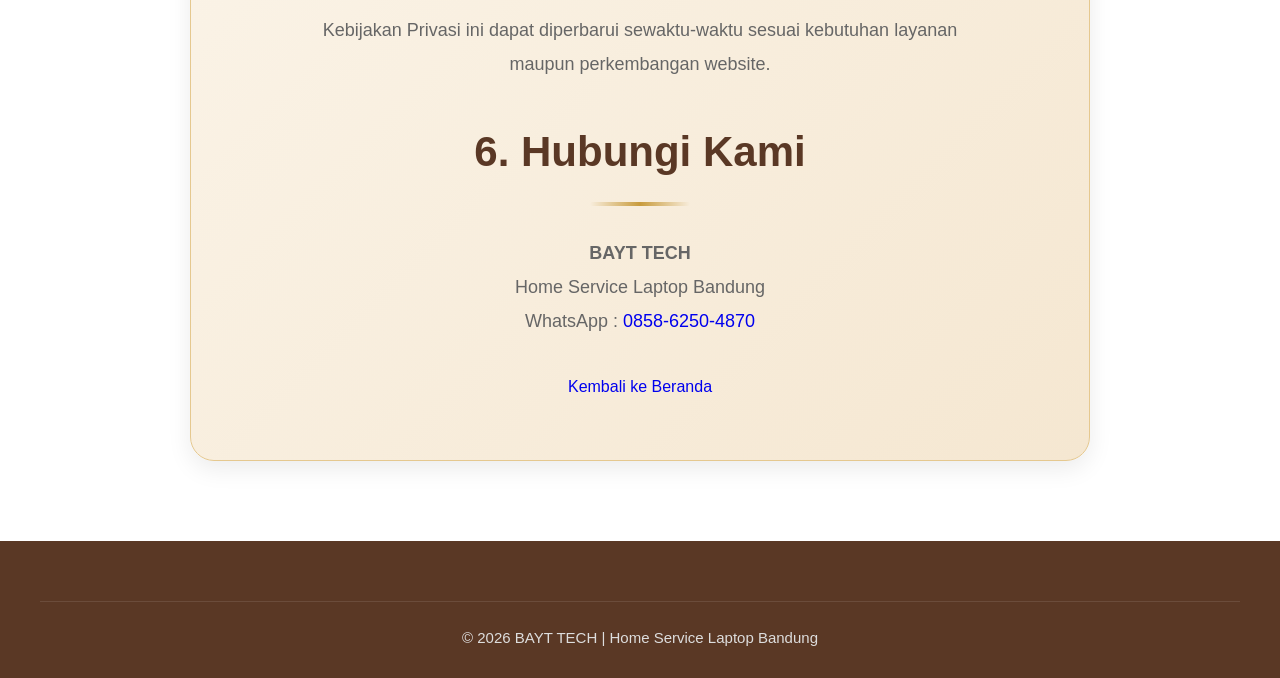
<file: privacy-policy.html>
<!DOCTYPE html>
<html lang="id">

<head>

<meta charset="UTF-8">
<meta name="viewport" content="width=device-width, initial-scale=1.0">

<title>Kebijakan Privasi | BAYT TECH</title>

<meta name="description"
content="Kebijakan Privasi BAYT TECH Home Service Laptop Bandung.">

<link rel="stylesheet" href="style.css">

<link rel="stylesheet"
href="https://cdnjs.cloudflare.com/ajax/libs/font-awesome/6.5.2/css/all.min.css">

</head>

<body>

<header>

<a href="index.html" class="logo">
<img src="images/logo.png" alt="Logo BAYT TECH">
</a>

<nav>

<ul>

<li><a href="index.html">Beranda</a></li>

<li><a href="harga.html">Harga</a></li>

<li><a href="index.html#kontak">Kontak</a></li>

</ul>

</nav>

</header>

<section class="service-detail">

<div class="service-container">

<div class="service-content">

<h1>Kebijakan Privasi</h1>

<p>
Terakhir diperbarui: Juli 2026
</p>

<h2>1. Informasi Pelanggan</h2>

<p>
BAYT TECH menghargai privasi setiap pelanggan.
Informasi yang diberikan hanya digunakan untuk
keperluan konsultasi, pelayanan, dan komunikasi
terkait layanan yang diminta.
</p>

<h2>2. Keamanan Data</h2>

<p>
Kami berkomitmen menjaga keamanan data pelanggan.
Data tidak akan diperjualbelikan, dibagikan,
atau diberikan kepada pihak lain tanpa izin,
kecuali diwajibkan oleh peraturan perundang-undangan.
</p>

<h2>3. Data Laptop</h2>

<p>
Selama proses pemeriksaan maupun perbaikan,
kami berusaha menjaga kerahasiaan seluruh data
yang terdapat pada perangkat pelanggan.
Kami tidak membuka, menyalin, maupun memindahkan
data tanpa persetujuan pelanggan.
</p>

<h2>4. Cookies</h2>

<p>
Website ini dapat menggunakan cookies untuk
meningkatkan pengalaman pengguna selama
mengakses website BAYT TECH.
</p>

<h2>5. Perubahan Kebijakan</h2>

<p>
Kebijakan Privasi ini dapat diperbarui sewaktu-waktu
sesuai kebutuhan layanan maupun perkembangan website.
</p>

<h2>6. Hubungi Kami</h2>

<p>

<strong>BAYT TECH</strong><br>

Home Service Laptop Bandung<br>

WhatsApp :
<a href="https://wa.me/6285862504870">
0858-6250-4870
</a>

</p>

<div class="detail-button">

<a href="index.html" class="hero-btn">

Kembali ke Beranda

</a>

</div>

</div>

</div>

</section>

<footer>

<div class="footer-bottom">

© 2026 BAYT TECH | Home Service Laptop Bandung

</div>

</footer>

<script src="script.js"></script>

</body>

</html>
</file>
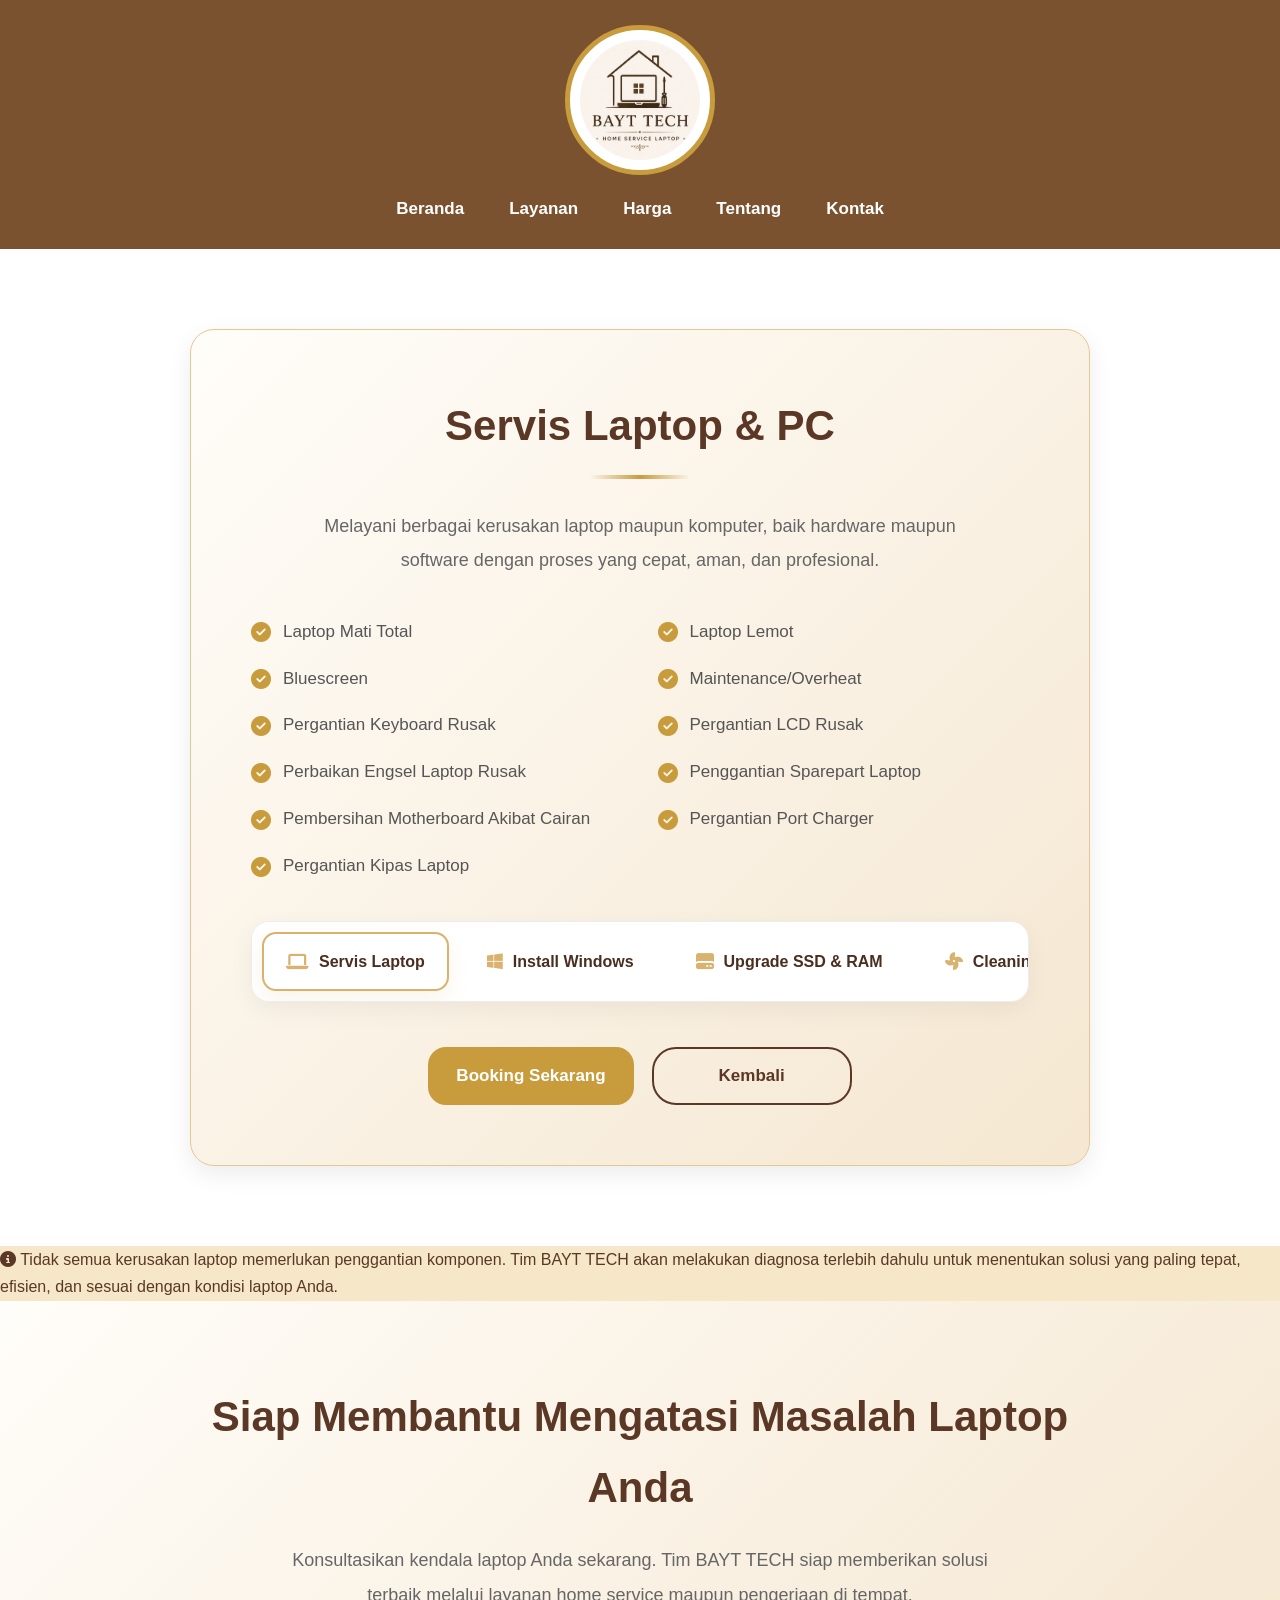
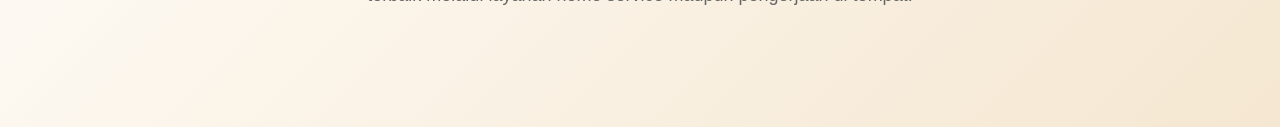
<file: servis-laptop.html>
<!DOCTYPE html>
<html lang="id">
<head>

    <meta charset="UTF-8">

    <meta name="viewport" content="width=device-width, initial-scale=1.0">

    <title>Servis Laptop | BAYT TECH</title>

    <link rel="stylesheet" href="style.css">

    <link rel="stylesheet" href="https://cdnjs.cloudflare.com/ajax/libs/font-awesome/6.5.2/css/all.min.css">

    <!-- Google tag (gtag.js) -->
<script async src="https://www.googletagmanager.com/gtag/js?id=G-MCREHY342C"></script>
<script>
  window.dataLayer = window.dataLayer || [];
  function gtag(){dataLayer.push(arguments);}
  gtag('js', new Date());

  gtag('config', 'G-MCREHY342C');
</script>

</head>

<body>

<header>

    <a href="index.html" class="logo">
        <img src="images/logo.png" alt="Logo BAYT TECH">
    </a>

    <nav>
        <ul>
            <li><a href="index.html">Beranda</a></li>
            <li><a href="index.html#layanan">Layanan</a></li>
            <li><a href="index.html#harga">Harga</a></li>
            <li><a href="index.html#tentang">Tentang</a></li>
            <li><a href="index.html#kontak">Kontak</a></li>
        </ul>
    </nav>

</header>

<!-- ================= HERO ================= -->

<section class="service-detail">

    <div class="service-container">

        <div class="service-content">

            <h2>Servis Laptop & PC</h2>
            
            <p>
                Melayani berbagai kerusakan laptop maupun komputer,
                baik hardware maupun software dengan proses yang
                cepat, aman, dan profesional.
            </p>

            <ul>

    <li>
        <i class="fa-solid fa-circle-check"></i>
        Laptop Mati Total
    </li>

    <li>
        <i class="fa-solid fa-circle-check"></i>
        Laptop Lemot
    </li>

    <li>
        <i class="fa-solid fa-circle-check"></i>
        Bluescreen
    </li>

    <li>
        <i class="fa-solid fa-circle-check"></i>
        Maintenance/Overheat
    </li>
    

    <li>
        <i class="fa-solid fa-circle-check"></i>
         Pergantian Keyboard Rusak
    </li>

    <li>
        <i class="fa-solid fa-circle-check"></i>
        Pergantian LCD Rusak
    </li>

    <li>
        <i class="fa-solid fa-circle-check"></i>
        Perbaikan Engsel Laptop Rusak
    </li>

    <li>
        <i class="fa-solid fa-circle-check"></i>
        Penggantian Sparepart Laptop
    </li>


    <li>
        <i class="fa-solid fa-circle-check"></i>
        Pembersihan Motherboard Akibat Cairan
    </li>

    <li>
        <i class="fa-solid fa-circle-check"></i>
        Pergantian Port Charger
    </li>

    <li>
        <i class="fa-solid fa-circle-check"></i>
        Pergantian Kipas Laptop
    </li>

</ul>

<!-- ================= NAVIGASI LAYANAN ================= -->

<div class="service-nav-wrapper">

    <div class="service-nav">

        <a href="servis-laptop.html" class="service-nav-item active">
            <i class="fa-solid fa-laptop"></i>
            <span>Servis Laptop</span>
        </a>

        <a href="install-windows.html" class="service-nav-item">
            <i class="fa-brands fa-windows"></i>
            <span>Install Windows</span>
        </a>

        <a href="upgrade-ssd.html" class="service-nav-item">
            <i class="fa-solid fa-hard-drive"></i>
            <span>Upgrade SSD & RAM</span>
        </a>

        <a href="cleaning-laptop.html" class="service-nav-item">
            <i class="fa-solid fa-fan"></i>
            <span>Cleaning</span>
        </a>

        <a href="backup-data.html" class="service-nav-item">
            <i class="fa-solid fa-database"></i>
            <span>Backup Data</span>
        </a>

        <a href="home-service.html" class="service-nav-item">
            <i class="fa-solid fa-house"></i>
            <span>Home Service</span>
        </a>

    </div>

</div>

            <div class="detail-button">

                <a href="https://wa.me/6285862504870?text=Halo%20BAYT%20TECH,%20saya%20ingin%20booking%20layanan%20Servis%20Laptop%20%26%20PC." 
                target="_blank" class="btn">
         Booking Sekarang
         </a>

                <a href="index.html#layanan" class="btn2">

                    Kembali

                </a>

            </div>

        </div>

    </div>

</section>

<p class="service-note">

    <i class="fa-solid fa-circle-info"></i>

    Tidak semua kerusakan laptop memerlukan penggantian komponen. Tim BAYT TECH akan melakukan diagnosa terlebih dahulu untuk menentukan solusi yang paling tepat, efisien, dan sesuai dengan kondisi laptop Anda.

</p>


<!-- ================= CTA ================= -->

<section class="service-cta">

    <div class="cta-content">

        <h2>Siap Membantu Mengatasi Masalah Laptop Anda</h2>

        <p>
            Konsultasikan kendala laptop Anda sekarang. Tim BAYT TECH siap
            memberikan solusi terbaik melalui layanan home service maupun
            pengerjaan di tempat.
        </p>


        </div>

    </div>

</section>

   <script src="script.js"></script>

</body>

</html>
</file>
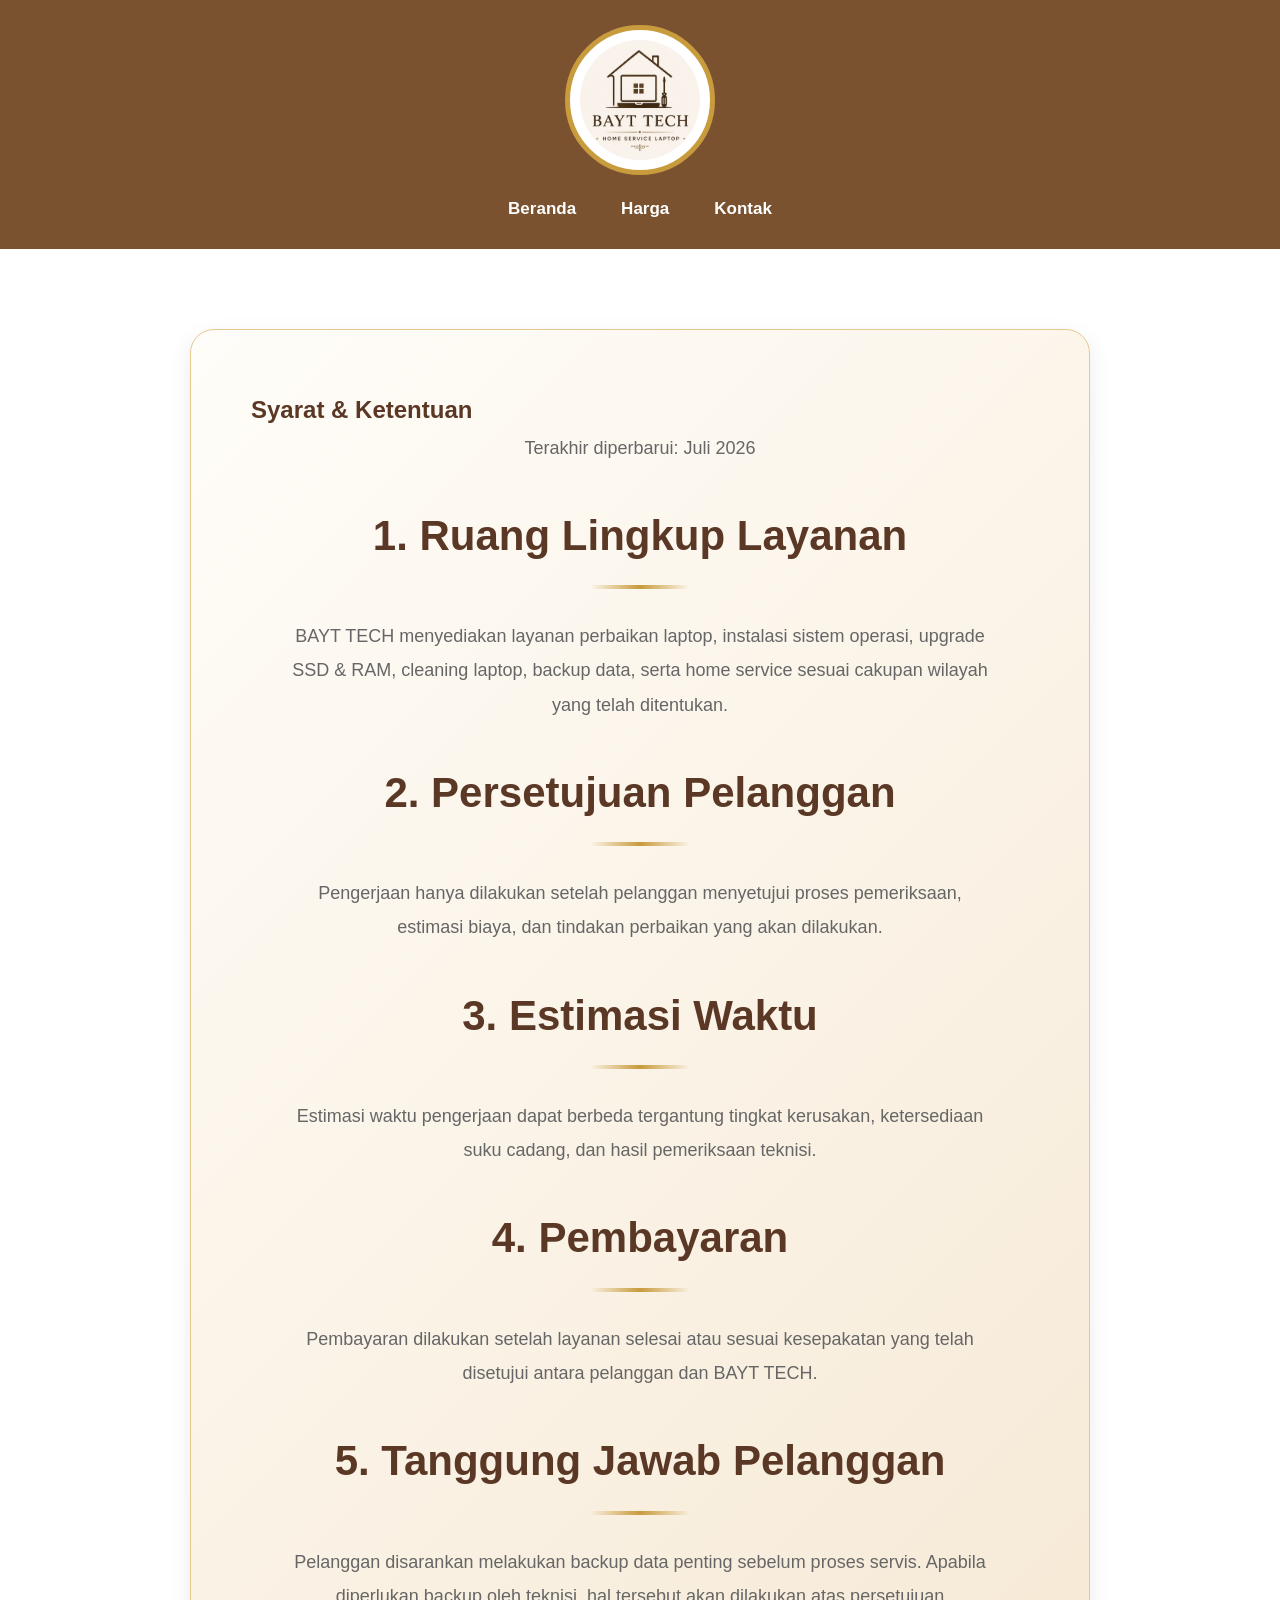
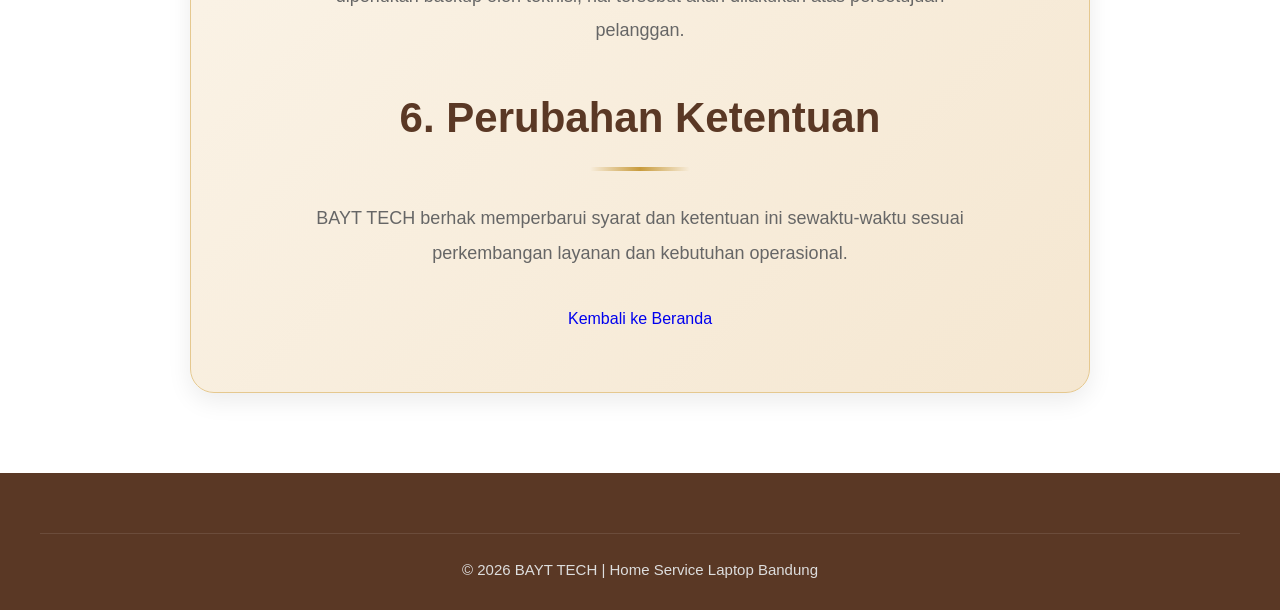
<file: terms.html>
<!DOCTYPE html>
<html lang="id">

<head>

<meta charset="UTF-8">
<meta name="viewport" content="width=device-width, initial-scale=1.0">

<title>Syarat & Ketentuan | BAYT TECH</title>

<meta name="description"
content="Syarat dan Ketentuan layanan BAYT TECH Home Service Laptop Bandung.">

<link rel="stylesheet" href="style.css">

<link rel="stylesheet"
href="https://cdnjs.cloudflare.com/ajax/libs/font-awesome/6.5.2/css/all.min.css">

<!-- Google tag (gtag.js) -->
<script async src="https://www.googletagmanager.com/gtag/js?id=G-MCREHY342C"></script>
<script>
  window.dataLayer = window.dataLayer || [];
  function gtag(){dataLayer.push(arguments);}
  gtag('js', new Date());

  gtag('config', 'G-MCREHY342C');
</script>

</head>

<body>

<header>

<a href="index.html" class="logo">
<img src="images/logo.png" alt="Logo BAYT TECH">
</a>

<nav>

<ul>

<li><a href="index.html">Beranda</a></li>

<li><a href="harga.html">Harga</a></li>

<li><a href="index.html#kontak">Kontak</a></li>

</ul>

</nav>

</header>

<section class="service-detail">

<div class="service-container">

<div class="service-content">

<h1>Syarat & Ketentuan</h1>

<p>
Terakhir diperbarui: Juli 2026
</p>

<h2>1. Ruang Lingkup Layanan</h2>

<p>
BAYT TECH menyediakan layanan perbaikan laptop, instalasi sistem operasi,
upgrade SSD & RAM, cleaning laptop, backup data, serta home service sesuai
cakupan wilayah yang telah ditentukan.
</p>

<h2>2. Persetujuan Pelanggan</h2>

<p>
Pengerjaan hanya dilakukan setelah pelanggan menyetujui proses pemeriksaan,
estimasi biaya, dan tindakan perbaikan yang akan dilakukan.
</p>

<h2>3. Estimasi Waktu</h2>

<p>
Estimasi waktu pengerjaan dapat berbeda tergantung tingkat kerusakan,
ketersediaan suku cadang, dan hasil pemeriksaan teknisi.
</p>

<h2>4. Pembayaran</h2>

<p>
Pembayaran dilakukan setelah layanan selesai atau sesuai kesepakatan yang
telah disetujui antara pelanggan dan BAYT TECH.
</p>

<h2>5. Tanggung Jawab Pelanggan</h2>

<p>
Pelanggan disarankan melakukan backup data penting sebelum proses servis.
Apabila diperlukan backup oleh teknisi, hal tersebut akan dilakukan atas
persetujuan pelanggan.
</p>

<h2>6. Perubahan Ketentuan</h2>

<p>
BAYT TECH berhak memperbarui syarat dan ketentuan ini sewaktu-waktu sesuai
perkembangan layanan dan kebutuhan operasional.
</p>

<div class="detail-button">

<a href="index.html" class="hero-btn">

Kembali ke Beranda

</a>

</div>

</div>

</div>

</section>

<footer>

<div class="footer-bottom">

© 2026 BAYT TECH | Home Service Laptop Bandung

</div>

</footer>

<script src="script.js"></script>

</body>

</html>
</file>
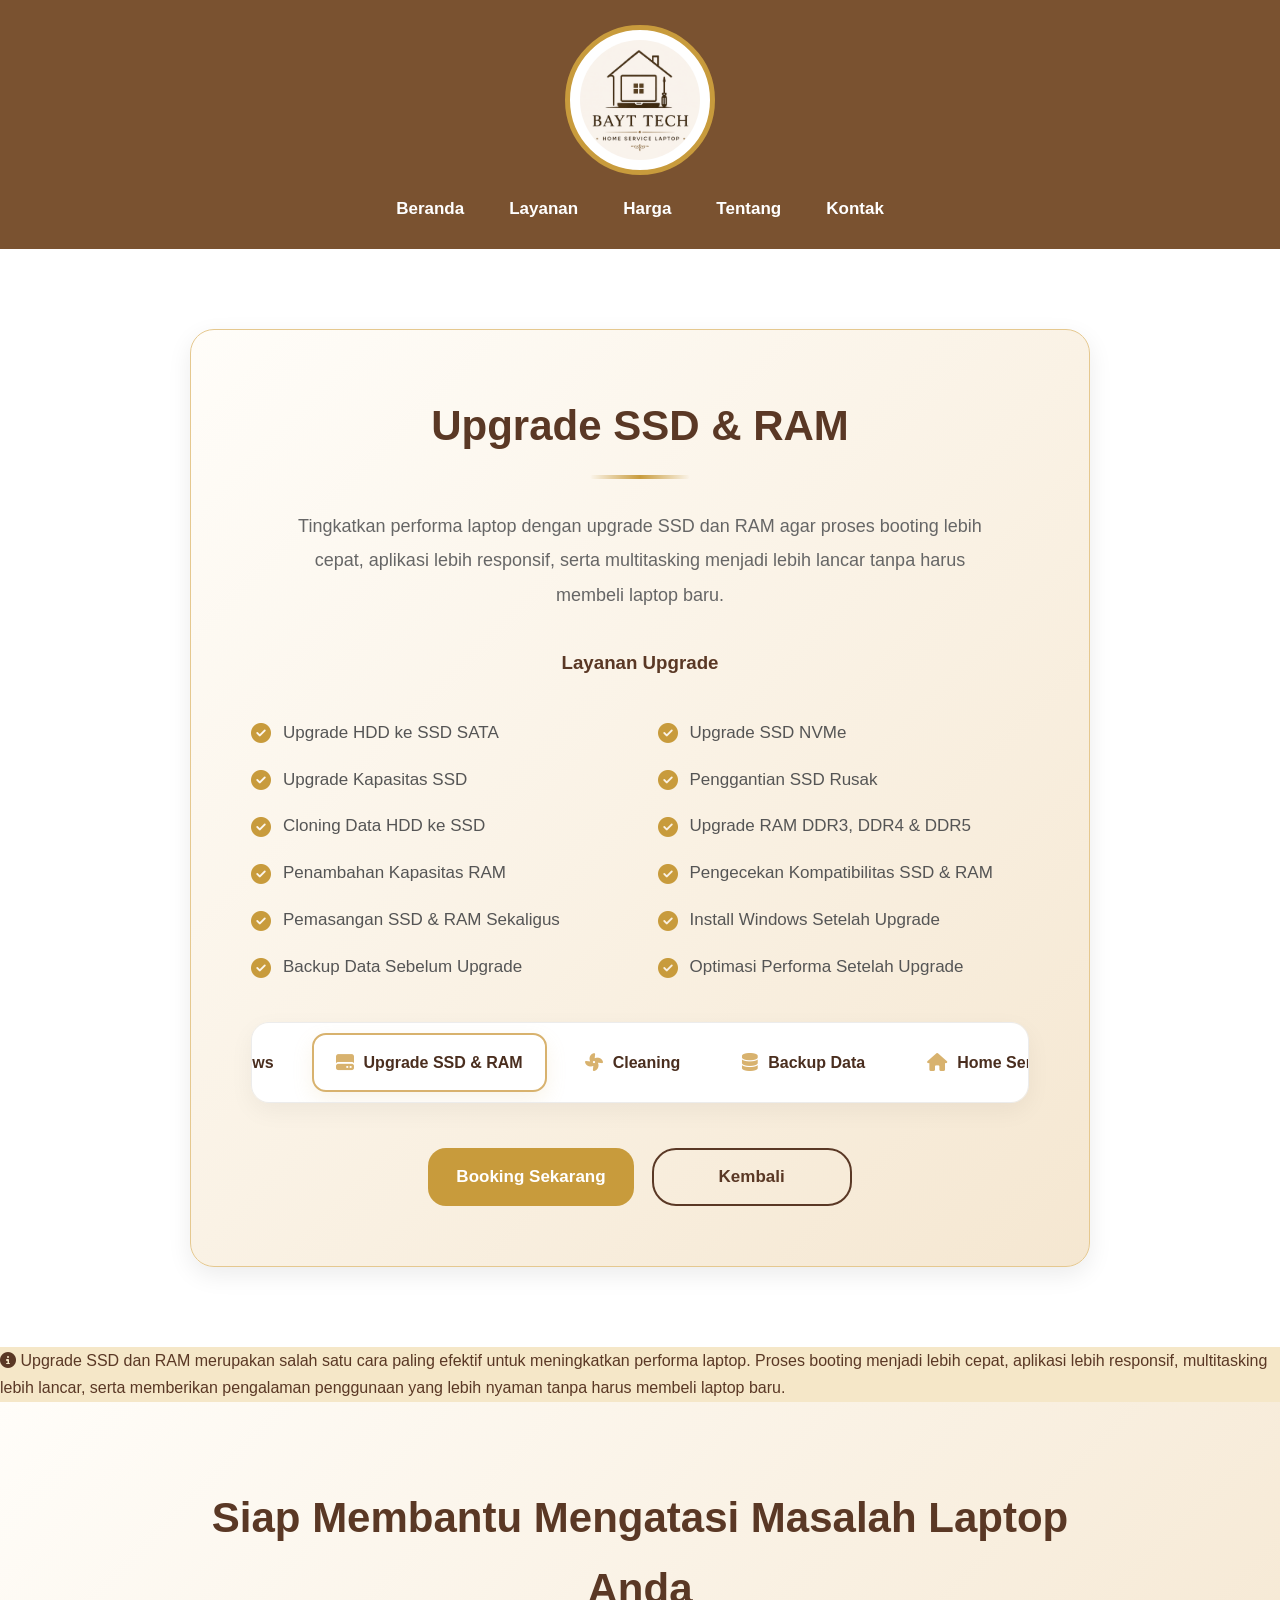
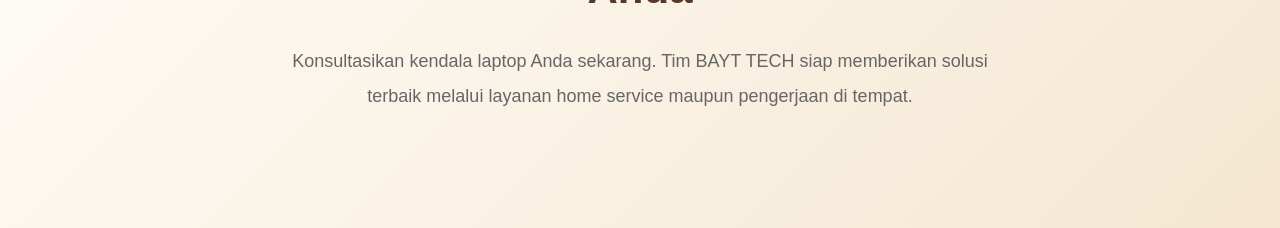
<file: upgrade-ssd.html>
<!DOCTYPE html>
<html lang="id">
<head>

    <meta charset="UTF-8">

    <meta name="viewport" content="width=device-width, initial-scale=1.0">

    <title>Upgrade SSD & RAM | BAYT TECH</title>

    <link rel="stylesheet" href="style.css">

    <link rel="stylesheet" href="https://cdnjs.cloudflare.com/ajax/libs/font-awesome/6.5.2/css/all.min.css">

    <!-- Google tag (gtag.js) -->
<script async src="https://www.googletagmanager.com/gtag/js?id=G-MCREHY342C"></script>
<script>
  window.dataLayer = window.dataLayer || [];
  function gtag(){dataLayer.push(arguments);}
  gtag('js', new Date());

  gtag('config', 'G-MCREHY342C');
</script>

</head>

<body>

<header>

    <a href="index.html" class="logo">
        <img src="images/logo.png" alt="Logo BAYT TECH">
    </a>

    <nav>
        <ul>
            <li><a href="index.html">Beranda</a></li>
            <li><a href="index.html#layanan">Layanan</a></li>
            <li><a href="index.html#harga">Harga</a></li>
            <li><a href="index.html#tentang">Tentang</a></li>
            <li><a href="index.html#kontak">Kontak</a></li>
        </ul>
    </nav>

</header>

<!-- ===================== UPGRADE SSD & RAM ===================== -->

<section class="service-detail">

    <div class="service-container">

        <div class="service-content">

            <h2>Upgrade SSD & RAM</h2>
            

            <p>
                Tingkatkan performa laptop dengan upgrade SSD dan RAM agar
                proses booting lebih cepat, aplikasi lebih responsif, serta
                multitasking menjadi lebih lancar tanpa harus membeli laptop baru.
            </p>

            <h3>Layanan Upgrade</h3>

            <ul>

                <li><i class="fa-solid fa-circle-check"></i> Upgrade HDD ke SSD SATA</li>

                <li><i class="fa-solid fa-circle-check"></i> Upgrade SSD NVMe</li>

                <li><i class="fa-solid fa-circle-check"></i> Upgrade Kapasitas SSD</li>

                <li><i class="fa-solid fa-circle-check"></i> Penggantian SSD Rusak</li>

                <li><i class="fa-solid fa-circle-check"></i> Cloning Data HDD ke SSD</li>

                <li><i class="fa-solid fa-circle-check"></i> Upgrade RAM DDR3, DDR4 & DDR5</li>

                <li><i class="fa-solid fa-circle-check"></i> Penambahan Kapasitas RAM</li>

                <li><i class="fa-solid fa-circle-check"></i> Pengecekan Kompatibilitas SSD & RAM</li>

                <li><i class="fa-solid fa-circle-check"></i> Pemasangan SSD & RAM Sekaligus</li>

                <li><i class="fa-solid fa-circle-check"></i> Install Windows Setelah Upgrade</li>

                <li><i class="fa-solid fa-circle-check"></i> Backup Data Sebelum Upgrade</li>

                <li><i class="fa-solid fa-circle-check"></i> Optimasi Performa Setelah Upgrade</li>

            </ul>

            <!-- ================= NAVIGASI LAYANAN ================= -->

<div class="service-nav-wrapper">

    <div class="service-nav">

        <a href="servis-laptop.html" class="service-nav-item">
            <i class="fa-solid fa-laptop"></i>
            <span>Servis Laptop</span>
        </a>

        <a href="install-windows.html" class="service-nav-item">
            <i class="fa-brands fa-windows"></i>
            <span>Install Windows</span>
        </a>

        <a href="upgrade-ssd.html" class="service-nav-item active">
            <i class="fa-solid fa-hard-drive"></i>
            <span>Upgrade SSD & RAM</span>
        </a>

        <a href="cleaning-laptop.html" class="service-nav-item">
            <i class="fa-solid fa-fan"></i>
            <span>Cleaning</span>
        </a>

        <a href="backup-data.html" class="service-nav-item">
            <i class="fa-solid fa-database"></i>
            <span>Backup Data</span>
        </a>

        <a href="home-service.html" class="service-nav-item">
            <i class="fa-solid fa-house"></i>
            <span>Home Service</span>
        </a>

    </div>

</div>

            <div class="detail-button">

              <a href="https://wa.me/6285862504870?text=Halo%20BAYT%20TECH,%20saya%20ingin%20booking%20layanan%20Upgrade%20SSD%20%26%20RAM." 
              target="_blank" class="btn">
    Booking Sekarang
</a>

                <a href="index.html#layanan" class="btn2">

                    Kembali

                </a>

            </div>

</section>
<p class="service-note">

    <i class="fa-solid fa-circle-info"></i>

    Upgrade SSD dan RAM merupakan salah satu cara paling efektif untuk meningkatkan performa laptop. Proses booting menjadi lebih cepat, aplikasi lebih responsif, multitasking lebih lancar, serta memberikan pengalaman penggunaan yang lebih nyaman tanpa harus membeli laptop baru.

</p>
<!-- ================= CTA ================= -->

<section class="service-cta">

    <div class="cta-content">

        <h2>Siap Membantu Mengatasi Masalah Laptop Anda</h2>

        <p>
            Konsultasikan kendala laptop Anda sekarang. Tim BAYT TECH siap
            memberikan solusi terbaik melalui layanan home service maupun
            pengerjaan di tempat.
        </p>


        </div>

    </div>

</section>

<script src="script.js"></script>

</body>

</html>
</file>
<file: style.css>
/*==================================================
BAYT TECH CSS
PART 1
FOUNDATION
RESET • ROOT • GLOBAL • HEADER • NAVBAR • BUTTON
==================================================*/

/*==================================================
RESET
==================================================*/

*,
*::before,
*::after{
    margin:0;
    padding:0;
    box-sizing:border-box;
}

/*==================================================
ROOT VARIABLES
==================================================*/

:root{

    /* Brand */

    --brown:#5A3825;
    --brown-dark:#4A2E1F;
    --brown-light:#7A5230;

    --gold:#C89B3C;

    --cream:#F5E7C8;
    --cream-light:#FFFDF9;

    --white:#FFFFFF;

    /* Text */

    --text:#555555;
    --text-light:#777777;

    /* Effect */

    --radius:20px;

    --shadow-sm:0 8px 25px rgba(0,0,0,.08);
    --shadow-md:0 15px 35px rgba(0,0,0,.10);
    --shadow-lg:0 20px 50px rgba(0,0,0,.12);

    --transition:.35s ease;

}

/*==================================================
GLOBAL
==================================================*/

html{

    scroll-behavior:smooth;

    scroll-padding-top:90px;

}

body{

    font-family:Arial, Helvetica, sans-serif;

    background:var(--cream);

    color:var(--brown);

    overflow-x:hidden;

    line-height:1.7;

}

img{

    display:block;

    max-width:100%;

}

a{

    text-decoration:none;

}

ul{

    list-style:none;

}

section{

    padding:100px 0;

}

/*==================================================
CONTAINER
==================================================*/

.container{

    width:min(1180px,92%);

    margin:auto;

}

/*==================================================
HEADER
==================================================*/

header{

    background:var(--brown-light);

    padding:25px 0;

}

/*==================================
NAVBAR SCROLLED
==================================*/

header{

    transition:all .35s ease;

}

header.scrolled{

    background:rgba(255,255,255,.96);

    backdrop-filter:blur(12px);

    box-shadow:0 10px 30px rgba(0,0,0,.08);

}

/*==================================================
LOGO
==================================================*/

.logo{

    display:flex;

    justify-content:center;

    align-items:center;

}

.logo img{

    width:150px;

    height:150px;

    object-fit:cover;

    border-radius:50%;

    background:var(--white);

    border:5px solid var(--gold);

    padding:10px;

}

/*==================================================
NAVIGATION
==================================================*/

nav{

    margin-top:20px;

}

nav ul{

    display:flex;

    justify-content:center;

    align-items:center;

    gap:45px;

    flex-wrap:wrap;

}

nav ul li a{

    color:var(--white);

    font-size:17px;

    font-weight:600;

    transition:var(--transition);

}

nav ul li a.active{

    color: var(--gold);

    position: relative;

}

nav ul li a.active::after{

    content:"";

    position:absolute;

    left:50%;

    bottom:-8px;

    transform:translateX(-50%);

    width:24px;

    height:3px;

    border-radius:10px;

    background:var(--gold);

}

nav ul li a:hover,
nav ul li a.active{

    color:var(--gold);

}

/*==================================================
GLOBAL BUTTON
==================================================*/

.btn,
.btn2{

    display:inline-flex;

    justify-content:center;

    align-items:center;

    min-width:200px;

    height:58px;

    padding:0 28px;

    border-radius:24px;

    font-size:17px;

    font-weight:700;

    transition:var(--transition);

}

.btn{

    display:inline-flex;
    justify-content:center;
    align-items:center;

    min-width:200px;
    height:58px;

    padding:0 28px;

    border-radius:18px;

    background:var(--gold);

    color:#fff;

    font-weight:700;

    position:relative;

    overflow:hidden;

    transition:all .35s ease;

}

.btn::before{

    content:"";

    position:absolute;

    top:0;

    left:-120%;

    width:70%;

    height:100%;

    background:linear-gradient(

        90deg,

        transparent,

        rgba(255,255,255,.45),

        transparent

    );

    transform:skewX(-25deg);

    transition:.8s;

}

.btn:hover{

    background:var(--brown);
    
    transform:translateY(-4px);

    box-shadow:0 15px 35px rgba(0,0,0,.18);
}

.btn:hover::before{

    left:170%;

}

.btn2{

    border:2px solid var(--brown);

    color:var(--brown);

    background:transparent;

}

.btn2:hover{

    background:var(--brown);

    color:var(--white);

}

/*==================================================
BAYT TECH CSS
PART 2
HERO • CONSULT CTA • STATISTIK
==================================================*/

/*==================================================
HERO
==================================================*/

.hero{

    position:relative;
    overflow:visible;

    width:90%;
    max-width:1400px;

    margin:40px auto;

    padding:80px;

    min-height:650px;

    display:flex;
    justify-content:space-between;
    align-items:center;

    border-radius:24px;

    background:linear-gradient(
        135deg,
        #F8EED8 0%,
        #F4E2BD 45%,
        #FBF5EA 100%
    );

    box-shadow:var(--shadow-lg);

}

.hero::before{

    content:"";

    position:absolute;

    inset:0;

    background:linear-gradient(
        rgba(255,255,255,.18),
        transparent 45%
    );

    pointer-events:none;

}

/*==================================================
HERO CONTENT
==================================================*/

.hero-text{

    width:50%;
    position:relative;
    z-index:2;

}

.hero-subtitle{

    font-size:16px;

    font-weight:700;

    letter-spacing:5px;

    color:#777;

    margin-bottom:18px;

}

.hero h1{

    font-size:56px;

    font-weight:800;

    line-height:1.2;

    letter-spacing:-1px;

    color:var(--brown);

    margin-bottom:25px;

}

.hero p{

    max-width:560px;

    font-size:19px;

    color:#5e5e5e;

    line-height:1.9;

    margin-bottom:35px;

}

.hero-button{

    display:flex;

    gap:18px;

    margin-top:40px;

    flex-wrap:wrap;

}

/*==================================================
BACKGROUND LOGO
==================================================*/

.hero-bg-logo{

    position:absolute;

    top:50%;

    right:40px;

    width:500px;

    height:500px;

    transform:translateY(-50%);

    background:url("images/bg-icon-putih.png") center/contain no-repeat;

    opacity:.08;

    pointer-events:none;

    z-index:1;

}

/*==================================================
CONSULT BANNER
==================================================*/

.consult-banner{

    width:100%;

    max-width:560px;

    margin-top:35px;

    padding:24px 28px;

    border-radius:22px;

    background:linear-gradient(

        135deg,

        rgba(255,255,255,.45),

        rgba(255,255,255,.18)

    );

    backdrop-filter:blur(10px);

    border:1px solid rgba(255,255,255,.35);

    box-shadow:var(--shadow-md);

}

.consult-badge{

    display:inline-flex;

    align-items:center;

    gap:8px;

    padding:8px 16px;

    border-radius:50px;

    background:rgba(200,155,60,.12);

    border:1px solid rgba(200,155,60,.35);

    color:#8B5E00;

    font-size:13px;

    font-weight:700;

}

.consult-badge i{

    color:var(--gold);

    font-size:16px;

}

.consult-banner h3{

    margin:18px 0 15px;

    font-size:34px;

    font-weight:800;

    color:var(--brown);

    line-height:1.3;

}

.consult-banner p{

    font-size:17px;

    color:#5f5f5f;

    line-height:1.8;

    margin-bottom:22px;

}

.consult-feature{

    display:flex;

    gap:15px;

    flex-wrap:wrap;

    margin-bottom:28px;

}

.consult-feature span{

    padding:8px 14px;

    border-radius:30px;

    background:#FFF6E5;

    border:1px solid rgba(200,155,60,.25);

    color:#6B4226;

    font-size:14px;

    font-weight:600;

}

.consult-button{

    display:inline-flex;

    justify-content:center;

    align-items:center;

    gap:10px;

    padding:15px 28px;

    border-radius:16px;

    background:#25D366;

    color:#fff;

    font-size:16px;

    font-weight:700;

    transition:var(--transition);

}

.consult-button:hover{

    background:#1EBE5B;

    transform:translateY(-3px);

}

/*==================================================
STATISTIK
==================================================*/

.statistik{

    background:#FFFDF9;

    text-align:center;

    padding:90px 40px;

}

.statistik h2{

    font-size:42px;

    color:var(--brown);

    margin-bottom:18px;

}

.statistik>p{

    max-width:760px;

    margin:0 auto 60px;

    font-size:18px;

    color:#666;

    line-height:1.8;

}

.statistik-grid{

    max-width:1200px;

    margin:auto;

    display:grid;

    grid-template-columns:repeat(4,1fr);

    gap:30px;

}

.stat-card{

    padding:35px 25px;

    border-radius:24px;

    background:#FFF7E8;

    border:1px solid rgba(200,155,60,.25);

    box-shadow:var(--shadow-sm);

    transition:var(--transition);

}

.stat-card:hover{

    transform:translateY(-12px);

    box-shadow:0 25px 50px rgba(0,0,0,.15);

}

.stat-card i{

    font-size:44px;

    color:var(--gold);

    margin-bottom:20px;

}

.stat-card h3{

    font-size:34px;

    color:var(--brown);

    margin-bottom:10px;

}

.stat-card span{

    display:block;

    color:#666;

    font-size:16px;

    line-height:1.6;

}

/*==================================================
BAYT TECH CSS
PART 3
LAYANAN • SERVICE DETAIL • PROCESS
==================================================*/

/*==================================================
LAYANAN
==================================================*/

#layanan{

    background:var(--cream);

    text-align:center;

}

#layanan h2{

    font-size:42px;

    color:var(--brown);

    margin-bottom:18px;

}

.layanan-sub{

    max-width:760px;

    margin:0 auto 60px;

    color:#666;

    font-size:18px;

    line-height:1.8;

}

/*==================================================
SERVICE GRID
==================================================*/

.service-grid{

    max-width:1200px;

    margin:auto;

    display:grid;

    grid-template-columns:repeat(3,1fr);

    gap:30px;

}

/*==================================================
SERVICE CARD
==================================================*/

.service-card{

    position: relative;

    overflow: hidden;

    background: #fff;

    padding: 35px;

    border-radius: 24px;

    box-shadow: var(--shadow-sm);

    transition: all .35s ease;

    border: 1px solid rgba(200,155,60,.15);

}

.service-card::before{

    content:"";

    position:absolute;

    top:0;

    left:-120%;

    width:70%;

    height:100%;

    background:linear-gradient(

        90deg,

        transparent,

        rgba(255,255,255,.55),

        transparent

    );

    transform:skewX(-25deg);

    transition:.8s;

}

.service-card:hover{

    transform:translateY(-10px);

    box-shadow:0 25px 55px rgba(0,0,0,.15);

    border-color:rgba(200,155,60,.45);

}

.service-card:hover::before{

    left:170%;

}

/*==================================================
SERVICE ICON
==================================================*/

.icon{

    width:85px;

    height:85px;

    margin:0 auto 25px;

    display:flex;

    justify-content:center;

    align-items:center;

    border-radius:50%;

    background:rgba(200,155,60,.12);

    border:2px solid var(--gold);

    color:var(--brown);

    font-size:34px;

    transition:var(--transition);

}

.service-card:hover .icon{

    background:var(--gold);

    color:#fff;

    transform:rotate(12deg) scale(1.12);

    box-shadow:0 12px 25px rgba(200,155,60,.35);

}

/*==================================================
SERVICE CONTENT
==================================================*/

.service-card h3{

    font-size:26px;

    color:var(--brown);

    margin-bottom:18px;

}

.service-card p{

    color:#666;

    line-height:1.8;

    margin-bottom:28px;

}

/*==================================================
SERVICE BUTTON
==================================================*/

.service-btn{

    display:inline-flex;

    align-items:center;

    gap:10px;

    padding:14px 28px;

    border-radius:24px;

    background:var(--brown);

    color:#fff;

    font-weight:700;

    transition:var(--transition);

}

.service-btn:hover{

    background:var(--gold);

}

.service-btn i{

    transition:var(--transition);

}

.service-btn:hover i{

    transform:translateX(6px);

}

/*==================================================
SERVICE DETAIL
==================================================*/

.service-detail{

    background:#fff;

    padding:80px 20px;

}

.service-container{

    max-width:900px;

    margin:0 auto;

}

/*==================================================
SERVICE CONTENT BOX
==================================================*/

.service-content{

    padding:60px;

    border-radius:24px;

    background:linear-gradient(
        135deg,
        #fffdf9,
        #f5e7d1
    );

    border:1px solid #e5c88f;

    box-shadow:var(--shadow-sm);

}

/*==================================================
TITLE
==================================================*/

.service-content h2{

    display:block !important;

    visibility:visible !important;

    opacity:1 !important;

    color:var(--brown) !important;

    font-size:42px !important;

    text-align:center !important;

    margin:0 0 30px !important;

}

.service-content > p{

    max-width:700px;

    margin:0 auto 35px;

    color:#666;

    font-size:18px;

    line-height:1.9;

    text-align:center;

}

.service-content h3{

    color:var(--brown);

    text-align:center;

    margin-bottom:25px;

}



/*==================================================
SERVICE LIST
==================================================*/

.service-content ul{

    list-style:none;

    padding:0;

    margin:40px 0;

    display:grid;

    grid-template-columns:repeat(2,1fr);

    gap:18px 35px;

}

.service-content li{

    display:flex;

    align-items:center;

    gap:12px;

    color:#555;

    font-size:17px;

}

.service-content li i{

    color:var(--gold);

    font-size:20px;

}

/*==================================================
BUTTON
==================================================*/

.detail-button{

    display:flex;

    justify-content:center;

    gap:18px;

    flex-wrap:wrap;

}

/*==================================================
SERVICE PROCESS
==================================================*/

.service-process{

    background:var(--cream);

}

.process-header{

    max-width:800px;

    margin:0 auto 60px;

    text-align:center;

}

.process-header img{

    width:150px;

    margin:0 auto 25px;

}

.process-header h2{

    font-size:42px;

    color:var(--brown);

    margin-bottom:20px;

}

.process-header p{

    color:#666;

    font-size:18px;

    line-height:1.9;

}

/*==================================================
PROCESS GRID
==================================================*/

.process-grid{

    max-width:1200px;

    margin:auto;

    display:grid;

    grid-template-columns:repeat(3,1fr);

    gap:25px;

}

/*==================================================
PROCESS CARD
==================================================*/

.process-card{

    background:#fff;

    padding:30px 22px;

    border-radius:20px;

    text-align:center;

    box-shadow:var(--shadow-sm);

    transition:var(--transition);

}

.process-card:hover{

    transform:translateY(-12px);

    box-shadow:0 25px 50px rgba(0,0,0,.15);

}

/*==================================================
PROCESS ICON
==================================================*/

.process-icon{

    width:55px;

    height:55px;

    margin:0 auto 20px;

    display:flex;

    justify-content:center;

    align-items:center;

    border-radius:50%;

    background:rgba(200,155,60,.12);

    border:2px solid var(--gold);

    color:var(--brown);

    font-size:22px;

    transition:var(--transition);

}

.process-card:hover .process-icon{

    background:var(--gold);

    color:#fff;

    transform:rotate(10deg) scale(1.08);

}

/*==================================================
PROCESS CONTENT
==================================================*/

.process-card h3{

    color:var(--brown);

    font-size:17px;

    margin-bottom:12px;

}

.process-card p{

    color:#666;

    line-height:1.7;

    font-size:14px;

}

header{

    background: var(--brown-light);

    padding: 25px 0;

}
/*==================================================
BAYT TECH CSS
PART 4
FAQ • PRICING • CTA • FOOTER
==================================================*/

/*==================================================
FAQ
==================================================*/

.faq{

    background:linear-gradient(
        180deg,
        #FFFDF9 0%,
        #F8F1E6 100%
    );

}

.faq .section-title{

    text-align:center;

    margin-bottom:60px;

}

.faq .section-title h2{
    
    font-size:42px;

    color:var(--brown);

    margin-bottom:18px;

}

.faq .section-title p{

    max-width:720px;

    margin:auto;

    color:#666;

    line-height:1.9;

}

.faq-item{

    margin-bottom:18px;

    background:#FFFAF4;

    border:1px solid #E2C796;

    border-radius:24px;

    overflow:hidden;

    box-shadow:var(--shadow-sm);

    transition:var(--transition);

}

.faq-item:hover{

    transform:translateY(-5px);

    box-shadow:var(--shadow-lg);

}

.faq-question{

    width:100%;

    padding:24px 30px;

    display:flex;

    justify-content:space-between;

    align-items:center;

    border:none;

    background:none;

    cursor:pointer;

    text-align:left;

    font-size:18px;

    font-weight:700;

    color:var(--brown);

}

.faq-question span{

    font-size:30px;

    color:var(--gold);

}

.faq-answer{

    max-height:0;

    overflow:hidden;

    transition:max-height .4s ease;

    background:#FFFDF9;

}

.faq-answer p{

    padding:0 30px 30px;

    color:#666;

    line-height:1.9;

}

.faq-item.active{

    border-left:5px solid var(--gold);

}

/*==================================================
PRICING
==================================================*/

.pricing{

    background:#F8F6F2;

}

.pricing-grid{

    display:grid;

    grid-template-columns:repeat(auto-fit,minmax(280px,1fr));

    gap:30px;

}

.price-card{

    position:relative;

    overflow:hidden;

    background:#fff;

    padding:35px;

    text-align:center;

    border-radius:24px;

    border:1px solid #eee;

    box-shadow:var(--shadow-sm);

    transition:var(--transition);

}

.price-card:hover{

    transform:translateY(-12px);

    box-shadow:0 25px 50px rgba(0,0,0,.15);

}

.price-card i{

    width:80px;

    height:80px;

    margin-bottom:20px;

    display:flex;

    justify-content:center;

    align-items:center;

    border-radius:50%;

    background:var(--brown-light);

    color:#fff;

    font-size:34px;

}

.price-card h2{

    color:var(--brown-light);

    font-size:36px;

    margin:20px 0;

}

.price-feature{

    margin:30px 0;

}

.price-feature li{

    margin:12px 0;

    color:#666;

}

.price-feature li i{

    margin-right:10px;

    color:#2ECC71;

}

.popular-badge{

    position:absolute;

    top:18px;

    right:-45px;

    padding:8px 50px;

    background:var(--gold);

    color:#fff;

    transform:rotate(45deg);

    font-size:13px;

    font-weight:700;

}

/* ================= CTA ================= */

.service-cta{

    background: linear-gradient(135deg,#FFFDF9,#F5E7D1);

    padding:80px 20px;

}

.cta-content{

    max-width:900px;

    margin:0 auto;

    text-align:center;

}

.cta-content h2{

    font-size:42px;

    color:var(--brown);

    margin-bottom:20px;

}

.cta-content p{

    max-width:700px;

    margin:0 auto 35px;

    color:#666;

    line-height:1.9;

    font-size:18px;

}

.cta-buttons{

    display:flex;

    justify-content:center;

    gap:18px;

    flex-wrap:wrap;

}


/*==================================================
                    FOOTER
==================================================*/

footer{

    background:var(--brown);

    color:#fff;

    padding:60px 30px 25px;

}

.footer-container{

    max-width:1200px;

    margin:auto;

    display:grid;

    grid-template-columns:1.5fr 1fr 1.3fr;

    gap:60px;

    align-items:flex-start;

}

/*================ LOGO =================*/

.footer-logo img{

    width:160px;

    display:block;

    margin-bottom:20px;

}

.footer-tagline{

    font-size:18px;

    font-weight:700;

    margin-bottom:16px;

    color:#fff;

}

.footer-about p{

    max-width:400px;

    color:#ddd;

    line-height:1.9;

}

/*================ TITLE =================*/

.footer-title{

    color:var(--gold);

    font-size:22px;

    margin-bottom:20px;

}

/*================ MENU =================*/

.footer-links{

    list-style:none;

    padding:0;

    margin:0;

}

.footer-links li{

    margin-bottom:14px;

}

.footer-links a{

    color:#ddd;

    text-decoration:none;

    transition:.3s;

}

.footer-links a:hover{

    color:var(--gold);

    padding-left:6px;

}

/*================ CONTACT =================*/

.contact-info{

    display:flex;

    flex-direction:column;

    gap:14px;

}

.contact-info p{

    display:flex;

    align-items:flex-start;

    gap:12px;

    margin:0;

    line-height:1.8;

    color:#ddd;

}

.contact-info i{

    color:var(--gold);

    width:20px;

    margin-top:4px;

    flex-shrink:0;

}

.contact-info a{

    color:#ddd;

    text-decoration:none;

    transition:.3s;

}

.contact-info a:hover{

    color:var(--gold);

}

/*================ DIVIDER =================*/

.footer-divider{

    max-width:1200px;

    margin:45px auto 25px;

    height:1px;

    background:rgba(255,255,255,.12);

}

/*================ LEGAL =================*/

.footer-legal{

    display:flex;

    justify-content:center;

    align-items:center;

    flex-wrap:wrap;

    gap:14px;

    margin-bottom:22px;

}

.footer-legal a{

    color:#ddd;

    text-decoration:none;

    transition:.3s;

}

.footer-legal a:hover{

    color:var(--gold);

}

.footer-legal span{

    color:#777;

}

/*================ COPYRIGHT =================*/

.footer-bottom{

    max-width:1200px;

    margin:auto;

    padding-top:22px;

    border-top:1px solid rgba(255,255,255,.10);

    text-align:center;

    color:#ddd;

    line-height:1.9;

    font-size:15px;

}

/*==================================================
                RESPONSIVE
==================================================*/

@media(max-width:992px){

footer{

    padding:55px 20px 25px;

}

.footer-container{

    grid-template-columns:1fr;

    gap:45px;

    text-align:center;

}

.footer-logo img{

    margin:0 auto 20px;

}

.footer-about p{

    max-width:100%;

    margin:auto;

}

.contact-info{

    align-items:center;

}

.contact-info p{

    justify-content:center;

}

.footer-title{

    margin-bottom:16px;

}

}

@media(max-width:576px){

.footer-logo img{

    width:140px;

}

.footer-tagline{

    font-size:17px;

}

.footer-title{

    font-size:20px;

}

.footer-about p{

    font-size:15px;

}

.footer-links li{

    margin-bottom:10px;

}

.footer-bottom{

    font-size:14px;

    line-height:1.8;

}

}

/*==================================================
BAYT TECH CSS
PART 5
FLOATING WA • SCROLL TOP • PRELOADER • RESPONSIVE
==================================================*/

/*==================================================
FLOATING WHATSAPP
==================================================*/

.floating-wa{

    position:fixed;

    right:25px;

    bottom:25px;

    width:65px;

    height:65px;

    display:flex;

    justify-content:center;

    align-items:center;

    border-radius:50%;

    background:#25D366;

    color:#fff;

    font-size:32px;

    text-decoration:none;

    box-shadow:var(--shadow-md);

    z-index:99999;

    transition:var(--transition);

}

.floating-wa:hover{

    transform:translateY(-5px) scale(1.08);

    box-shadow:var(--shadow-lg);

}

/*==================================================
SCROLL TO TOP
==================================================*/

#scrollTopBtn{

    position:fixed;

    right:25px;

    bottom:120px;

    width:55px;

    height:55px;

    display:flex;

    justify-content:center;

    align-items:center;

    border:none;

    border-radius:50%;

    background:var(--brown-dark);

    color:#fff;

    font-size:20px;

    cursor:pointer;

    opacity:0;

    visibility:hidden;

    transform:translateY(20px);

    transition:all .35s ease;

    z-index:99998;

}

#scrollTopBtn.show{

    opacity:1;

    visibility:visible;

    transform:translateY(0);

}

#scrollTopBtn:hover{

    background:var(--gold);

}

/*==================================================
PRELOADER
==================================================*/

#preloader{

    position:fixed;

    inset:0;

    display:flex;

    justify-content:center;

    align-items:center;

    background:var(--cream);

    z-index:999999;

    transition:.6s;

}

#preloader.hide{

    opacity:0;

    visibility:hidden;

}

.loader-content{

    display:flex;
    flex-direction:column;
    align-items:center;
    justify-content:center;

    text-align:center;

}

.loader-content img{

    width:120px;

    display:block;

    margin:0 auto 20px;

}

.loader-content h2{

    color:var(--brown);

    margin-bottom:10px;

}

.loader-content p{

    color:var(--brown-light);

    margin-bottom:25px;

}

.loader-spinner{

    width:45px;

    height:45px;

    margin:auto;

    border:4px solid rgba(90,56,37,.2);

    border-top-color:var(--brown);

    border-radius:50%;

    animation:spin .9s linear infinite;

}

@keyframes spin{

    to{

        transform:rotate(360deg);

    }

}

/*==================================================
SCROLL REVEAL
==================================================*/

.reveal{

    opacity:0;

    transform:translateY(50px);

    transition:.8s ease;

}

.reveal.active{

    opacity:1;

    transform:translateY(0);

}

/*==================================
STAGGER ANIMATION
==================================*/

.reveal{

    opacity:0;

    transform:translateY(40px);

    transition:opacity .7s ease,
               transform .7s ease;

}

.reveal.active{

    opacity:1;

    transform:translateY(0);

}

.reveal-delay-1{

    transition-delay:.15s;

}

.reveal-delay-2{

    transition-delay:.30s;

}

.reveal-delay-3{

    transition-delay:.45s;

}

.reveal-delay-4{

    transition-delay:.60s;

}

.reveal-delay-5{

    transition-delay:.75s;

}

/*==================================================
PREMIUM SECTION TITLE
==================================================*/

.section-title h2,
#layanan h2,
.process-header h2,
.statistik h2,
.service-content h2,
.cta-box h2{

    position:relative;
    display:inline-block;
    padding-bottom:18px;

}

.section-title h2::after,
#layanan h2::after,
.process-header h2::after,
.statistik h2::after,
.service-content h2::after,
.cta-box h2::after{

    content:"";

    position:absolute;

    left:50%;
    bottom:0;

    transform:translateX(-50%);

    width:100px;
    height:4px;

    border-radius:20px;

    background:linear-gradient(
        90deg,
        transparent,
        var(--gold),
        transparent
    );

}

/*==================================================
RESPONSIVE
==================================================*/

@media (max-width:992px){

    .hero{

        flex-direction:column;

        text-align:center;

        padding:70px 35px;

    }

    .hero-text{

        width:100%;

    }

    .hero p{

        max-width:100%;

    }

    .hero-button{

        justify-content:center;

    }

    .hero-bg-logo{

        width:320px;

        height:320px;

        right:50%;

        top:72%;

        transform:translate(50%,-50%);

    }

    .statistik-grid{

        grid-template-columns:repeat(2,1fr);

    }

    .service-grid{

        grid-template-columns:repeat(2,1fr);

    }

    .process-grid{

        grid-template-columns:repeat(2,1fr);

    }

    .service-container{

        grid-template-columns:1fr;

    }

    .footer-container{

        grid-template-columns:1fr;

        text-align:center;

    }

}

@media (max-width:768px){

    header{

        padding:20px;

    }

    .logo img{

        width:120px;

        height:120px;

    }

    nav ul{

        flex-direction:column;

        gap:18px;

    }

    .hero{

        width:94%;

        padding:55px 25px;

        min-height:auto;

    }

    .hero h1{

        font-size:38px;

    }

    .hero p{

        font-size:17px;

    }

    .hero-button{

        flex-direction:column;

    }

    .btn,
    .btn2{

        width:100%;

        min-width:unset;

    }

    .hero-bg-logo{

        width:220px;

        height:220px;

    }

    .consult-banner{

        max-width:100%;

        padding:25px;

    }

    .consult-feature{

        flex-direction:column;

    }

    .consult-button{

        width:100%;

        justify-content:center;

    }

    .statistik-grid{

        grid-template-columns:repeat(2,1fr);

        gap:18px;

    }

    .stat-card{

        padding:22px 15px;

    }

    .stat-card h3{

        font-size:24px;

    }

    .service-grid{

        grid-template-columns:repeat(2,1fr);
        gap:15px;

    }

    .process-grid{

        grid-template-columns:repeat(2,1fr);
        gap:15px;

    }

    .service-content{

        padding:35px 25px;

    }

    .footer-legal{

        flex-direction:column;

        gap:10px;

    }

    .footer-legal span{

        display:none;

    }

    .floating-wa{

        width:60px;

        height:60px;

      right: clamp(20px, 3vw, 30px);

       bottom: clamp(30px, 5vw, 45px);

        font-size:28px;
        

    }

    #scrollTopBtn{


       right: clamp(20px, 3vw, 30px);
 
        bottom: clamp(110px, 12vw, 135px);

        width:50px;

        height:50px;

    }

}

@media (max-width:480px){

    .hero h1{

        font-size:32px;

    }

    .statistik h2,
    .process-header h2,
    #layanan h2,
    .faq .section-title h2{

        font-size:30px;

    }

    .service-content h2{

        font-size:30px;

        display:block;

    width:100%;

    text-align:center;

    }

    .cta-box h2{

        font-size:30px;

    }

}

/*==================================
     NAVIGASI LAYANAN PREMIUM
===================================*/

.service-nav-wrapper{

    margin:35px 0 45px;

}

.service-nav{

    display:flex;
    gap:14px;

    overflow-x:auto;
    overflow-y:hidden;

    padding:10px;

    background:#ffffff;

    border:1px solid #ececec;

    border-radius:18px;

    box-shadow:0 8px 25px rgba(0,0,0,.05);

    scroll-behavior:smooth;

    -webkit-overflow-scrolling:touch;

}

/* Hilangkan scrollbar */

.service-nav::-webkit-scrollbar{

    display:none;

}

.service-nav{

    scrollbar-width:none;

    scroll-snap-type:x proximity;

}

.service-nav-item{

    flex:0 0 auto;

    display:flex;

    align-items:center;

    gap:10px;

    padding:14px 22px;

    border-radius:14px;

    text-decoration:none;

    color:#4A2E1F;

    font-weight:600;

    transition:.30s ease;

    white-space:nowrap;

    cursor:pointer;

user-select:none;

-webkit-tap-highlight-color:transparent;

border:2px solid transparent;

}

.service-nav-item i{

    font-size:18px;

    color:#D8B26E;

}

.service-nav-item:hover{

    background:#FFF8ED;

    border-color:#D8B26E;

    transform:translateY(-3px);

    box-shadow:0 8px 20px rgba(216,178,110,.10);

}

/* Active Menu */

.service-nav-item.active{

    background:#ffffff;

    color:#4A2E1F;

    border:2px solid #D8B26E;

    box-shadow:0 8px 20px rgba(216,178,110,.15);

}

.service-nav-item.active i{

    color:#D8B26E;

}

@media(max-width:768px){

.service-nav{

    padding:8px;

    gap:10px;

    scroll-snap-type:x proximity;

}

.service-nav-item{

    padding:12px 18px;

    font-size:14px;

    scroll-snap-align:center;

}

.service-nav-item i{

    font-size:16px;

}

}

/*=====================================
            GALLERY
=====================================*/

.gallery{

    padding:90px 0;

    background:#fff;

}

.gallerySwiper{

    margin-top:45px;

}

.gallerySwiper .swiper-slide{

    height:380px;

    border-radius:18px;

    overflow:hidden;

    display:flex;

    align-items:center;

    justify-content:center;

    background:#f8f8f8;

    box-shadow:0 10px 30px rgba(0,0,0,.08);

}

.gallerySwiper img{

    width:100%;

    height:100%;

    object-fit:contain;

    transition:.35s;

}

.gallerySwiper .swiper-slide:hover img{

    transform:scale(1.03);

}

.gallery .swiper-button-next,
.gallery .swiper-button-prev{

    color:#D8B26E;

}

.gallery .swiper-pagination{

    margin-top:20px;

    position:relative;

}

.gallery .swiper-pagination-bullet{

    background:#bdbdbd;

    opacity:1;

}

.gallery .swiper-pagination-bullet-active{

    background:#D8B26E;

}

@media(max-width:768px){

.gallery{

    padding:70px 0;

}

.gallerySwiper .swiper-slide{

    height:300px;

}

}

/*==============================
        GALLERY HEADER
==============================*/

.gallery-header{

    text-align:center;

    margin-bottom:50px;

}

.gallery-header span{

    display:inline-block;

    color:#D8B26E;

    font-size:34px;

    font-weight:700;

    letter-spacing:3px;

    text-transform:uppercase;

    margin-bottom:15px;

}

.gallery-header h2{

    font-size:42px;

    color:#4A2E1F;

    margin-bottom:18px;

    font-weight:700;

}

.gallery-header p{

    max-width:650px;

    margin:auto;

    color:#666;

    line-height:1.8;

    font-size:17px;

}

@media(max-width:768px){

.gallery-header h2{

    font-size:30px;

}

.gallery-header p{

    font-size:15px;

    line-height:1.7;

    padding:0 10px;

}

}

@media(max-width:768px){

.gallery-header h2{

    font-size:30px;

}

.gallery-header p{

    font-size:15px;

    line-height:1.7;

    padding:0 10px;

}

}

/*=========================================
            PREMIUM CTA
=========================================*/

.cta-premium{

    padding:100px 0;

    background:linear-gradient(180deg,#FFF8ED,#F8E8D0);

}

.cta-box{

    max-width:700px;

    margin:auto;

    background:#fff;

    border-radius:20px;

    padding:45px 35px;

    text-align:center;

    box-shadow:0 15px 35px rgba(0,0,0,.08);

}

.cta-badge{

    display:inline-block;

    padding:6px 16px;

    border:1px solid #D8B26E;

    border-radius:50px;

    color:#D8B26E;

    font-size:12px;

    font-weight:700;

    letter-spacing:2px;

    margin-bottom:16px;

}

.cta-box h2{

    font-size:34px;

    color:#4A2E1F;

    line-height:1.3;

    margin-bottom:16px;

}

.cta-box p{

    max-width:550px;

    margin:0 auto 28px;

    font-size:15px;

    line-height:1.8;

    color:#666;

}

.cta-button{

    display:inline-flex;

    align-items:center;

    gap:12px;

    padding:14px 28px;

    border-radius:50px;

    background:#25D366;

    color:#fff;

    text-decoration:none;

    font-weight:600;

    font-size:16px;

    transition:.3s;

}

.cta-button:hover{

    transform:translateY(-4px);

    box-shadow:0 15px 35px rgba(37,211,102,.35);

}

.cta-button i{

    font-size:22px;

}

@media(max-width:768px){

.cta-premium{

    padding:70px 0;

}

.cta-box{

    max-width:100%;

    padding:30px 22px;

}

.cta-box h2{

    font-size:26px;

}

.cta-box p{

    font-size:14px;

}

.cta-button{

    width:100%;

    justify-content:center;

}

}
</file>
